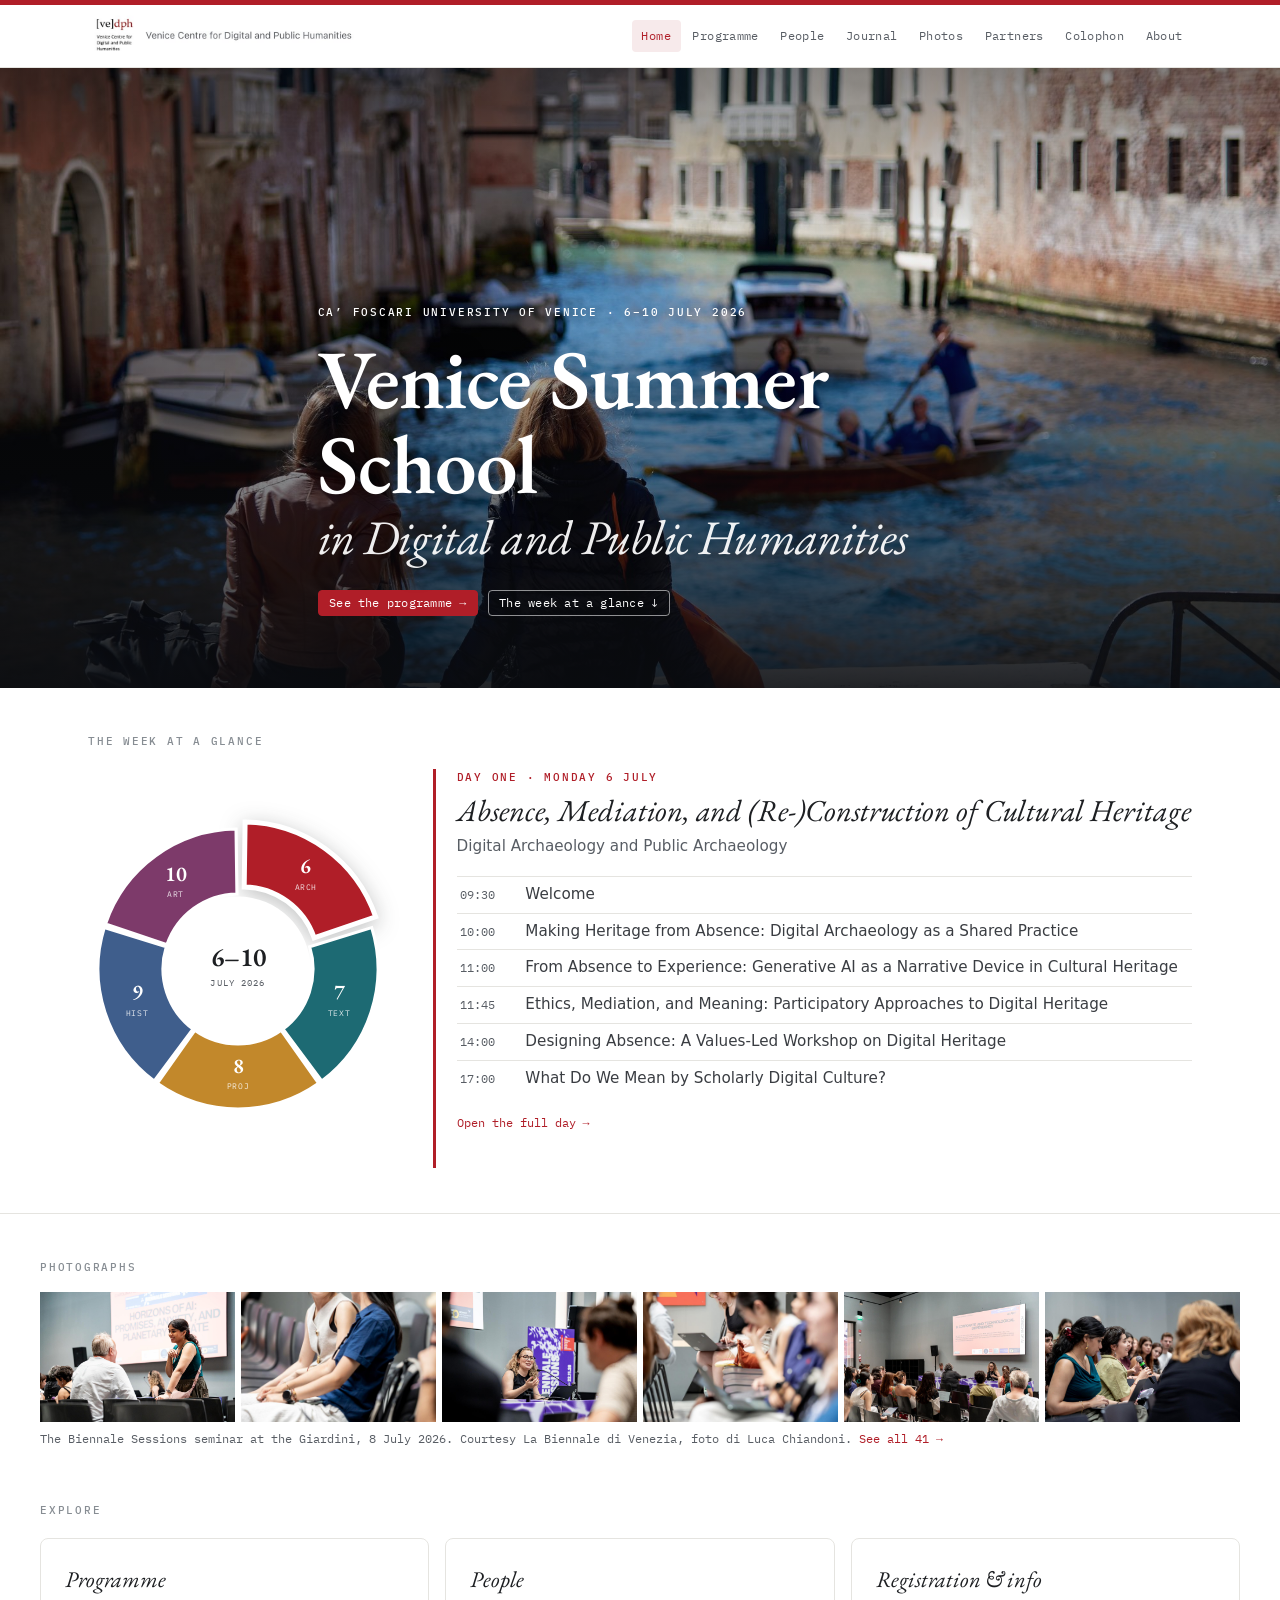
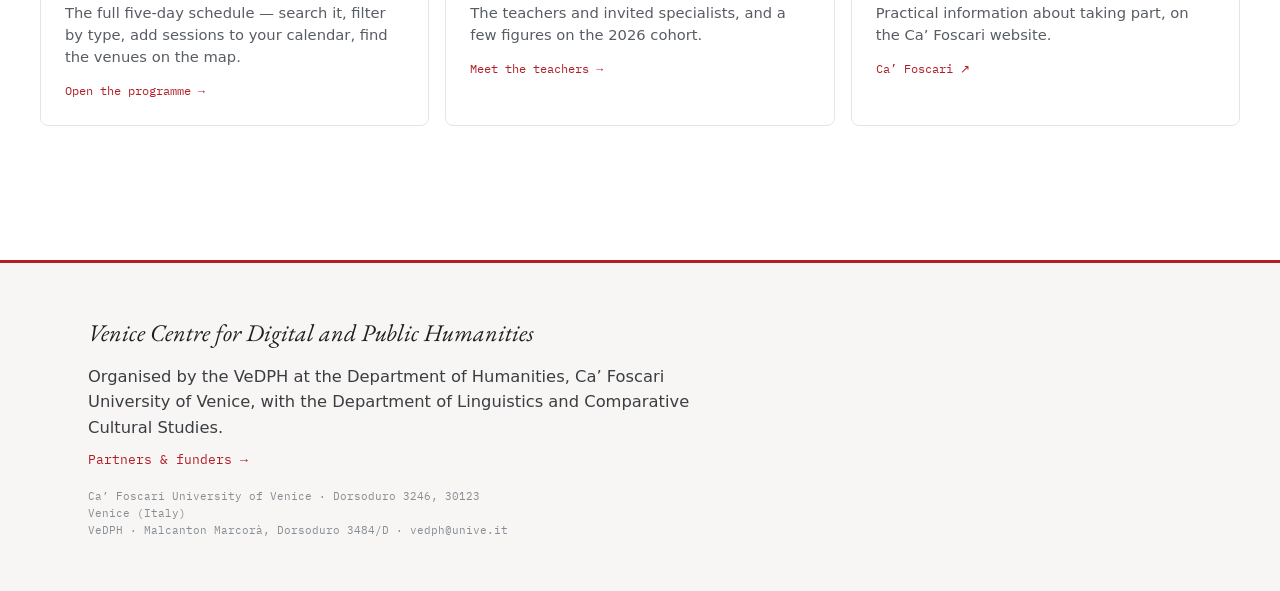
<file: index.html>
<!doctype html>
<html lang="en">
<head>
<meta charset="utf-8">
<meta name="viewport" content="width=device-width, initial-scale=1">
<title>Venice Summer School in Digital and Public Humanities · 6–10 July 2026</title>
<meta name="description" content="Advanced training in the theories, technologies and methods of the digital and public humanities, on the heritage of Venice. Ca' Foscari University of Venice, 6–10 July 2026.">
<meta name="theme-color" content="#b01e28">
<meta name="color-scheme" content="light">
<meta property="og:type" content="website">
<meta property="og:title" content="Venice Summer School in Digital and Public Humanities">
<meta property="og:description" content="Advanced training in digital and public humanities, on the cultural heritage of Venice. 6–10 July 2026, Ca' Foscari.">
<meta property="og:url" content="https://vedph.github.io/vessdph2026/">
<meta property="og:image" content="https://vedph.github.io/vessdph2026/assets/cover.jpg">
<meta property="og:locale" content="en">
<meta name="twitter:card" content="summary_large_image">
<link rel="manifest" href="manifest.webmanifest">
<link rel="icon" href="icons/icon-192.png" sizes="192x192">
<link rel="apple-touch-icon" href="icons/icon-192.png">
<link rel="preload" as="image" href="assets/cover.jpg">
<link rel="preload" as="font" type="font/woff2" href="assets/fonts/eb-garamond-latin-600-normal.woff2" crossorigin>
<link rel="stylesheet" href="assets/style.css">
</head>
<body>
<a class="skip" href="#main">Skip to content</a>
<div class="topbar"></div>
<header class="sitehead"><div class="wrap">
  <a class="brandlock" href="index.html"><img src="assets/logos/site-lockup.png" alt="Venice Centre for Digital and Public Humanities"></a>
  <nav class="sitenav" aria-label="Site">
    <a class="on" aria-current="page" href="index.html">Home</a>
    <a href="programme.html">Programme</a>
    <a href="people.html">People</a>
    <a href="journal.html">Journal</a>
    <a href="gallery.html">Photos</a>
    <a href="partners.html">Partners</a>
    <a href="colophon.html">Colophon</a>
    <a href="about.html">About</a>
  </nav>
</div></header>

<!-- ============================ COVER ============================ -->
<section class="cover">
  <img class="cover-img" src="assets/cover.jpg" alt="Two people sitting on a wall by a Venetian canal, watching boats pass on the water">
  <div class="cover-scrim"></div>
  <div class="cover-inner wrap">
    <p class="cover-kick kicker">Ca’ Foscari University of Venice · 6–10 July 2026</p>
    <h1 class="cover-title">Venice Summer School<em>in Digital and Public Humanities</em></h1>
    <div class="cover-cta">
      <a class="btn solid" href="programme.html">See the programme →</a>
      <a class="btn ghost-light" href="#wheel-section">The week at a glance ↓</a>
    </div>
  </div>
</section>

<main id="main">

  <!-- ============================ AT A GLANCE (wheel) ============================ -->
  <section class="wheel-sec" id="wheel-section">
    <div class="wrap">
      <p class="area kicker">The week at a glance</p>
      <div class="wheel-wrap">
        <div id="wheel"></div>
        <div id="wheel-panel" class="wheel-panel" aria-live="polite"></div>
      </div>
    </div>
  </section>

  <!-- ============================ PHOTOGRAPHS ============================ -->
  <section class="photostrip wrap">
    <p class="kicker">Photographs</p>
    <a class="photostrip-grid" href="gallery.html"
       aria-label="Photographs of the Biennale Sessions seminar, 8 July 2026">
      <!-- To change which photographs appear here, edit the numbers in the file names below. -->
      <img loading="lazy" src="photos/biennale/biennale-2.jpg" alt="">
      <img loading="lazy" src="photos/biennale/biennale-9.jpg" alt="">
      <img loading="lazy" src="photos/biennale/biennale-16.jpg" alt="">
      <img loading="lazy" src="photos/biennale/biennale-24.jpg" alt="">
      <img loading="lazy" src="photos/biennale/biennale-31.jpg" alt="">
      <img loading="lazy" src="photos/biennale/biennale-39.jpg" alt="">
    </a>
    <p class="photostrip-cap">The Biennale Sessions seminar at the Giardini, 8 July 2026.
      Courtesy La Biennale di Venezia, foto di Luca Chiandoni. <a href="gallery.html">See all 41 →</a></p>
  </section>

  <!-- ============================ NAVIGATE ============================ -->
  <section class="navcards wrap">
    <p class="kicker">Explore</p>
    <div class="navcards-grid">
      <a class="navcard" href="programme.html">
        <h2>Programme</h2>
        <p>The full five-day schedule — search it, filter by type, add sessions to your calendar, find the venues on the map.</p>
        <span class="go">Open the programme →</span>
      </a>
      <a class="navcard" href="people.html">
        <h2>People</h2>
        <p>The teachers and invited specialists, and a few figures on the 2026 cohort.</p>
        <span class="go">Meet the teachers →</span>
      </a>
      <a class="navcard" href="https://www.unive.it/data/33113/2/113737" target="_blank" rel="noopener">
        <h2>Registration &amp; info</h2>
        <p>Practical information about taking part, on the Ca’ Foscari website.</p>
        <span class="go">Ca’ Foscari ↗</span>
      </a>
    </div>
  </section>

</main>

<footer class="foot">
  <div class="wrap">
    <h2>Venice Centre for Digital and Public Humanities</h2>
    <p>Organised by the VeDPH at the Department of Humanities, Ca’ Foscari University of Venice,
       with the Department of Linguistics and Comparative Cultural Studies.</p>
    <p class="foot-link"><a href="partners.html">Partners &amp; funders →</a></p>
    <p class="addr">Ca’ Foscari University of Venice · Dorsoduro 3246, 30123 Venice (Italy)<br>
      VeDPH · Malcanton Marcorà, Dorsoduro 3484/D · vedph@unive.it</p>
  </div>
</footer>

<script src="data/program.js"></script>
<script src="assets/app.js"></script>
<script>
  if ('serviceWorker' in navigator &&
      (location.protocol === 'https:' || location.hostname === 'localhost' || location.hostname === '127.0.0.1')) {
    window.addEventListener('load', function () { navigator.serviceWorker.register('sw.js').catch(function(){}); });
  }
</script>
</body>
</html>
</file>
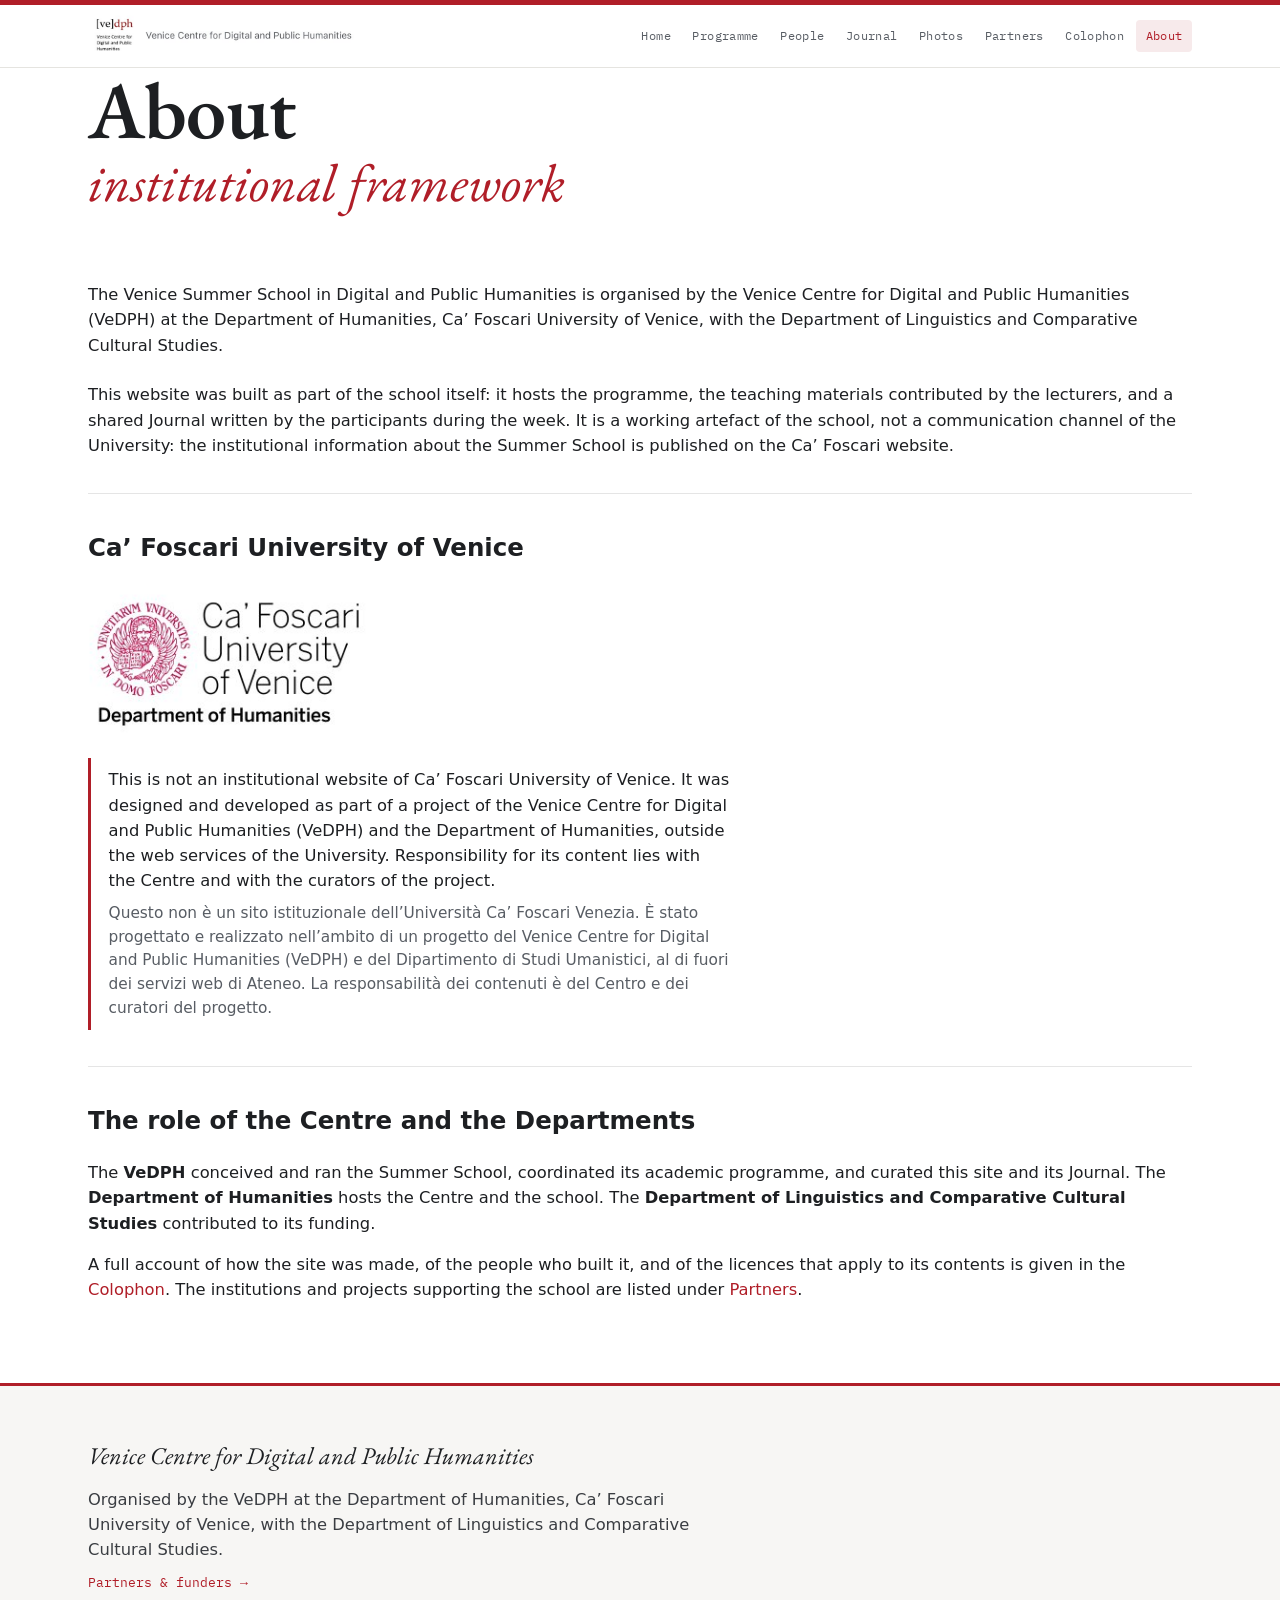
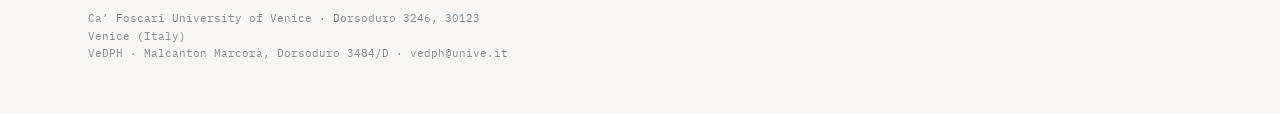
<file: about.html>
<!doctype html>
<html lang="en">
<head>
<meta charset="utf-8">
<meta name="viewport" content="width=device-width, initial-scale=1">
<title>About — Venice Summer School in Digital and Public Humanities 2026</title>
<meta name="description" content="Institutional framework of the Venice Summer School in Digital and Public Humanities: the role of the VeDPH and of Ca' Foscari University of Venice.">
<meta name="theme-color" content="#b01e28">
<meta name="color-scheme" content="light">
<link rel="icon" href="icons/icon-192.png" sizes="192x192">
<link rel="stylesheet" href="assets/style.css">
<style>
  .ab-logo{margin:1.6rem 0 1.4rem}
  .ab-logo img{max-width:280px;height:auto;display:block}
  .ab-note{border-left:3px solid var(--cf-red);padding:.1rem 0 .1rem 1.1rem;margin:1.4rem 0;max-width:62ch}
  .ab-note p{margin:.5rem 0}
  .ab-note .it{color:var(--muted);font-size:.96rem}
  .ab-sep{border:0;border-top:1px solid rgba(0,0,0,.1);margin:2.2rem 0}
</style>
</head>
<body>
<a class="skip" href="#main">Skip to the content</a>
<div class="topbar"></div>
<header class="sitehead"><div class="wrap">
  <a class="brandlock" href="index.html"><img src="assets/logos/site-lockup.png" alt="Venice Centre for Digital and Public Humanities"></a>
  <nav class="sitenav" aria-label="Site">
    <a href="index.html">Home</a>
    <a href="programme.html">Programme</a>
    <a href="people.html">People</a>
    <a href="journal.html">Journal</a>
    <a href="gallery.html">Photos</a>
    <a href="partners.html">Partners</a>
    <a href="colophon.html">Colophon</a>
    <a class="on" aria-current="page" href="about.html">About</a>
  </nav>
</div></header>

<main id="main" class="wrap page">

  <h1 class="title">About<em>institutional framework</em></h1>

  <p class="lede">The Venice Summer School in Digital and Public Humanities is organised by the
    Venice Centre for Digital and Public Humanities (VeDPH) at the Department of Humanities,
    Ca’ Foscari University of Venice, with the Department of Linguistics and Comparative Cultural
    Studies.</p>

  <p>This website was built as part of the school itself: it hosts the programme, the teaching
    materials contributed by the lecturers, and a shared Journal written by the participants during
    the week. It is a working artefact of the school, not a communication channel of the University:
    the institutional information about the Summer School is published on the Ca’ Foscari website.</p>

  <hr class="ab-sep">

  <h2>Ca’ Foscari University of Venice</h2>

  <div class="ab-logo">
    <img src="assets/logos/ca-foscari-humanities.png"
         alt="Università Ca’ Foscari Venezia — Dipartimento di Studi Umanistici">
  </div>

  <div class="ab-note">
    <p>This is not an institutional website of Ca’ Foscari University of Venice. It was designed and
      developed as part of a project of the Venice Centre for Digital and Public Humanities (VeDPH)
      and the Department of Humanities, outside the web services of the University. Responsibility
      for its content lies with the Centre and with the curators of the project.</p>
    <p class="it">Questo non è un sito istituzionale dell’Università Ca’ Foscari Venezia. È stato
      progettato e realizzato nell’ambito di un progetto del Venice Centre for Digital and Public
      Humanities (VeDPH) e del Dipartimento di Studi Umanistici, al di fuori dei servizi web di
      Ateneo. La responsabilità dei contenuti è del Centro e dei curatori del progetto.</p>
  </div>

  <hr class="ab-sep">

  <h2>The role of the Centre and the Departments</h2>

  <p>The <strong>VeDPH</strong> conceived and ran the Summer School, coordinated its academic
    programme, and curated this site and its Journal. The <strong>Department of Humanities</strong>
    hosts the Centre and the school. The <strong>Department of Linguistics and Comparative Cultural
    Studies</strong> contributed to its funding.</p>

  <p>A full account of how the site was made, of the people who built it, and of the licences that
    apply to its contents is given in the <a href="colophon.html">Colophon</a>. The institutions and
    projects supporting the school are listed under <a href="partners.html">Partners</a>.</p>

</main>

<footer class="foot">
  <div class="wrap">
    <h2>Venice Centre for Digital and Public Humanities</h2>
    <p>Organised by the VeDPH at the Department of Humanities, Ca’ Foscari University of Venice,
       with the Department of Linguistics and Comparative Cultural Studies.</p>
    <p class="foot-link"><a href="partners.html">Partners &amp; funders →</a></p>
    <p class="addr">Ca’ Foscari University of Venice · Dorsoduro 3246, 30123 Venice (Italy)<br>
      VeDPH · Malcanton Marcorà, Dorsoduro 3484/D · vedph@unive.it</p>
  </div>
</footer>

<script src="data/program.js"></script>
<script src="assets/app.js"></script>
<script>
  if ('serviceWorker' in navigator &&
      (location.protocol === 'https:' || location.hostname === 'localhost' || location.hostname === '127.0.0.1')) {
    window.addEventListener('load', function () { navigator.serviceWorker.register('sw.js').catch(function(){}); });
  }
</script>
</body>
</html>
</file>
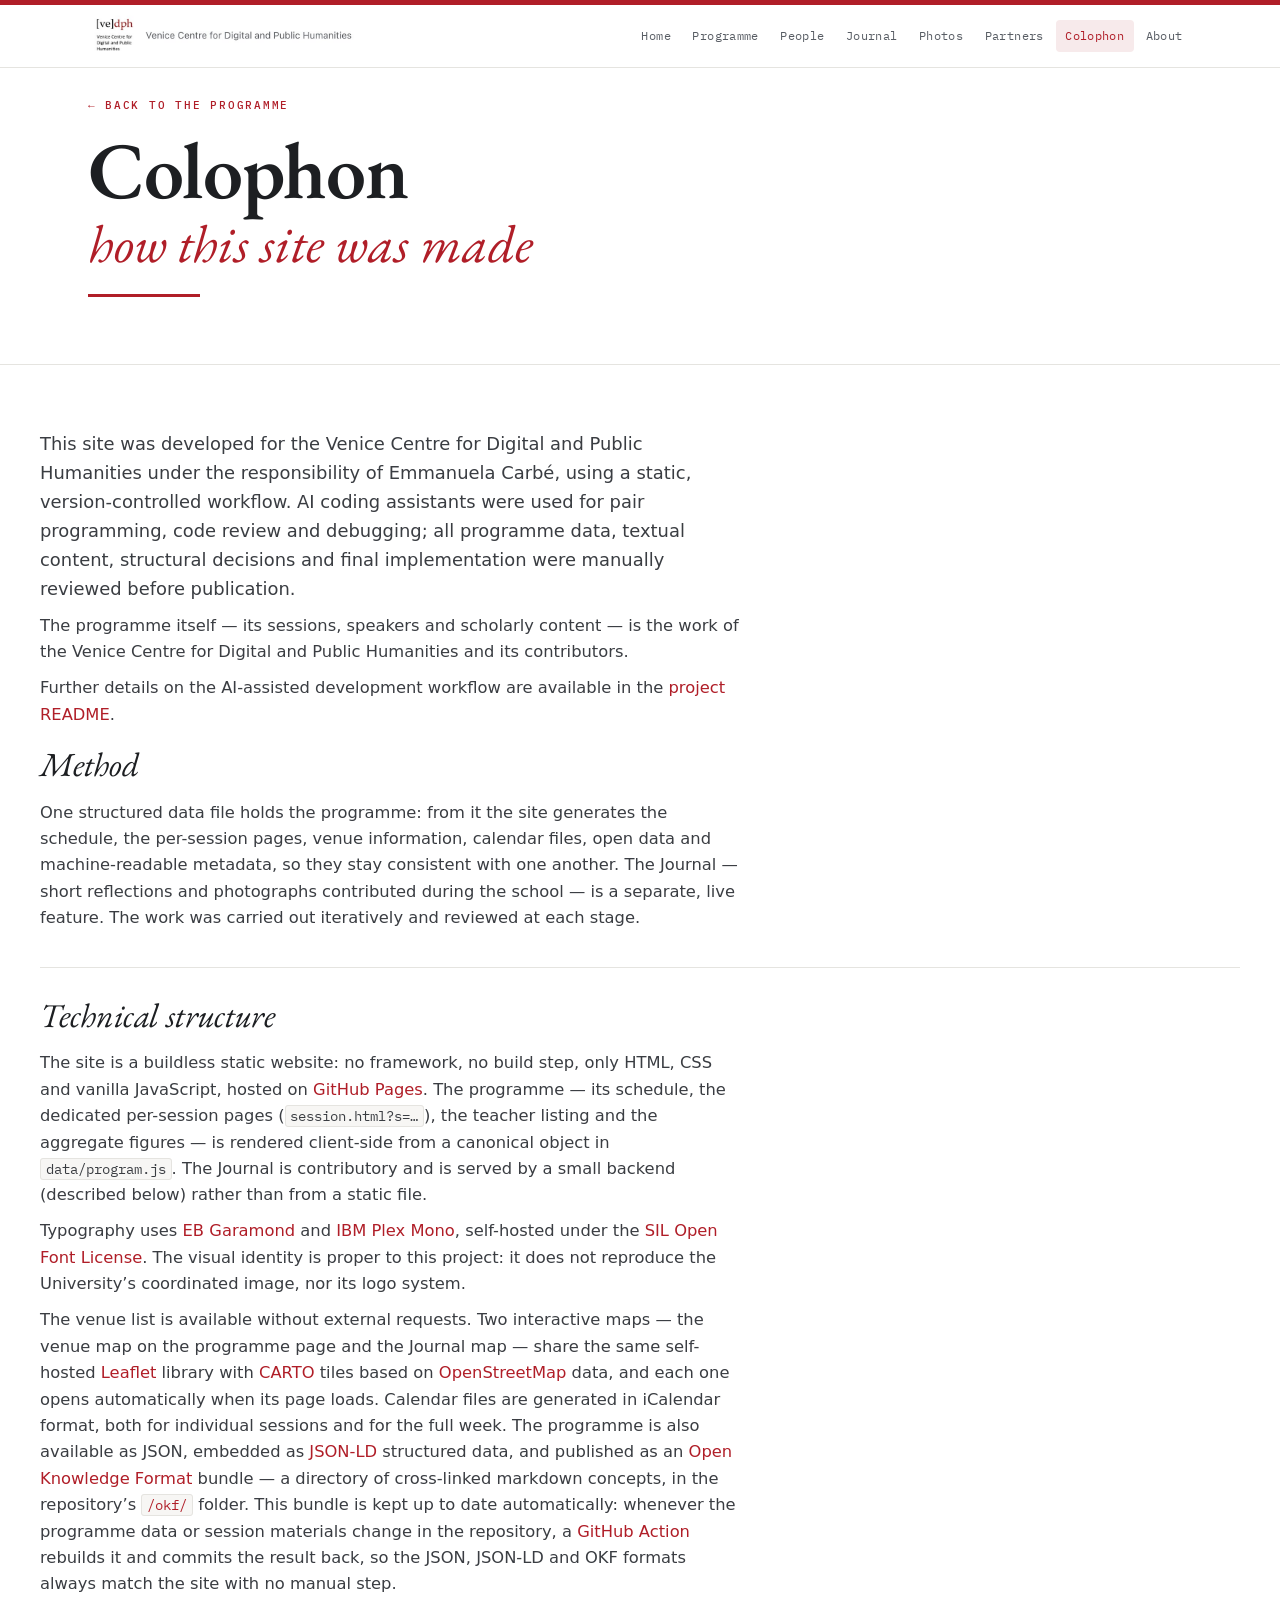
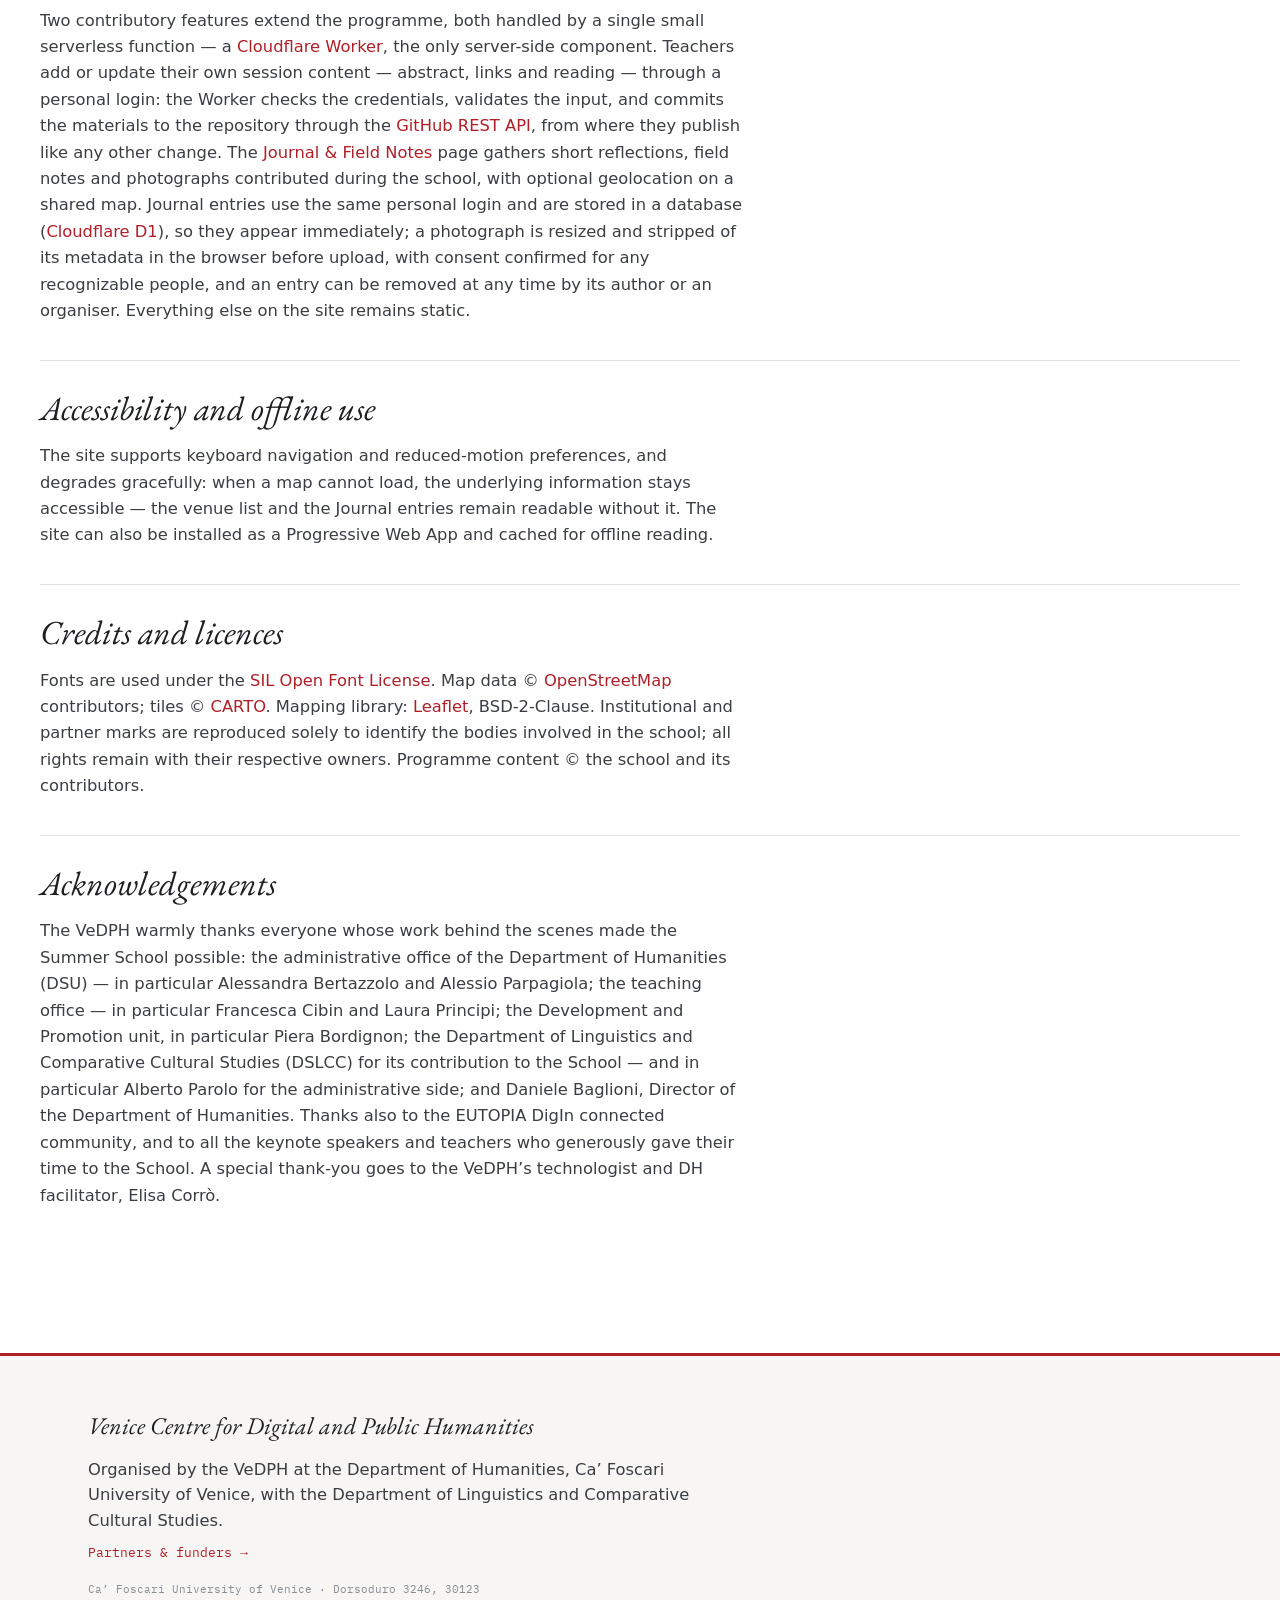
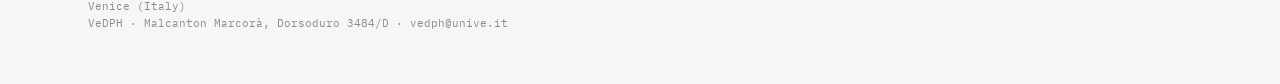
<file: colophon.html>
<!doctype html>
<html lang="en">
<head>
<meta charset="utf-8">
<meta name="viewport" content="width=device-width, initial-scale=1">
<title>Colophon — Venice Summer School in Digital and Public Humanities 2026</title>
<meta name="description" content="How this site was made: author, method and technologies.">
<meta name="theme-color" content="#b01e28">
<meta name="color-scheme" content="light">
<link rel="icon" href="icons/icon-192.png" sizes="192x192">
<link rel="stylesheet" href="assets/style.css">
</head>
<body>
<a class="skip" href="#main">Skip to the content</a>
<div class="topbar"></div>
<header class="sitehead"><div class="wrap">
  <a class="brandlock" href="index.html"><img src="assets/logos/site-lockup.png" alt="Venice Centre for Digital and Public Humanities"></a>
  <nav class="sitenav" aria-label="Site">
    <a href="index.html">Home</a>
    <a href="programme.html">Programme</a>
    <a href="people.html">People</a>
    <a href="journal.html">Journal</a>
    <a href="gallery.html">Photos</a>
    <a href="partners.html">Partners</a>
    <a class="on" aria-current="page" href="colophon.html">Colophon</a>
    <a href="about.html">About</a>
  </nav>
</div></header>

<header class="masthead">
  <div class="wrap">
    <p class="eyebrow kicker"><a href="programme.html">← Back to the programme</a></p>
    <h1 class="title">Colophon<em>how this site was made</em></h1>
    <div class="title-rule"></div>
  </div>
</header>

<main id="main">
  <section class="colo wrap">
    <p class="colo-lead">This site was developed for the Venice Centre for Digital and Public
      Humanities under the responsibility of Emmanuela Carbé, using a static,
      version-controlled workflow. AI coding assistants were used for pair programming, code review
      and debugging; all programme data, textual content, structural decisions and final
      implementation were manually reviewed before publication.</p>

    <p>The programme itself — its sessions, speakers and scholarly content — is the work of the
      Venice Centre for Digital and Public Humanities and its contributors.</p>

    <p>Further details on the AI-assisted development workflow are available in the
      <a href="https://github.com/vedph/vessdph2026/blob/main/README.md" target="_blank" rel="noopener">project README</a>.</p>

    <h2>Method</h2>
    <p>One structured data file holds the programme: from it the site generates the schedule, the
      per-session pages, venue information, calendar files, open data and machine-readable
      metadata, so they stay consistent with one another. The Journal — short reflections and
      photographs contributed during the school — is a separate, live feature. The work was carried
      out iteratively and reviewed at each stage.</p>

    <h2>Technical structure</h2>
    <p>The site is a buildless static website: no framework, no build step, only HTML, CSS and vanilla
      JavaScript, hosted on <a href="https://pages.github.com/" target="_blank" rel="noopener">GitHub Pages</a>.
      The programme — its schedule, the dedicated per-session pages (<code>session.html?s=…</code>), the
      teacher listing and the aggregate figures — is rendered client-side from a canonical object in
      <code>data/program.js</code>. The Journal is contributory and is served by a small backend
      (described below) rather than from a static file.</p>
    <p>Typography uses <a href="https://fonts.google.com/specimen/EB+Garamond" target="_blank" rel="noopener">EB Garamond</a>
      and <a href="https://www.ibm.com/plex/" target="_blank" rel="noopener">IBM Plex Mono</a>, self-hosted under
      the <a href="https://openfontlicense.org/" target="_blank" rel="noopener">SIL Open Font License</a>.
      The visual identity is proper to this project: it does not reproduce the University’s
      coordinated image, nor its logo system.</p>
    <p>The venue list is available without external requests. Two interactive maps — the venue map on the
      programme page and the Journal map — share the same
      self-hosted <a href="https://leafletjs.com/" target="_blank" rel="noopener">Leaflet</a> library with
      <a href="https://carto.com/basemaps/" target="_blank" rel="noopener">CARTO</a> tiles based on
      <a href="https://www.openstreetmap.org/copyright" target="_blank" rel="noopener">OpenStreetMap</a> data,
      and each one opens automatically when its page loads. Calendar files are generated in iCalendar format,
      both for individual sessions and for the full week. The programme is also available as JSON, embedded as
      <a href="https://json-ld.org/" target="_blank" rel="noopener">JSON-LD</a> structured data, and published
      as an <a href="https://github.com/GoogleCloudPlatform/knowledge-catalog/tree/main/okf" target="_blank" rel="noopener">Open
      Knowledge Format</a> bundle — a directory of cross-linked markdown concepts, in the repository’s
      <a href="https://github.com/vedph/vessdph2026/tree/main/okf" target="_blank" rel="noopener"><code>/okf/</code></a> folder.
      This bundle is kept up to date automatically: whenever the programme data or session materials change in
      the repository, a <a href="https://github.com/vedph/vessdph2026/actions" target="_blank" rel="noopener">GitHub
      Action</a> rebuilds it and commits the result back, so the JSON, JSON-LD and OKF formats always match the
      site with no manual step.</p>
    <p>Two contributory features extend the programme, both handled by a single small serverless function — a
      <a href="https://workers.cloudflare.com/" target="_blank" rel="noopener">Cloudflare Worker</a>, the only
      server-side component. Teachers add or update their own session content — abstract, links and reading —
      through a personal login: the Worker checks the credentials, validates the input, and commits the materials
      to the repository through the <a href="https://docs.github.com/rest" target="_blank" rel="noopener">GitHub
      REST API</a>, from where they publish like any other change. The
      <a href="journal.html">Journal &amp; Field Notes</a> page gathers short reflections, field notes and
      photographs contributed during the school, with optional geolocation on a shared map. Journal entries use
      the same personal login and are stored in a database (<a href="https://developers.cloudflare.com/d1/" target="_blank" rel="noopener">Cloudflare
      D1</a>), so they appear immediately; a photograph is resized and stripped of its metadata in the browser
      before upload, with consent confirmed for any recognizable people, and an entry can be removed at any time
      by its author or an organiser. Everything else on the site remains static.</p>

    <h2>Accessibility and offline use</h2>
    <p>The site supports keyboard navigation and reduced-motion preferences, and degrades gracefully:
      when a map cannot load, the underlying information stays accessible — the venue list and the Journal
      entries remain readable without it. The site can also be installed as
      a Progressive Web App and cached for offline reading.</p>

    <h2>Credits and licences</h2>
    <p>Fonts are used under the <a href="https://openfontlicense.org/" target="_blank" rel="noopener">SIL Open Font License</a>.
      Map data © <a href="https://www.openstreetmap.org/copyright" target="_blank" rel="noopener">OpenStreetMap</a>
      contributors; tiles © <a href="https://carto.com/" target="_blank" rel="noopener">CARTO</a>.
      Mapping library: <a href="https://leafletjs.com/" target="_blank" rel="noopener">Leaflet</a>, BSD-2-Clause.
      Institutional and partner marks are reproduced solely to identify the bodies involved in the
      school; all rights remain with their respective owners.
      Programme content © the school and its contributors.</p>

    <h2>Acknowledgements</h2>
    <p>The VeDPH warmly thanks everyone whose work behind the scenes made the Summer School
      possible: the administrative office of the Department of Humanities (DSU) — in particular
      Alessandra Bertazzolo and Alessio Parpagiola; the teaching office — in particular
      Francesca Cibin and Laura Principi; the Development and Promotion unit, in particular Piera
      Bordignon; the Department of Linguistics and Comparative Cultural Studies (DSLCC) for its
      contribution to the School — and in particular Alberto Parolo for the administrative side; and
      Daniele Baglioni, Director of the Department of
      Humanities. Thanks also to the EUTOPIA DigIn connected community, and to all the keynote
      speakers and teachers who generously gave their time to the School. A special thank-you goes
      to the VeDPH’s technologist and DH facilitator, Elisa Corrò.</p>

  
  </section>
</main>

<footer class="foot">
  <div class="wrap">
    <h2>Venice Centre for Digital and Public Humanities</h2>
    <p>Organised by the VeDPH at the Department of Humanities, Ca’ Foscari University of Venice,
       with the Department of Linguistics and Comparative Cultural Studies.</p>
    <p class="foot-link"><a href="partners.html">Partners &amp; funders →</a></p>
    <p class="addr">Ca’ Foscari University of Venice · Dorsoduro 3246, 30123 Venice (Italy)<br>
      VeDPH · Malcanton Marcorà, Dorsoduro 3484/D · vedph@unive.it</p>
  </div>
</footer>

<script src="data/program.js"></script>
<script src="assets/app.js"></script>
<script>
  if ('serviceWorker' in navigator &&
      (location.protocol === 'https:' || location.hostname === 'localhost' || location.hostname === '127.0.0.1')) {
    window.addEventListener('load', function () { navigator.serviceWorker.register('sw.js').catch(function(){}); });
  }
</script>
</body>
</html>
</file>
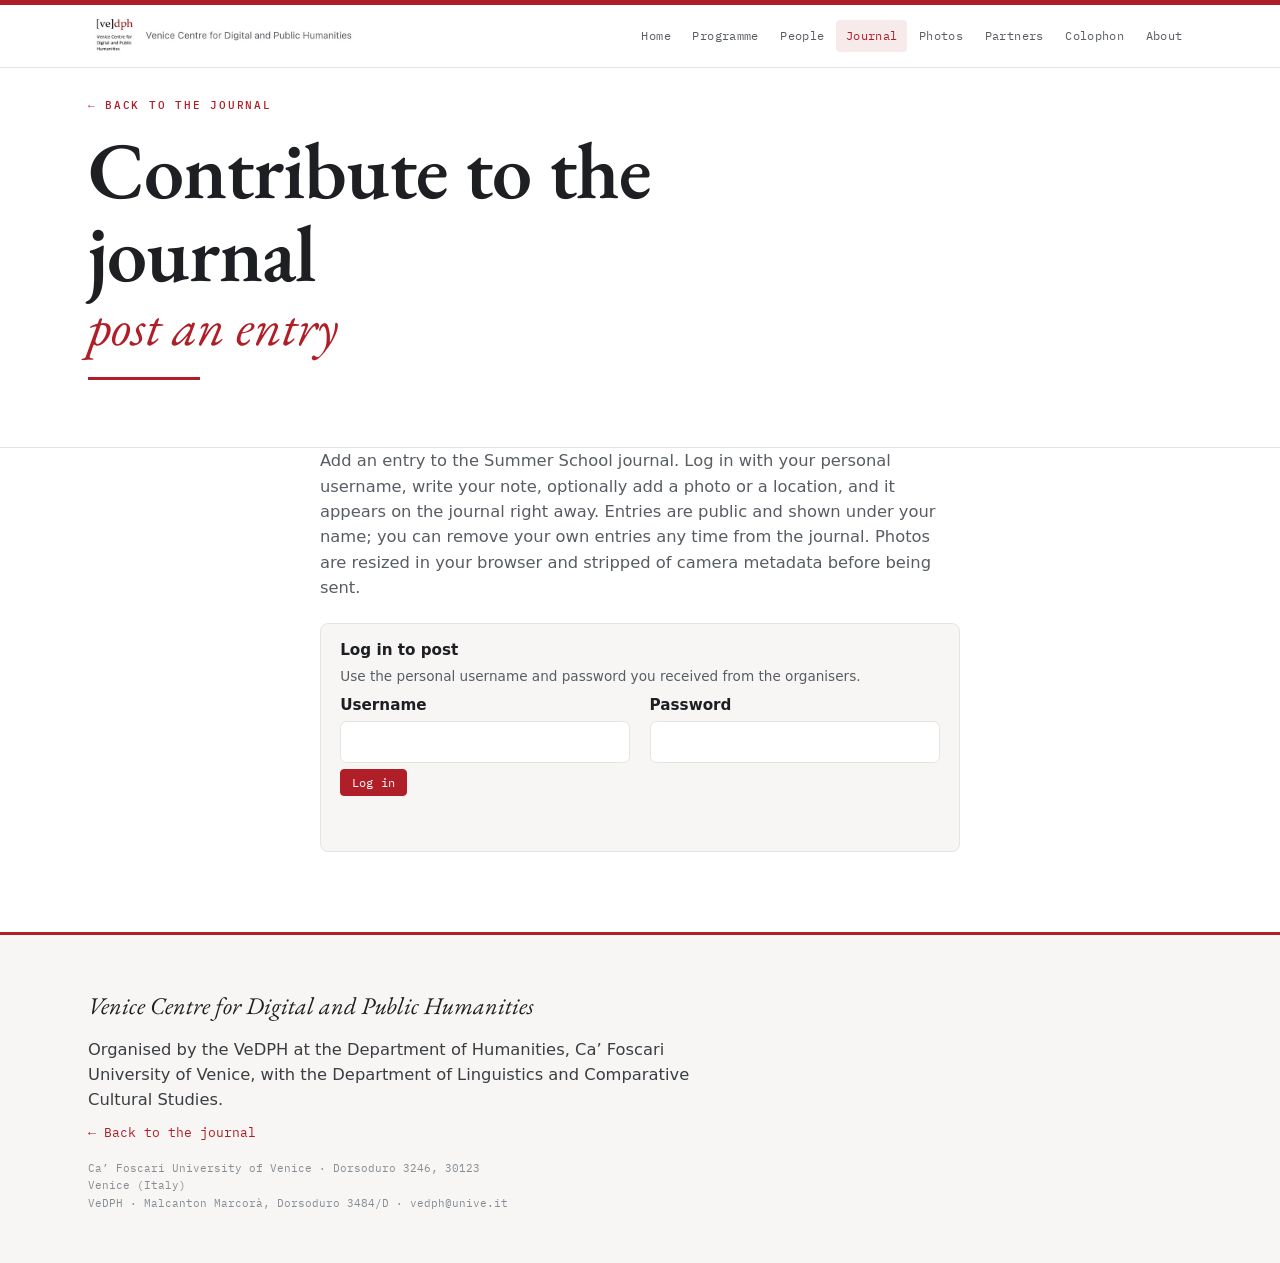
<file: contribute-journal.html>
<!doctype html>
<html lang="en">
<head>
<meta charset="utf-8">
<meta name="viewport" content="width=device-width, initial-scale=1">
<title>Contribute to the Journal — Venice Summer School in Digital and Public Humanities 2026</title>
<meta name="description" content="Log in and add an entry to the Venice Summer School journal: a note, a photo, a reflection. Photos are resized in your browser before being posted.">
<meta name="theme-color" content="#b01e28">
<meta name="color-scheme" content="light">
<meta name="robots" content="noindex">
<link rel="icon" href="icons/icon-192.png" sizes="192x192">
<link rel="stylesheet" href="assets/style.css">
<style>
  .jc{max-width:46rem}
  .jc-lead{color:var(--muted);margin:0 0 1.4rem}
  .jc-field{margin:0 0 1.4rem}
  .jc-field>label,.jc-leg{display:block;font:600 .95rem/1.3 var(--sans);margin:0 0 .35rem}
  .jc-hint{color:var(--muted);font-size:.85rem;margin:0 0 .5rem}
  .jc-opt{font-weight:400;color:var(--muted);font-size:.85rem}
  .jc-field input[type=text],.jc-field input[type=password],.jc-field textarea,.jc-field select{
    width:100%;padding:.55rem .65rem;font:1rem/1.4 var(--sans);border:1px solid var(--rule);
    border-radius:.4rem;background:#fff;color:var(--ink);box-sizing:border-box}
  .jc-field textarea{resize:vertical;min-height:5.5rem}
  .jc-drop{border:1.5px dashed var(--rule);border-radius:.5rem;padding:1.4rem;text-align:center;
    color:var(--muted);cursor:pointer;background:var(--paper-2);font-size:.92rem}
  .jc-drop:hover,.jc-drop.drag{border-color:var(--cf-red);color:var(--cf-red);background:var(--cf-red-wash)}
  .jc-drop u{text-decoration:underline}
  .jc-preview{display:flex;align-items:center;gap:.7rem;margin:.7rem 0 0;padding:.5rem .6rem;
    border:1px solid var(--rule);border-radius:.5rem;background:#fff}
  .jc-preview img{width:64px;height:64px;object-fit:cover;border-radius:.35rem;border:1px solid var(--rule)}
  .jc-pinfo{flex:1 1 auto;font:0.8rem var(--mono);color:var(--muted)}
  .ed-x{flex:0 0 auto;border:1px solid var(--rule);background:#fff;color:var(--muted);
    border-radius:.4rem;width:2rem;height:2rem;cursor:pointer;font-size:1rem;line-height:1}
  .ed-x:hover{border-color:var(--cf-red);color:var(--cf-red)}
  .jc-row{display:flex;gap:1.2rem;flex-wrap:wrap}
  .jc-row .jc-field{flex:1 1 14rem;margin-bottom:0}
  .jc-coords{font:0.82rem var(--mono);color:var(--cf-red);margin:.5rem 0 0;min-height:1.1em}
  #jc-pickmap{height:300px;width:100%;border:1px solid var(--rule-strong);border-radius:6px;overflow:hidden;margin:.6rem 0 0}
  .jc-pin{background:transparent;border:0;line-height:0}
  .jc-pin svg{display:block;filter:drop-shadow(0 1px 2px rgba(0,0,0,.4))}
  .jc-loc-tools{display:flex;flex-wrap:wrap;align-items:center;gap:.6rem;margin:.55rem 0 0}
  .btn.small{padding:.35rem .75rem;font-size:.85rem}
  .jc-out{border-top:1px solid var(--rule);margin-top:2rem;padding-top:1.4rem;display:flex;gap:.7rem;flex-wrap:wrap;align-items:center}
  .jc-status{flex-basis:100%;font-size:.9rem;margin:.6rem 0 0;min-height:1.2em}
  .jc-status.err{color:var(--cf-red)}
  .jc-status.ok{color:#1a7a3a;font-weight:600}
  .jc-status.ok a{color:#1a7a3a}
  .jc-status.busy{color:var(--muted)}
  .jc-login{background:var(--paper-2);border:1px solid var(--rule);border-radius:8px;padding:1.1rem 1.2rem;margin:0 0 1.8rem}
  .jc-login .jc-row{margin:0 0 .4rem}
  .jc-signed{font-size:.9rem;color:#1a7a3a;font-weight:600;margin:0 0 1.4rem}
  .jc-consent-check{display:flex;gap:.5rem;align-items:flex-start;margin:.85rem 0 0;font:400 .88rem/1.45 var(--sans);color:var(--ink)}
  .jc-consent-check input{margin-top:.2rem;flex:0 0 auto}
  .btn.ghost{background:#fff;border:1px solid var(--rule);color:var(--ink)}
  .btn.ghost:hover{border-color:var(--cf-red);color:var(--cf-red)}
</style>
</head>
<body>
<a class="skip" href="#main">Skip to the content</a>
<div class="topbar"></div>
<header class="sitehead"><div class="wrap">
  <a class="brandlock" href="index.html"><img src="assets/logos/site-lockup.png" alt="Venice Centre for Digital and Public Humanities"></a>
  <nav class="sitenav" aria-label="Site">
    <a href="index.html">Home</a>
    <a href="programme.html">Programme</a>
    <a href="people.html">People</a>
    <a class="on" aria-current="page" href="journal.html">Journal</a>
    <a href="gallery.html">Photos</a>
    <a href="partners.html">Partners</a>
    <a href="colophon.html">Colophon</a>
    <a href="about.html">About</a>
  </nav>
</div></header>

<header class="masthead">
  <div class="wrap">
    <p class="eyebrow kicker"><a href="journal.html">&larr; Back to the journal</a></p>
    <h1 class="title">Contribute to the journal<em>post an entry</em></h1>
    <div class="title-rule"></div>
  </div>
</header>

<main id="main">
  <section class="jc wrap">
    <p class="jc-lead">Add an entry to the Summer School journal. Log in with your personal username,
      write your note, optionally add a photo or a location, and it appears on the journal right away.
      Entries are public and shown under your name; you can remove your own entries any time from the
      journal. Photos are resized in your browser and stripped of camera metadata before being sent.</p>

    <div class="jc-login" id="jc-login">
      <p class="jc-leg">Log in to post</p>
      <p class="jc-hint">Use the personal username and password you received from the organisers.</p>
      <div class="jc-row">
        <div class="jc-field"><label for="jc-u">Username</label>
          <input id="jc-u" type="text" autocomplete="username" autocapitalize="off" spellcheck="false"></div>
        <div class="jc-field"><label for="jc-p">Password</label>
          <input id="jc-p" type="password" autocomplete="current-password"></div>
      </div>
      <div class="jc-out" style="border:0;margin:0;padding:0">
        <button type="button" class="btn solid" id="jc-login-btn">Log in</button>
        <p class="jc-status" id="jc-login-status" role="status" aria-live="polite"></p>
      </div>
    </div>

    <div id="jc-form" hidden>
      <p class="jc-signed" id="jc-signed"></p>

      <div class="jc-field">
        <label for="jc-chapter">Which part of the journey?</label>
        <select id="jc-chapter">
          <option value="before">Before — getting ready</option>
          <option value="onway">On our way — travelling to Venice</option>
          <option value="school" selected>At the Summer school</option>
          <option value="home">Heading home</option>
          <option value="after">Afterwards</option>
        </select>
      </div>

      <div class="jc-field" id="jc-session-field">
        <label for="jc-session">Related session <span class="jc-opt">(optional)</span></label>
        <p class="jc-hint">Attach this entry to a moment in the programme, or leave it as a general note.</p>
        <select id="jc-session"><option value="">— a general note —</option></select>
      </div>

      <div class="jc-field">
        <label for="jc-title">Title <span class="jc-opt">(optional)</span></label>
        <input id="jc-title" type="text" maxlength="120" placeholder="e.g. Walk to the Zattere">
      </div>

      <div class="jc-field">
        <label for="jc-note">Your note</label>
        <p class="jc-hint">A short reflection, a field note, or a line about the photo.</p>
        <textarea id="jc-note" maxlength="4000"></textarea>
      </div>

      <div class="jc-field">
        <label>Photograph <span class="jc-opt">(optional)</span></label>
        <p class="jc-hint">JPG, PNG or WebP. Resized to 1200&nbsp;px and re-encoded, so camera metadata (including GPS) is removed.</p>
        <div id="jc-drop" class="jc-drop" tabindex="0" role="button" aria-label="Add a photo">
          <input id="jc-file" type="file" accept="image/jpeg,image/png,image/webp,.jpg,.jpeg,.png,.webp" hidden>
          <span>Drag a photo here, or <u>browse</u></span>
        </div>
        <div id="jc-preview" class="jc-preview" hidden></div>
        <label class="jc-consent-check" id="jc-consent-wrap" hidden>
          <input type="checkbox" id="jc-consent">
          <span>Anyone recognizable in this photo has agreed to it being shown. I will not post photos of
            other participants without their consent.</span>
        </label>
      </div>

      <div class="jc-field">
        <label>Location <span class="jc-opt">(optional)</span></label>
        <p class="jc-hint">Place a pin anywhere on the map so the entry shows on the journal map &mdash; not only where you are. Click to drop the pin, drag it to fine-tune.</p>
        <button type="button" class="btn ghost" id="jc-loc-toggle">&#128205; Add a location on the map</button>
        <div id="jc-loc" hidden>
          <div id="jc-pickmap"></div>
          <div class="jc-loc-tools">
            <button type="button" class="btn ghost small" id="jc-geo">Use my current location</button>
            <button type="button" class="btn ghost small" id="jc-loc-clear">Clear pin</button>
            <span class="jc-coords" id="jc-coords"></span>
          </div>
        </div>
      </div>

      <div class="jc-out">
        <button type="button" class="btn solid" id="jc-post">Post to the journal</button>
        <button type="button" class="btn ghost" id="jc-logout2">Log out</button>
        <p class="jc-status" id="jc-status" role="status" aria-live="polite"></p>
      </div>
    </div>
  </section>
</main>

<footer class="foot">
  <div class="wrap">
    <h2>Venice Centre for Digital and Public Humanities</h2>
    <p>Organised by the VeDPH at the Department of Humanities, Ca&rsquo; Foscari University of Venice,
       with the Department of Linguistics and Comparative Cultural Studies.</p>
    <p class="foot-link"><a href="journal.html">&larr; Back to the journal</a></p>
    <p class="addr">Ca&rsquo; Foscari University of Venice &middot; Dorsoduro 3246, 30123 Venice (Italy)<br>
      VeDPH &middot; Malcanton Marcor&agrave;, Dorsoduro 3484/D &middot; vedph@unive.it</p>
  </div>
</footer>

<script src="data/program.js"></script>
<script src="assets/journal-contribute.js"></script>
<script>
  if ('serviceWorker' in navigator &&
      (location.protocol === 'https:' || location.hostname === 'localhost' || location.hostname === '127.0.0.1')) {
    window.addEventListener('load', function () { navigator.serviceWorker.register('sw.js').catch(function(){}); });
  }
</script>
</body>
</html>
</file>
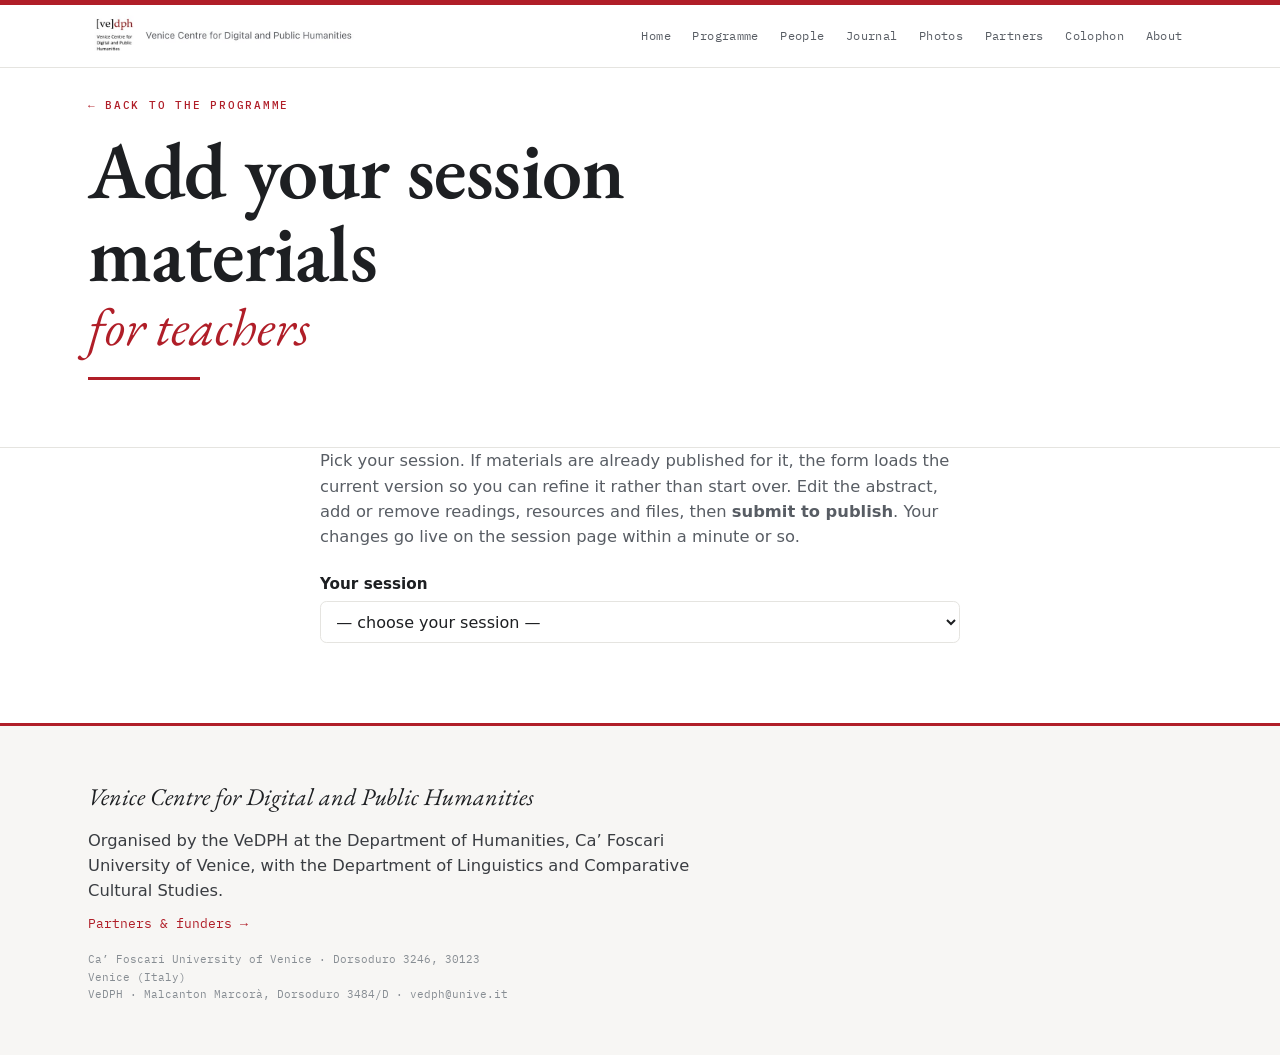
<file: contribute.html>
<!doctype html>
<html lang="en">
<head>
<meta charset="utf-8">
<meta name="viewport" content="width=device-width, initial-scale=1">
<title>Add your session materials — Venice Summer School in Digital and Public Humanities 2026</title>
<meta name="description" content="For teachers: add your session's abstract, links and reading, and publish them to the website.">
<meta name="theme-color" content="#b01e28">
<meta name="color-scheme" content="light">
<meta name="robots" content="noindex">
<link rel="icon" href="icons/icon-192.png" sizes="192x192">
<link rel="stylesheet" href="assets/style.css">
<style>
  .ed{max-width:46rem}
  .ed-lead{color:var(--muted);margin:0 0 1.6rem}
  .ed-pick{margin:0 0 1.4rem}
  .ed-pick label,.ed-field>label{display:block;font:600 .95rem/1.3 var(--sans);margin:0 0 .4rem}
  .ed-pick select{width:100%;padding:.6rem .7rem;font:1rem/1.3 var(--sans);
    border:1px solid var(--rule);border-radius:.4rem;background:#fff;color:var(--ink)}
  .ed-facts{background:var(--paper-2);border:1px solid var(--rule);border-radius:.5rem;
    padding:.9rem 1rem;margin:0 0 1.6rem;font-size:.92rem}
  .ed-facts dt{font:600 .7rem/1 var(--mono);letter-spacing:.06em;text-transform:uppercase;
    color:var(--muted);margin:.5rem 0 .15rem}
  .ed-facts dt:first-child{margin-top:0}
  .ed-facts dd{margin:0;color:var(--ink)}
  .ed-choose{background:var(--cf-red-wash);border:1px solid var(--rule);border-radius:.5rem;
    padding:.85rem 1rem;margin:0 0 1.6rem;font-size:.9rem;line-height:1.5}
  .ed-choose:empty{display:none}
  .ed-choose p{margin:0 0 .4rem}.ed-choose p:last-child{margin:0}
  .ed-choose a{color:var(--cf-red);font-weight:600}
  .ed-choose .ed-choose-see a{font-weight:500;font-size:.85rem}
  .ed-field{margin:0 0 1.5rem}
  .ed-hint{color:var(--muted);font-size:.85rem;margin:0 0 .5rem}
  .ed-field textarea,.ed-row input{width:100%;padding:.55rem .65rem;font:1rem/1.4 var(--sans);
    border:1px solid var(--rule);border-radius:.4rem;background:#fff;color:var(--ink);box-sizing:border-box}
  .ed-field textarea{resize:vertical;min-height:5.5rem}
  .ed-row{display:flex;gap:.5rem;margin:0 0 .5rem;align-items:center}
  .ed-row .ed-lab{flex:0 0 12rem}
  .ed-row .ed-x{flex:0 0 auto;border:1px solid var(--rule);background:#fff;color:var(--muted);
    border-radius:.4rem;width:2rem;height:2rem;cursor:pointer;font-size:1rem;line-height:1}
  .ed-row .ed-x:hover{border-color:var(--cf-red);color:var(--cf-red)}
  @media (max-width:34rem){.ed-row{flex-wrap:wrap}.ed-row .ed-lab{flex-basis:100%}}
  .ed-add{margin-top:.2rem;background:none;border:1px dashed var(--rule);color:var(--cf-red);
    padding:.4rem .7rem;border-radius:.4rem;cursor:pointer;font:600 .85rem/1 var(--sans)}
  .ed-add:hover{border-color:var(--cf-red)}
  .ed-out{border-top:1px solid var(--rule);margin-top:2rem;padding-top:1.4rem;
    display:flex;gap:.6rem;flex-wrap:wrap;align-items:center}
  .ed-note{flex-basis:100%;color:var(--muted);font-size:.85rem;margin:.4rem 0 0}
  .ed-out-note{flex-basis:100%;color:var(--muted);font-size:.85rem;line-height:1.5;margin:0 0 .2rem;order:-1}
  .ed-note code{font:0.82rem var(--mono);background:var(--paper-2);padding:.1rem .35rem;border-radius:.25rem}
  .ed-ok{color:var(--cf-red);font-weight:600}
  .ed-opt{font-weight:400;color:var(--muted);font-size:.85rem}
  .ed-drop{border:1.5px dashed var(--rule);border-radius:.5rem;padding:1.1rem;text-align:center;
    color:var(--muted);cursor:pointer;background:var(--paper-2);font-size:.9rem}
  .ed-drop:hover,.ed-drop.drag{border-color:var(--cf-red);color:var(--cf-red);background:var(--cf-red-wash)}
  .ed-drop u{text-decoration:underline}
  .ed-filelist{list-style:none;margin:.6rem 0 0;padding:0}
  .ed-filelist li{display:flex;align-items:center;gap:.5rem;padding:.4rem .6rem;
    border:1px solid var(--rule);border-radius:.4rem;margin:.35rem 0;font-size:.88rem;background:#fff}
  .ed-filelist .fn{flex:1 1 auto;overflow:hidden;text-overflow:ellipsis;white-space:nowrap}
  .ed-filelist .fs{flex:0 0 auto;color:var(--muted);font:0.78rem var(--mono)}
  .ed-consent{color:var(--muted);font-size:.85rem;line-height:1.5;margin:.8rem 0 0}
  .ed-submit{border-top:1px solid var(--rule);margin-top:2rem;padding-top:1.4rem}
  .ed-submit>label{display:block;font:600 .95rem/1.3 var(--sans);margin:0 0 .3rem}
  .ed-submit input{width:100%;max-width:18rem;padding:.55rem .65rem;font:1rem/1.4 var(--sans);
    border:1px solid var(--rule);border-radius:.4rem;background:#fff;color:var(--ink);box-sizing:border-box;margin:0 0 .9rem}
  .ed-status{font-size:.9rem;margin:.7rem 0 0;min-height:1.2em}
  .ed-status.err{color:var(--cf-red)}
  .ed-status.ok{color:#1a7a3a;font-weight:600}
  .ed-status.busy{color:var(--muted)}
  .ed-rev{background:var(--cf-red-wash);border:1px solid var(--cf-red);border-radius:.5rem;
    padding:.7rem .95rem;margin:0 0 1.5rem;font-size:.88rem;line-height:1.5;color:var(--ink)}
  .ed-rev strong{color:var(--cf-red)}
  .ed-srow{border:1px solid var(--rule);border-radius:.45rem;padding:.6rem .7rem;background:#fff;
    margin:0 0 .6rem;position:relative}
  .ed-srow input{width:100%;padding:.45rem .55rem;font:.92rem/1.3 var(--sans);border:1px solid var(--rule);
    border-radius:.35rem;background:#fff;color:var(--ink);box-sizing:border-box;margin:0 0 .4rem}
  .ed-srow .ed-pair{display:flex;gap:.4rem}
  .ed-srow .ed-pair input{flex:1 1 0}
  .ed-srow input:last-of-type{margin-bottom:0}
  .ed-srow .ed-cite{padding-right:6rem}
  .ed-rowctl{position:absolute;top:.5rem;right:.5rem;display:inline-flex;gap:.3rem}
  .ed-rowctl button{width:1.75rem;height:1.75rem;border:1px solid var(--rule);background:#fff;color:var(--muted);
    border-radius:.35rem;cursor:pointer;line-height:1;padding:0;font-size:.78rem;display:inline-flex;align-items:center;justify-content:center}
  .ed-rowctl button:hover{border-color:var(--cf-red);color:var(--cf-red)}
  .ed-rowctl .ed-x{font-size:.95rem}
  .ed-clear{display:flex;align-items:center;gap:.4rem;margin:.5rem 0 0;color:var(--muted);font-size:.84rem}
  .ed-clear input{width:auto;margin:0}
  textarea.ed-cleared{opacity:.5;background:var(--paper-2)}
  @media (max-width:34rem){.ed-srow .ed-pair{flex-wrap:wrap}.ed-srow .ed-pair input{flex-basis:100%}}
  .ed-fl{display:flex;align-items:center;gap:.5rem;padding:.45rem .6rem;border:1px solid var(--rule);
    border-radius:.4rem;margin:.35rem 0;font-size:.88rem;background:#fff;flex-wrap:wrap}
  .ed-fl.gone{opacity:.5}
  .ed-fl .fn{flex:1 1 9rem;overflow:hidden;text-overflow:ellipsis;white-space:nowrap}
  .ed-fl .fs,.ed-fl .ftag{flex:0 0 auto;color:var(--muted);font:.74rem var(--mono)}
  .ed-fl .fctl{flex:0 0 auto;display:inline-flex;gap:.35rem}
  .ed-fl .fb{border:1px solid var(--rule);background:#fff;color:var(--muted);border-radius:.35rem;
    padding:.32rem .6rem;cursor:pointer;font:600 .72rem var(--sans)}
  .ed-fl .fb.on{border-color:var(--cf-red);color:var(--cf-red);background:var(--cf-red-wash)}
  .ed-fl .fb:hover{border-color:var(--cf-red)}
</style>
</head>
<body>
<a class="skip" href="#main">Skip to the content</a>
<div class="topbar"></div>
<header class="sitehead"><div class="wrap">
  <a class="brandlock" href="index.html"><img src="assets/logos/site-lockup.png" alt="Venice Centre for Digital and Public Humanities"></a>
  <nav class="sitenav" aria-label="Site">
    <a href="index.html">Home</a>
    <a href="programme.html">Programme</a>
    <a href="people.html">People</a>
    <a href="journal.html">Journal</a>
    <a href="gallery.html">Photos</a>
    <a href="partners.html">Partners</a>
    <a href="colophon.html">Colophon</a>
    <a href="about.html">About</a>
  </nav>
</div></header>

<header class="masthead">
  <div class="wrap">
    <p class="eyebrow kicker"><a href="programme.html">← Back to the programme</a></p>
    <h1 class="title">Add your session materials<em>for teachers</em></h1>
    <div class="title-rule"></div>
  </div>
</header>

<main id="main">
  <section class="ed wrap">
    <p class="ed-lead">Pick your session. If materials are already published for it, the form loads the
      current version so you can refine it rather than start over. Edit the abstract, add or remove
      readings, resources and files, then <strong>submit to publish</strong>. Your changes go live on the
      session page within a minute or so.</p>

    <div class="ed-pick">
      <label for="ed-session">Your session</label>
      <select id="ed-session"><option value="">Loading…</option></select>
    </div>

    <div id="ed-form" hidden>
      <dl class="ed-facts" id="ed-facts"></dl>
      <div id="ed-choose" class="ed-choose"></div>

      <div class="ed-rev" id="ed-rev" hidden>
        <strong>Updating published materials.</strong> You are editing the materials already published
        for this session. Your changes go live as soon as you submit.
      </div>

      <div class="ed-field">
        <label for="ed-abstract">Abstract</label>
        <p class="ed-hint">A short description of your session (2–4 sentences).</p>
        <textarea id="ed-abstract"></textarea>
        <label class="ed-clear" id="ed-clear-abstract-row" hidden>
          <input type="checkbox" id="ed-clear-abstract"> Clear the abstract (remove it from the published page)
        </label>
      </div>

      <div class="ed-field">
        <label for="ed-bio">Bio note <span class="ed-opt">(optional)</span></label>
        <p class="ed-hint">A sentence or two about you, if you'd like it shown on the session page.</p>
        <textarea id="ed-bio"></textarea>
        <label class="ed-clear" id="ed-clear-bio-row" hidden>
          <input type="checkbox" id="ed-clear-bio"> Clear the bio note (remove it from the published page)
        </label>
      </div>

      <div class="ed-field">
        <label>External resources <span class="ed-opt">(optional)</span></label>
        <p class="ed-hint">Links shown under your session — each with a label and web address, plus optional type and notes.</p>
        <div id="ed-resources"></div>
        <button type="button" class="ed-add" data-add="resource">+ Add resource</button>
      </div>

      <div class="ed-field">
        <label>Recommended reading <span class="ed-opt">(optional)</span></label>
        <p class="ed-hint">One reference per entry. DOI and URL are optional and become links.</p>
        <div id="ed-biblio"></div>
        <button type="button" class="ed-add" data-add="biblio">+ Add bibliography item</button>
      </div>

      <div class="ed-field" id="ed-files-section" hidden>
        <label>Files</label>
        <p class="ed-hint">Slides, PDFs, notes or images to attach to your page. Allowed: PDF, MD, TXT,
          JPG, PNG, WebP — up to 10&nbsp;MB each. Images are resized and stripped of metadata automatically.
          Existing files default to <strong>Keep</strong>; use Replace or Remove to change them.
          For video or very large files, host them elsewhere and add a resource link above.</p>
        <div id="ed-drop" class="ed-drop" tabindex="0" role="button" aria-label="Add files">
          <input id="ed-file" type="file" multiple accept=".pdf,.md,.txt,.jpg,.jpeg,.png,.webp" hidden>
          <span class="ed-drop-t">Drag files here, or <u>browse</u></span>
        </div>
        <input id="ed-file-replace" type="file" accept=".pdf,.md,.txt,.jpg,.jpeg,.png,.webp" hidden>
        <ul id="ed-filelist" class="ed-filelist"></ul>
      </div>

      <div class="ed-field">
        <label for="ed-changes">Summary of changes <span class="ed-opt">(for the organiser)</span></label>
        <p class="ed-hint">A line on what you changed — e.g. "Added slides and updated the bibliography."</p>
        <textarea id="ed-changes" style="min-height:3.2rem"></textarea>
      </div>

      <div class="ed-submit" id="ed-submit-box" hidden>
        <label for="ed-user">Username</label>
        <p class="ed-hint">Your personal login from the organisers. It's checked on the server and is
          never stored on this page.</p>
        <input id="ed-user" type="text" autocomplete="username" autocapitalize="off" spellcheck="false">
        <label for="ed-pass" style="margin-top:1rem">Password</label>
        <input id="ed-pass" type="password" autocomplete="current-password" autocapitalize="off" spellcheck="false">
        <div>
          <button type="button" class="btn solid" id="ed-submit">Submit &amp; publish</button>
        </div>
        <p class="ed-consent">Your materials go live on the website as soon as you submit. Please submit only
          content you're willing to share publicly on the Summer School website. Published materials
          can be amended or removed on request by contacting the organisers.</p>
        <p class="ed-status" id="ed-status" role="status" aria-live="polite"></p>
      </div>

      <div class="ed-out">
        <button type="button" class="btn" id="ed-download">⬇ Download a copy</button>
        <button type="button" class="btn ghost" id="ed-copy">Copy as text</button>
        <p class="ed-out-note" id="ed-out-note"></p>
        <p class="ed-note" id="ed-note"></p>
      </div>
    </div>
  </section>
</main>

<footer class="foot">
  <div class="wrap">
    <h2>Venice Centre for Digital and Public Humanities</h2>
    <p>Organised by the VeDPH at the Department of Humanities, Ca’ Foscari University of Venice,
       with the Department of Linguistics and Comparative Cultural Studies.</p>
    <p class="foot-link"><a href="partners.html">Partners &amp; funders →</a></p>
    <p class="addr">Ca’ Foscari University of Venice · Dorsoduro 3246, 30123 Venice (Italy)<br>
      VeDPH · Malcanton Marcorà, Dorsoduro 3484/D · vedph@unive.it</p>
  </div>
</footer>

<script src="data/program.js"></script>
<script src="assets/editor.js"></script>
<script>
  if ('serviceWorker' in navigator &&
      (location.protocol === 'https:' || location.hostname === 'localhost' || location.hostname === '127.0.0.1')) {
    window.addEventListener('load', function () { navigator.serviceWorker.register('sw.js').catch(function(){}); });
  }
</script>
</body>
</html>
</file>
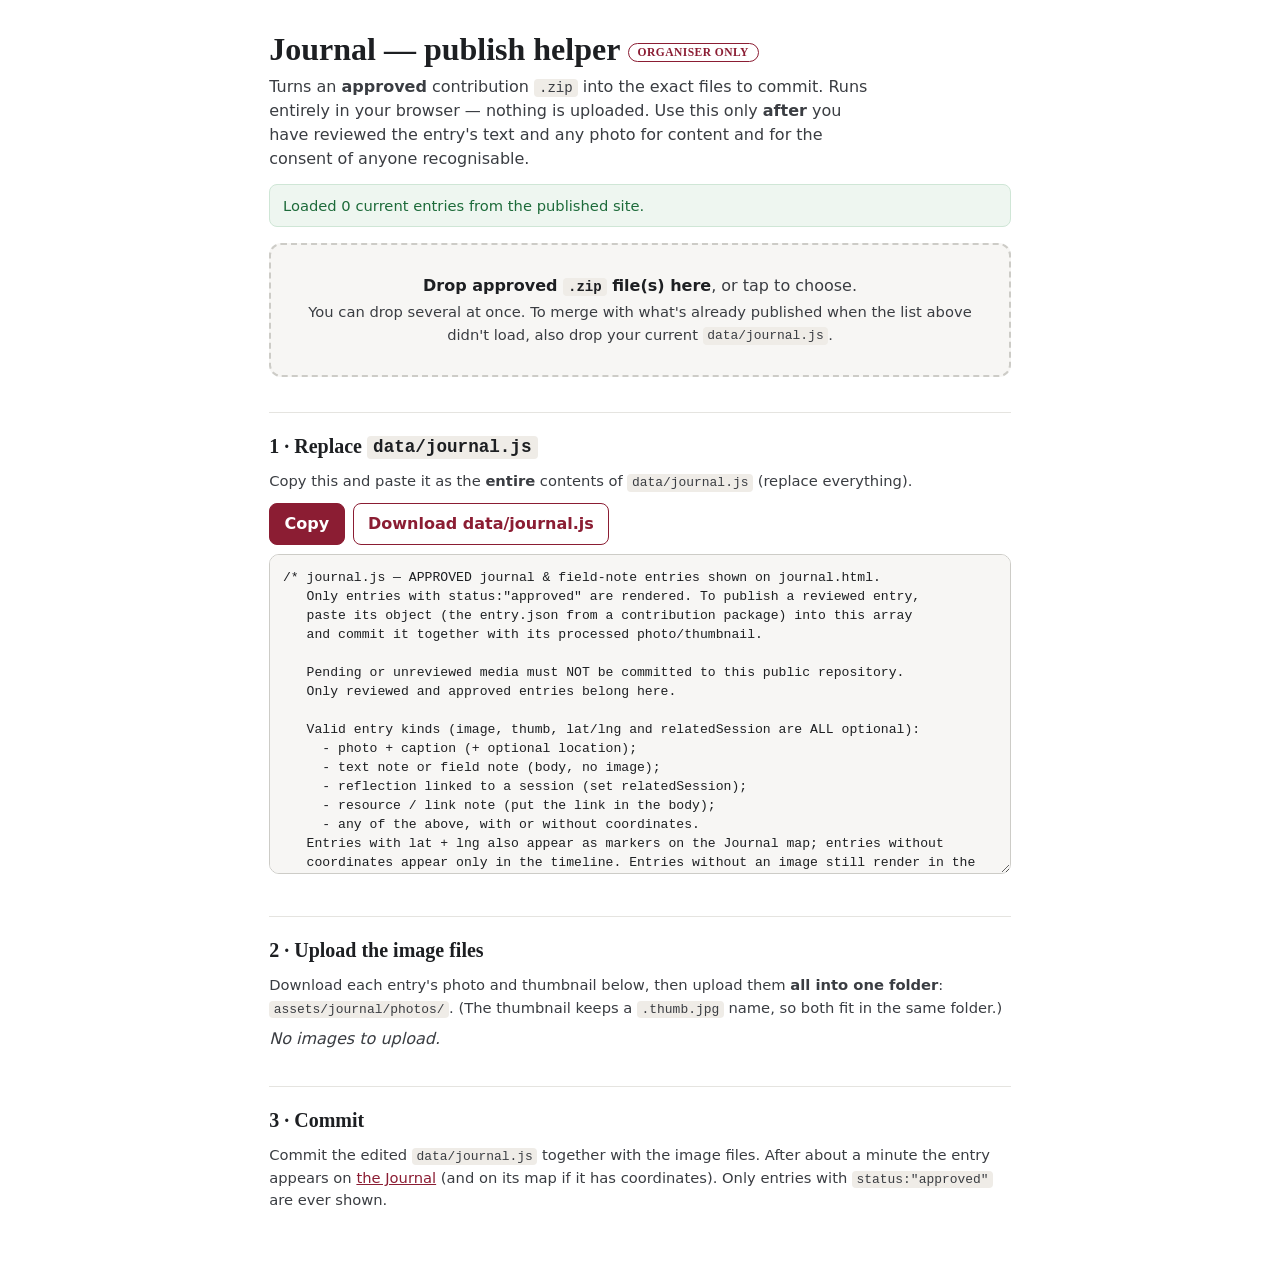
<file: journal-publish.html>
<!doctype html>
<html lang="en">
<head>
<meta charset="utf-8">
<meta name="viewport" content="width=device-width, initial-scale=1">
<meta name="robots" content="noindex, nofollow">
<title>Journal — publish helper (organiser only)</title>
<style>
  :root{
    --ink:#1d1f22; --ink-soft:#3a3d42; --paper:#ffffff; --paper-2:#f7f6f4; --paper-3:#efece7;
    --rule:#e5e4e0; --rule-strong:#cdccc7; --accent:#8b1d33; --ok:#1d6b3a; --warn:#8a5a00; --err:#9a1f2b;
    --sans: system-ui, -apple-system, "Segoe UI", Arial, Helvetica, sans-serif;
    --serif:"EB Garamond", Georgia, "Times New Roman", serif;
  }
  *{box-sizing:border-box}
  body{margin:0;background:var(--paper);color:var(--ink);font-family:var(--sans);
    font-size:16px;line-height:1.5;-webkit-text-size-adjust:100%}
  .wrap{max-width:780px;margin:0 auto;padding:2rem max(1.2rem,env(safe-area-inset-left)) 4rem}
  h1{font-family:var(--serif);font-weight:600;font-size:2rem;line-height:1.1;margin:0 0 .2rem}
  h2{font-family:var(--serif);font-weight:600;font-size:1.25rem;margin:2.2rem 0 .6rem;
    padding-top:1.1rem;border-top:1px solid var(--rule)}
  p{margin:.5rem 0;color:var(--ink-soft)}
  .lead{color:var(--ink-soft);max-width:60ch}
  code{font-family:ui-monospace,Menlo,Consolas,monospace;background:var(--paper-3);
    padding:.08em .35em;border-radius:4px;font-size:.88em}
  .pill{display:inline-block;font-size:.72rem;font-weight:600;letter-spacing:.04em;text-transform:uppercase;
    color:var(--accent);border:1px solid var(--accent);border-radius:999px;padding:.12rem .55rem;vertical-align:middle}
  .note{font-size:.92rem}
  .status{margin:.8rem 0;padding:.6rem .8rem;border-radius:8px;font-size:.92rem;background:var(--paper-2);border:1px solid var(--rule)}
  .status.ok{background:#eef6f0;border-color:#cfe6d6;color:var(--ok)}
  .status.warn{background:#fbf5e6;border-color:#ecdcae;color:var(--warn)}
  .status.err{background:#fbecec;border-color:#eccccc;color:var(--err)}
  #drop{margin:1rem 0;border:2px dashed var(--rule-strong);border-radius:12px;padding:1.6rem 1rem;
    text-align:center;color:var(--ink-soft);background:var(--paper-2);cursor:pointer;transition:border-color .15s,background .15s}
  #drop.drag{border-color:var(--accent);background:#fbf2f4}
  #drop b{color:var(--ink)}
  .btn{font:inherit;font-weight:600;color:#fff;background:var(--accent);border:1px solid var(--accent);
    border-radius:8px;padding:.5rem .9rem;cursor:pointer}
  .btn.ghost{color:var(--accent);background:#fff}
  .btn.small{padding:.32rem .6rem;font-size:.86rem}
  .btn:disabled{opacity:.5;cursor:default}
  .row{display:flex;gap:.5rem;flex-wrap:wrap;align-items:center;margin:.6rem 0}
  textarea{width:100%;min-height:320px;font-family:ui-monospace,Menlo,Consolas,monospace;font-size:.82rem;
    line-height:1.45;border:1px solid var(--rule-strong);border-radius:10px;padding:.8rem;background:var(--paper-2);color:var(--ink);white-space:pre}
  .card{border:1px solid var(--rule);border-radius:10px;padding:.8rem 1rem;margin:.7rem 0;background:#fff}
  .card h3{font-family:var(--sans);font-size:1rem;margin:0 0 .25rem}
  .card .meta{font-size:.86rem;color:var(--ink-soft);margin:.1rem 0}
  .card .consent{font-size:.86rem;color:var(--warn);margin:.4rem 0 .2rem}
  .card .x{float:right;border:none;background:none;color:var(--ink-soft);font-size:1.1rem;cursor:pointer;line-height:1}
  .folder{font-size:.86rem;color:var(--ink-soft);margin:.5rem 0 0}
  .empty{color:var(--ink-soft);font-style:italic}
  a{color:var(--accent)}
</style>
</head>
<body>
<main class="wrap">
  <h1>Journal — publish helper <span class="pill">organiser only</span></h1>
  <p class="lead">Turns an <b>approved</b> contribution <code>.zip</code> into the exact files to commit.
  Runs entirely in your browser — nothing is uploaded. Use this only <b>after</b> you have reviewed the
  entry's text and any photo for content and for the consent of anyone recognisable.</p>

  <div id="base-status" class="status">Loading current entries…</div>

  <div id="drop" tabindex="0" role="button" aria-label="Add files">
    <p style="margin:.2rem 0"><b>Drop approved <code>.zip</code> file(s) here</b>, or tap to choose.</p>
    <p class="note" style="margin:.2rem 0">You can drop several at once. To merge with what's already published when the
      list above didn't load, also drop your current <code>data/journal.js</code>.</p>
  </div>
  <input type="file" id="file" multiple accept=".zip,.js,application/zip" hidden>
  <div id="flash"></div>

  <div id="entries"></div>

  <h2>1 · Replace <code>data/journal.js</code></h2>
  <p class="note">Copy this and paste it as the <b>entire</b> contents of <code>data/journal.js</code> (replace everything).</p>
  <div class="row">
    <button class="btn" id="copy" disabled>Copy</button>
    <button class="btn ghost" id="dljs" disabled>Download data/journal.js</button>
  </div>
  <textarea id="out" readonly spellcheck="false" placeholder="Add a .zip above to generate the file…"></textarea>

  <h2>2 · Upload the image files</h2>
  <p class="note">Download each entry's photo and thumbnail below, then upload them <b>all into one folder</b>:
    <code>assets/journal/photos/</code>. (The thumbnail keeps a <code>.thumb.jpg</code> name, so both fit in the same folder.)</p>
  <div id="images"><p class="empty">No images yet.</p></div>

  <h2>3 · Commit</h2>
  <p class="note">Commit the edited <code>data/journal.js</code> together with the image files. After about a minute the
    entry appears on <a href="journal.html">the Journal</a> (and on its map if it has coordinates). Only entries with
    <code>status:"approved"</code> are ever shown.</p>
</main>

<script>
/* ===PURE-START===  (logic below is also unit-tested in Node; keep browser-only APIs out of here) */
function readU16(b,o){ return b[o] | (b[o+1]<<8); }
function readU32(b,o){ return (b[o] | (b[o+1]<<8) | (b[o+2]<<16) | (b[o+3]<<24)) >>> 0; }

/* Parse a STORE (uncompressed) ZIP — the format produced by journal-contribute.js.
   Walks local file headers (sig 0x04034b50, 30-byte fixed header, flags 0, sizes present). */
function parseZipStore(buf){
  var out = [], i = 0, n = buf.length, dec = new TextDecoder();
  while (i + 4 <= n){
    var sig = readU32(buf, i);
    if (sig !== 0x04034b50) break;            // central directory / EOCD → stop
    var compSize = readU32(buf, i+18);
    var nameLen  = readU16(buf, i+26);
    var extraLen = readU16(buf, i+28);
    var nameStart = i + 30;
    var dataStart = nameStart + nameLen + extraLen;
    var name  = dec.decode(buf.subarray(nameStart, nameStart + nameLen));
    var bytes = buf.subarray(dataStart, dataStart + compSize);
    out.push({ name: name, bytes: bytes });
    i = dataStart + compSize;
  }
  return out;
}

function baseName(p){ return String(p).split("/").pop(); }

/* From the parsed files, pull out entry.json and the (optional) photo + thumbnail. */
function extractSubmission(files){
  var ej = files.find(function(f){ return /(^|\/)entry\.json$/.test(f.name); });
  if(!ej) return { error: "no entry.json inside — is this a Journal package?" };
  var entry;
  try { entry = JSON.parse(new TextDecoder().decode(ej.bytes)); }
  catch(e){ return { error: "entry.json is not valid JSON." }; }
  if(!entry || !entry.id) return { error: "entry.json has no id." };

  var imgs = files.filter(function(f){ return /\.(jpe?g|png)$/i.test(f.name); });
  var image = null, thumb = null;
  if(entry.image) image = files.find(function(f){ return f.name === entry.image; }) || null;
  if(entry.thumb) thumb = files.find(function(f){ return f.name === entry.thumb; }) || null;
  if(!image) image = imgs.find(function(f){ return /\/photos\//.test(f.name); }) || null;
  if(!thumb) thumb = imgs.find(function(f){ return /\/thumbs\//.test(f.name); }) || null;
  // last resort: if exactly one image present, treat it as the full photo
  if(!image && !thumb && imgs.length === 1) image = imgs[0];

  return {
    entry: entry,
    imageBytes: image ? image.bytes : null,
    thumbBytes: thumb ? thumb.bytes : null
  };
}

/* Rewrite the photo/thumb paths to a single flat folder, and guarantee status. */
function normalizeEntry(entry){
  var e = {}; for(var k in entry){ if(Object.prototype.hasOwnProperty.call(entry,k)) e[k]=entry[k]; }
  if(e.image) e.image = "assets/journal/photos/" + e.id + ".jpg";
  if(e.thumb) e.thumb = "assets/journal/photos/" + e.id + ".thumb.jpg";
  e.status = "approved";
  return e;
}

/* Merge existing + new entries: new replaces same id; newest first (matches journal.js). */
function mergeEntries(base, news){
  var byId = {}, order = [];
  function put(e){ if(e && e.id){ if(!(e.id in byId)) order.push(e.id); byId[e.id] = e; } }
  (base || []).forEach(put);
  (news || []).forEach(put);
  var arr = order.map(function(id){ return byId[id]; });
  arr.sort(function(a,b){ return String(b.datetime||"").localeCompare(String(a.datetime||"")); });
  return arr;
}

function serializeJournalJs(entries, header){
  return String(header).replace(/\s+$/,"") + "\n\n" +
    "window.JOURNAL = " + JSON.stringify(entries, null, 2) + ";\n";
}

var DEFAULT_HEADER =
"/* journal.js \u2014 APPROVED journal & field-note entries shown on journal.html.\n" +
"   Only entries with status:\"approved\" are rendered. This file is generated by\n" +
"   journal-publish.html after the organiser has reviewed each entry for content\n" +
"   and for the consent of anyone recognisable. Do NOT commit unreviewed media. */";

function parseJournalCode(code){
  try { var win = {}; (new Function("window", code))(win); return Array.isArray(win.JOURNAL) ? win.JOURNAL : []; }
  catch(e){ return null; }
}
/* ===PURE-END=== */

(function(){
  "use strict";
  if (typeof document === "undefined") return; // running under the Node test harness

  var $ = function(id){ return document.getElementById(id); };
  var state = { baseEntries: [], baseHeader: DEFAULT_HEADER, subs: [] };

  function setBaseStatus(msg, cls){ var s=$("base-status"); s.textContent=msg; s.className="status"+(cls?(" "+cls):""); }
  function flash(msg, cls){ var f=$("flash"); var d=document.createElement("div"); d.className="status"+(cls?(" "+cls):"");
    d.textContent=msg; f.appendChild(d); setTimeout(function(){ d.remove(); }, 6000); }

  function dlBytes(bytes, fname, mime){
    var blob = new Blob([bytes], { type: mime || "application/octet-stream" });
    var url = URL.createObjectURL(blob), a = document.createElement("a");
    a.href = url; a.download = fname; document.body.appendChild(a); a.click(); a.remove();
    setTimeout(function(){ URL.revokeObjectURL(url); }, 1500);
  }
  function esc(s){ return String(s==null?"":s).replace(/[&<>"]/g, function(c){
    return ({ "&":"&amp;","<":"&lt;",">":"&gt;","\"":"&quot;" })[c]; }); }

  function recompute(){
    var merged = mergeEntries(state.baseEntries, state.subs.map(function(s){ return s.entry; }));
    var text = serializeJournalJs(merged, state.baseHeader);
    $("out").value = text;
    var has = state.subs.length > 0;
    $("copy").disabled = false; $("dljs").disabled = false;
    renderEntries(); renderImages();
  }

  function renderEntries(){
    var box = $("entries"); box.innerHTML = "";
    if(!state.subs.length) return;
    state.subs.forEach(function(s, idx){
      var e = s.entry;
      var card = document.createElement("div"); card.className = "card";
      var when = String(e.datetime||"").replace("T"," ").slice(0,16);
      var who = (e.attribution === "named" ? (e.authorDisplay || "named") : "anonymous");
      var photo = s.imageBytes ? "photo + thumbnail" : "no photo";
      card.innerHTML =
        '<button class="x" title="Remove" data-i="'+idx+'">\u00d7</button>' +
        '<h3>'+esc(e.title || e.id)+'</h3>' +
        '<p class="meta">'+esc(when)+' · '+esc(e.role||"participant")+' · '+esc(who)+' · '+esc(photo)+
          (e.lat!=null ? ' · has location' : '')+'</p>' +
        (e.caption ? '<p class="meta">'+esc(e.caption)+'</p>' : '') +
        '<p class="consent">Reviewed for content and consent before publishing? This goes live publicly.</p>';
      box.appendChild(card);
    });
    Array.prototype.forEach.call(box.querySelectorAll(".x"), function(btn){
      btn.addEventListener("click", function(){
        var i = +btn.getAttribute("data-i"); state.subs.splice(i,1); recompute();
      });
    });
  }

  function renderImages(){
    var box = $("images"); box.innerHTML = "";
    var withImg = state.subs.filter(function(s){ return s.imageBytes; });
    if(!withImg.length){ box.innerHTML = '<p class="empty">No images to upload'+(state.subs.length?" (these entries are text only).":".")+'</p>'; return; }
    withImg.forEach(function(s){
      var e = s.entry, wrap = document.createElement("div"); wrap.className = "card";
      wrap.innerHTML = '<h3>'+esc(e.id)+'</h3>';
      var row = document.createElement("div"); row.className = "row";
      var bImg = document.createElement("button"); bImg.className="btn small"; bImg.textContent="Download photo ("+e.id+".jpg)";
      bImg.addEventListener("click", function(){ dlBytes(s.imageBytes, e.id+".jpg", "image/jpeg"); });
      row.appendChild(bImg);
      if(s.thumbBytes){
        var bTh = document.createElement("button"); bTh.className="btn small ghost"; bTh.textContent="Download thumbnail ("+e.id+".thumb.jpg)";
        bTh.addEventListener("click", function(){ dlBytes(s.thumbBytes, e.id+".thumb.jpg", "image/jpeg"); });
        row.appendChild(bTh);
      }
      wrap.appendChild(row);
      var f = document.createElement("p"); f.className="folder";
      f.innerHTML = "Put "+(s.thumbBytes?"both files":"this file")+" in <code>assets/journal/photos/</code> (paths already match the entry above).";
      wrap.appendChild(f);
      box.appendChild(wrap);
    });
  }

  function applyBaseText(txt, srcLabel){
    var entries = parseJournalCode(txt);
    if(entries === null){ setBaseStatus("That file didn't parse as a journal.js (no window.JOURNAL found).", "err"); return; }
    state.baseEntries = entries;
    var idx = txt.indexOf("window.JOURNAL");
    if(idx > 0){ var h = txt.slice(0, idx).replace(/\s+$/,""); if(h) state.baseHeader = h; }
    var n = entries.length;
    setBaseStatus("Loaded "+n+" current entr"+(n===1?"y":"ies")+" from "+srcLabel+".", "ok");
    recompute();
  }

  async function loadBaseFromSite(){
    try{
      var res = await fetch("data/journal.js", { cache: "no-store" });
      if(!res.ok) throw new Error("http "+res.status);
      var txt = await res.text();
      applyBaseText(txt, "the published site");
    }catch(e){
      setBaseStatus("Couldn't read the live data/journal.js \u2014 open this tool from the published site, or drop your current data/journal.js below. Assuming an empty journal for now.", "warn");
      state.baseEntries = []; recompute();
    }
  }

  async function classifyAndRead(file){
    var name = file.name || "";
    var isZip = /\.zip$/i.test(name), isJs = /\.js$/i.test(name);
    if(!isZip && !isJs){
      var head = new Uint8Array(await file.slice(0,4).arrayBuffer());
      if(head[0]===0x50 && head[1]===0x4b) isZip = true; else isJs = true;
    }
    return { name: name, isZip: isZip };
  }

  async function handleFiles(list){
    for(var idx=0; idx<list.length; idx++){
      var file = list[idx];
      try{
        var c = await classifyAndRead(file);
        if(c.isZip){
          var buf = new Uint8Array(await file.arrayBuffer());
          var files = parseZipStore(buf);
          if(!files.length){ flash(c.name+": couldn't read the .zip (unexpected format).", "err"); continue; }
          var sub = extractSubmission(files);
          if(sub.error){ flash(c.name+": "+sub.error, "err"); continue; }
          sub.entry = normalizeEntry(sub.entry);
          state.subs = state.subs.filter(function(s){ return s.entry.id !== sub.entry.id; });
          state.subs.push(sub);
          flash("Added \u201c"+(sub.entry.title||sub.entry.id)+"\u201d.", "ok");
        } else {
          var txt = await file.text();
          applyBaseText(txt, c.name);
        }
      }catch(err){ flash((file.name||"file")+": "+(err && err.message ? err.message : "could not read"), "err"); }
    }
    recompute();
  }

  // wire up
  var drop = $("drop"), fileInput = $("file");
  drop.addEventListener("click", function(){ fileInput.click(); });
  drop.addEventListener("keydown", function(ev){ if(ev.key==="Enter"||ev.key===" "){ ev.preventDefault(); fileInput.click(); } });
  fileInput.addEventListener("change", function(){ if(fileInput.files && fileInput.files.length){ handleFiles(fileInput.files); fileInput.value=""; } });
  ["dragenter","dragover"].forEach(function(t){ drop.addEventListener(t, function(ev){ ev.preventDefault(); drop.classList.add("drag"); }); });
  ["dragleave","drop"].forEach(function(t){ drop.addEventListener(t, function(ev){ ev.preventDefault(); drop.classList.remove("drag"); }); });
  drop.addEventListener("drop", function(ev){ var dt=ev.dataTransfer; if(dt && dt.files && dt.files.length){ handleFiles(dt.files); } });

  $("copy").addEventListener("click", function(){
    var ta = $("out");
    function done(){ var b=$("copy"); var t=b.textContent; b.textContent="Copied ✓"; setTimeout(function(){ b.textContent=t; }, 1400); }
    if(navigator.clipboard && navigator.clipboard.writeText){
      navigator.clipboard.writeText(ta.value).then(done, function(){ ta.select(); document.execCommand && document.execCommand("copy"); done(); });
    } else { ta.select(); document.execCommand && document.execCommand("copy"); done(); }
  });
  $("dljs").addEventListener("click", function(){
    dlBytes(new TextEncoder().encode($("out").value), "journal.js", "text/javascript");
  });

  loadBaseFromSite();
})();
</script>
</body>
</html>
</file>
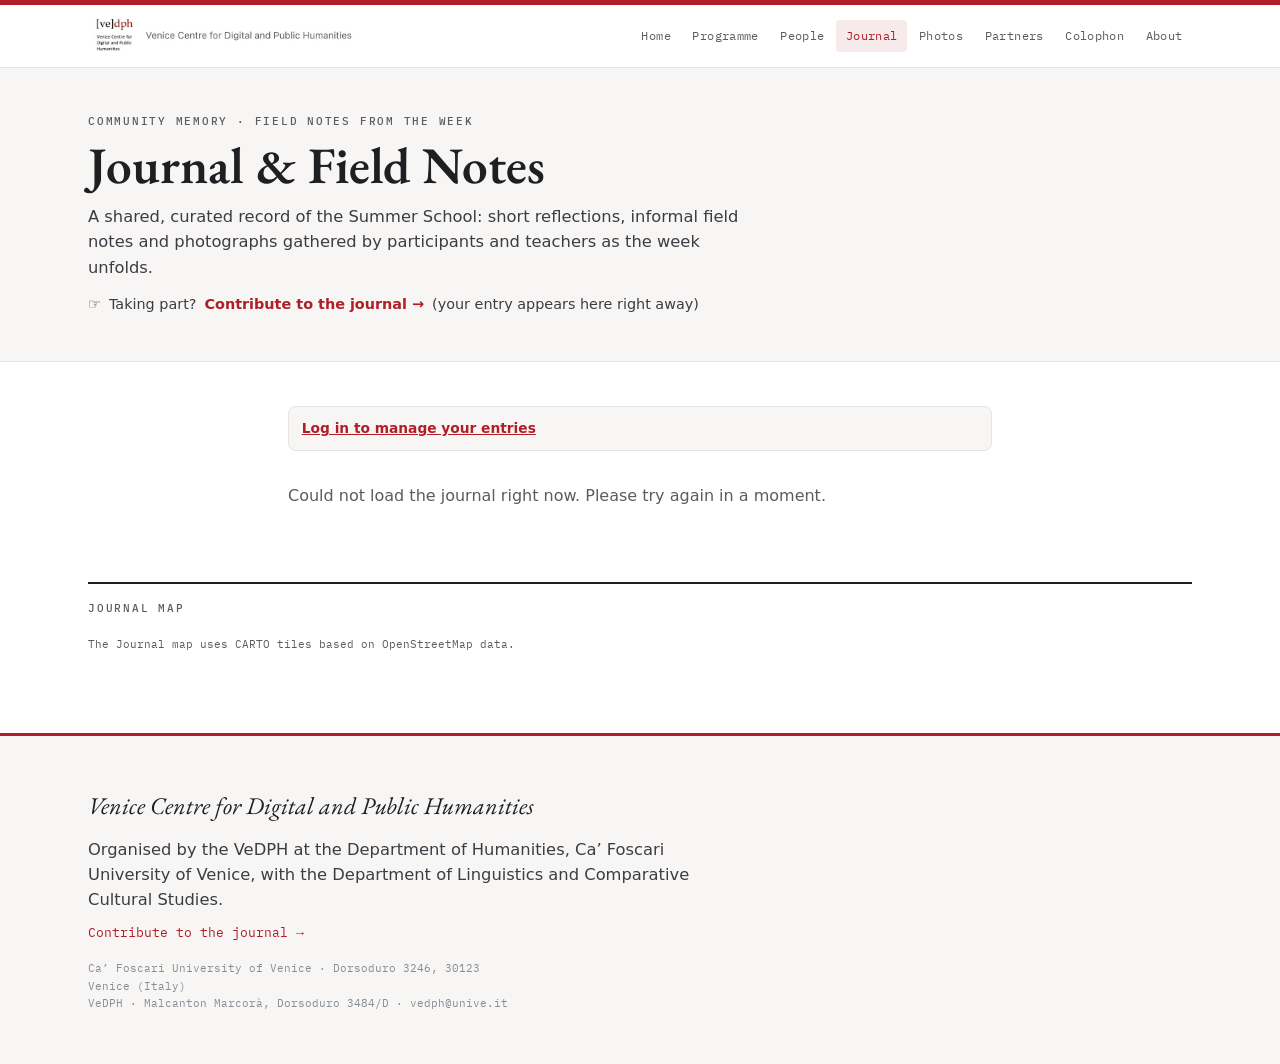
<file: journal.html>
<!doctype html>
<html lang="en">
<head>
<meta charset="utf-8">
<meta name="viewport" content="width=device-width, initial-scale=1">
<title>Journal &amp; Field Notes · Venice Summer School in Digital and Public Humanities 2026</title>
<meta name="description" content="Community memory from the Venice Summer School in Digital and Public Humanities: reflections, field notes and photographs from participants and teachers.">
<meta name="theme-color" content="#b01e28">
<meta name="color-scheme" content="light">
<link rel="manifest" href="manifest.webmanifest">
<link rel="icon" href="icons/icon-192.png" sizes="192x192">
<link rel="preload" as="font" type="font/woff2" href="assets/fonts/eb-garamond-latin-400-italic.woff2" crossorigin>
<!-- Leaflet (map library) is vendored under assets/leaflet/ and loaded when the Journal map initialises on page load -->
<link rel="stylesheet" href="assets/style.css">
<style>
  .jr-intro{max-width:42rem}
  .jr-contribute{display:inline-flex;align-items:center;gap:.5rem;margin-top:1rem;
    font-family:var(--sans);font-size:.9rem;color:var(--muted)}
  .jr-contribute a{color:var(--cf-red);font-weight:600}
  .journal{max-width:44rem;margin:0 auto}
  .jr-day{margin:0 0 2.4rem}
  .jr-date{font-family:var(--mono);font-size:.74rem;letter-spacing:.06em;text-transform:uppercase;
    color:var(--muted);font-weight:600;border-bottom:1px solid var(--rule);padding:0 0 .5rem;margin:0 0 1.3rem}
  .jr-entry{position:relative;padding:0 0 0 1.2rem;margin:0 0 1.8rem;
    border-left:2px solid var(--rule)}
  .jr-entry::before{content:"";position:absolute;left:-6px;top:.35rem;width:10px;height:10px;
    border-radius:50%;background:var(--cf-red)}
  .jr-meta{display:flex;flex-wrap:wrap;align-items:center;gap:.55rem;margin:0 0 .25rem}
  .jr-time{font-family:var(--mono);font-size:.78rem;color:var(--ink);font-weight:600}
  .jr-role{font-family:var(--mono);font-size:.62rem;letter-spacing:.05em;text-transform:uppercase;
    padding:.12rem .45rem;border-radius:.6rem;background:var(--paper-2);border:1px solid var(--rule);color:var(--muted)}
  .jr-role-faculty{border-color:var(--cf-red);color:var(--cf-red)}
  .jr-role-organiser{background:var(--cf-red-wash);border-color:var(--cf-red);color:var(--cf-red)}
  .jr-who{font-family:var(--sans);font-size:.82rem;color:var(--muted)}
  .jr-title{font-family:var(--sans);font-weight:600;font-size:1.08rem;line-height:1.3;margin:.15rem 0 .5rem;color:var(--ink)}
  .jr-photo{display:block;margin:0 0 .6rem;max-width:30rem}
  .jr-photo img{display:block;width:100%;height:auto;border-radius:6px;border:1px solid var(--rule)}
  .jr-cap{font-family:var(--sans);font-size:.92rem;line-height:1.5;color:var(--ink);margin:0 0 .4rem}
  .jr-body{font-family:var(--serif);font-size:1.05rem;line-height:1.6;color:var(--ink);margin:0 0 .5rem}
  .jn{position:sticky;top:0;z-index:20;background:var(--paper,#fff);border-bottom:1px solid rgba(0,0,0,.1);padding:.6rem 0 .55rem;margin:0 0 1.6rem}
  .jn-row{display:flex;align-items:center;gap:.45rem;overflow-x:auto;padding-bottom:.15rem}
  .jn-stop{display:inline-flex;align-items:center;gap:.4rem;font-family:var(--mono);font-size:.74rem;white-space:nowrap;
    text-decoration:none;color:var(--ink);border:1px solid rgba(0,0,0,.16);border-radius:1rem;padding:.26rem .6rem}
  .jn-stop:hover{border-color:var(--cf-red);color:var(--cf-red)}
  .jn-stop.jn-0{opacity:.42}
  .jn-n{font-size:.68rem;background:var(--cf-red);color:#fff;border-radius:.7rem;padding:.04rem .34rem;min-width:1.1em;text-align:center}
  .jn-stop.jn-0 .jn-n,.jn-day.jn-0 .jn-n,.jn-lead.jn-0 .jn-n{background:rgba(0,0,0,.28)}
  /* second row: the week, day by day */
  .jn-week{margin-top:.5rem;gap:.5rem}
  .jn-lead{font-family:var(--mono);font-size:.68rem;letter-spacing:.06em;text-transform:uppercase;white-space:nowrap;
    color:var(--muted);text-decoration:none;margin-right:.35rem}
  .jn-lead:hover{color:var(--cf-red)}
  .jn-lead.jn-0{opacity:.5}
  .jn-day{display:inline-flex;align-items:center;gap:.3rem;font-family:var(--mono);font-size:.72rem;
    white-space:nowrap;text-decoration:none;color:var(--ink)}
  .jn-day + .jn-day::before{content:"";width:1rem;height:1px;background:rgba(0,0,0,.25);margin-right:.2rem}
  .jn-day.jn-0{opacity:.45}
  .jn-day:not(.jn-0):hover{color:var(--cf-red)}
  .jn-day:not(.jn-0):hover .jn-day-l{border-bottom:1px solid var(--cf-red)}
  .jr-day{margin:0 0 1.4rem}
  .jr-day-h{font-family:var(--sans);font-size:.82rem;letter-spacing:.06em;text-transform:uppercase;
    color:var(--muted);font-weight:700;margin:0 0 .9rem;padding-bottom:.3rem;border-bottom:1px solid rgba(0,0,0,.08)}
  .jr-move{font-family:var(--mono);font-size:.66rem;max-width:14rem;padding:.1rem .2rem;
    border:1px solid rgba(0,0,0,.2);border-radius:.25rem;background:#fff;color:var(--muted)}
  .jr-move:hover{border-color:var(--cf-red);color:var(--ink)}
  .jr-body a{color:var(--cf-red);text-decoration:underline;text-underline-offset:.16em;word-break:break-word}
  .jr-moment-link{color:inherit;text-decoration:none;border-bottom:1px solid rgba(0,0,0,.18)}
  .jr-moment-link:hover{color:var(--cf-red);border-bottom-color:var(--cf-red)}
  .jr-foot{display:flex;flex-wrap:wrap;align-items:center;gap:.4rem .7rem;margin:.5rem 0 0}
  .jr-tag{font-family:var(--mono);font-size:.66rem;color:var(--muted);background:var(--paper-2);
    border:1px solid var(--rule);border-radius:.5rem;padding:.1rem .4rem}
  .jr-rel{font-family:var(--sans);font-size:.82rem;color:var(--cf-red);font-weight:500}
  .jr-empty{max-width:38rem;color:var(--muted);font-size:1rem;line-height:1.6}
  .jr-empty a{color:var(--cf-red);font-weight:600}
  #jr-map{height:clamp(320px,50vh,500px);width:100%}
  .jr-pop{font-family:var(--sans);font-size:.9rem;color:var(--ink);max-width:200px}
  .jr-pop img{display:block;width:100%;height:auto;border-radius:4px;margin:0 0 .35rem}
  .jr-pop b{display:block}
  .jr-pop span{font-size:.82rem;color:var(--muted)}
  .jr-pop time{display:block;font:0.7rem var(--mono);color:var(--muted);margin-top:.2rem}
  .jr-pop-who{display:block;font-size:.78rem;color:var(--muted);margin-top:.1rem}
  .jr-pop-link{display:inline-block;font-size:.78rem;color:var(--cf-red);margin-top:.3rem}
  .jr-login{max-width:44rem;margin:0 auto clamp(1.4rem,3vw,2rem);font-family:var(--sans);font-size:.86rem;
    color:var(--muted);background:var(--paper-2);border:1px solid var(--rule);border-radius:8px;padding:.6rem .8rem;line-height:1.7}
  .jr-login input{font:inherit;padding:.3rem .45rem;border:1px solid var(--rule);border-radius:5px;margin:.1rem .15rem;max-width:9rem}
  .jr-linkbtn{font:inherit;color:var(--cf-red);font-weight:600;background:none;border:none;cursor:pointer;padding:0;text-decoration:underline}
  .jr-linkbtn.solid{background:var(--cf-red);color:#fff;border-radius:6px;padding:.3rem .7rem;text-decoration:none}
  .jr-login-msg{color:var(--muted);font-size:.82rem}
  .jr-chapter{margin:0 0 clamp(2.2rem,5vw,3.2rem)}
  .jr-chapter-h{font-family:var(--sans);font-weight:700;font-size:clamp(1.3rem,3vw,1.7rem);color:var(--ink);
    margin:0 0 .7rem;padding:0 0 .4rem;border-bottom:2px solid var(--cf-red)}
  .jr-chapter-desc{font-family:var(--sans);font-size:.92rem;color:var(--muted);line-height:1.5;margin:0 0 1.4rem;max-width:38rem}
  .jr-chapter.empty{opacity:.72}
  .jr-chapter-empty{font-family:var(--sans);font-size:.9rem;color:var(--muted);font-style:italic;margin:0}
  .jr-moment{margin:0 0 1.8rem}
  .jr-moment-h{font-family:var(--sans);font-size:.95rem;color:var(--ink);font-weight:600;margin:0 0 1rem}
  .jr-moment-time{font-family:var(--mono);font-size:.7rem;letter-spacing:.05em;text-transform:uppercase;
    color:var(--cf-red);font-weight:600;display:inline-block;margin-right:.35rem}
  .jr-remove{font-family:var(--mono);font-size:.62rem;letter-spacing:.04em;text-transform:uppercase;color:var(--muted);
    background:none;border:1px solid var(--rule);border-radius:.5rem;padding:.1rem .45rem;cursor:pointer;margin-left:auto}
  .jr-remove:hover{color:var(--cf-red);border-color:var(--cf-red)}
</style>
</head>
<body>
<a class="skip" href="#main">Skip to the journal</a>
<div class="topbar"></div>
<header class="sitehead"><div class="wrap">
  <a class="brandlock" href="index.html"><img src="assets/logos/site-lockup.png" alt="Venice Centre for Digital and Public Humanities"></a>
  <nav class="sitenav" aria-label="Site">
    <a href="index.html">Home</a>
    <a href="programme.html">Programme</a>
    <a href="people.html">People</a>
    <a class="on" aria-current="page" href="journal.html">Journal</a>
    <a href="gallery.html">Photos</a>
    <a href="partners.html">Partners</a>
    <a href="colophon.html">Colophon</a>
    <a href="about.html">About</a>
  </nav>
</div></header>

<header class="pagehead"><div class="wrap">
  <p class="kicker">Community memory · field notes from the week</p>
  <h1>Journal &amp; Field Notes</h1>
  <div class="jr-intro">
    <p>A shared, curated record of the Summer School: short reflections, informal field notes and
       photographs gathered by participants and teachers as the week unfolds.</p>
    <p class="jr-contribute">&#9758; <span>Taking part?</span>
      <a href="contribute-journal.html">Contribute to the journal &rarr;</a>
      <span>(your entry appears here right away)</span></p>
  </div>
</div></header>

<main id="main">
  <section class="wrap" style="padding-top:clamp(1.8rem,4vw,2.8rem)">
    <div class="jr-login" id="jr-login"></div>
    <div class="journal" id="journal-timeline"></div>
  </section>

  <section class="mapsec wrap" id="jr-map-section">
    <div class="head">
      <p class="area kicker">Journal map</p>
    </div>
    <p class="map-note" id="jr-cartonote">The Journal map uses CARTO tiles based on OpenStreetMap data.</p>
    <p class="map-note jr-map-empty" id="jr-map-empty" hidden>Geolocated photos and notes will appear here when approved journal entries include a location.</p>
    <div class="mapwrap" id="jr-mapwrap" hidden><div id="jr-map" role="img" aria-label="Map of geolocated journal entries across Venice"></div></div>
  </section>
</main>

<footer class="foot">
  <div class="wrap">
    <h2>Venice Centre for Digital and Public Humanities</h2>
    <p>Organised by the VeDPH at the Department of Humanities, Ca’ Foscari University of Venice,
       with the Department of Linguistics and Comparative Cultural Studies.</p>
    <p class="foot-link"><a href="contribute-journal.html">Contribute to the journal →</a></p>
    <p class="addr">Ca’ Foscari University of Venice · Dorsoduro 3246, 30123 Venice (Italy)<br>
      VeDPH · Malcanton Marcorà, Dorsoduro 3484/D · vedph@unive.it</p>
  </div>
</footer>

<script src="data/program.js"></script>
<script src="assets/journal.js"></script>
<script>
  if ('serviceWorker' in navigator &&
      (location.protocol === 'https:' || location.hostname === 'localhost' || location.hostname === '127.0.0.1')) {
    window.addEventListener('load', function () { navigator.serviceWorker.register('sw.js').catch(function(){}); });
  }
</script>
</body>
</html>
</file>
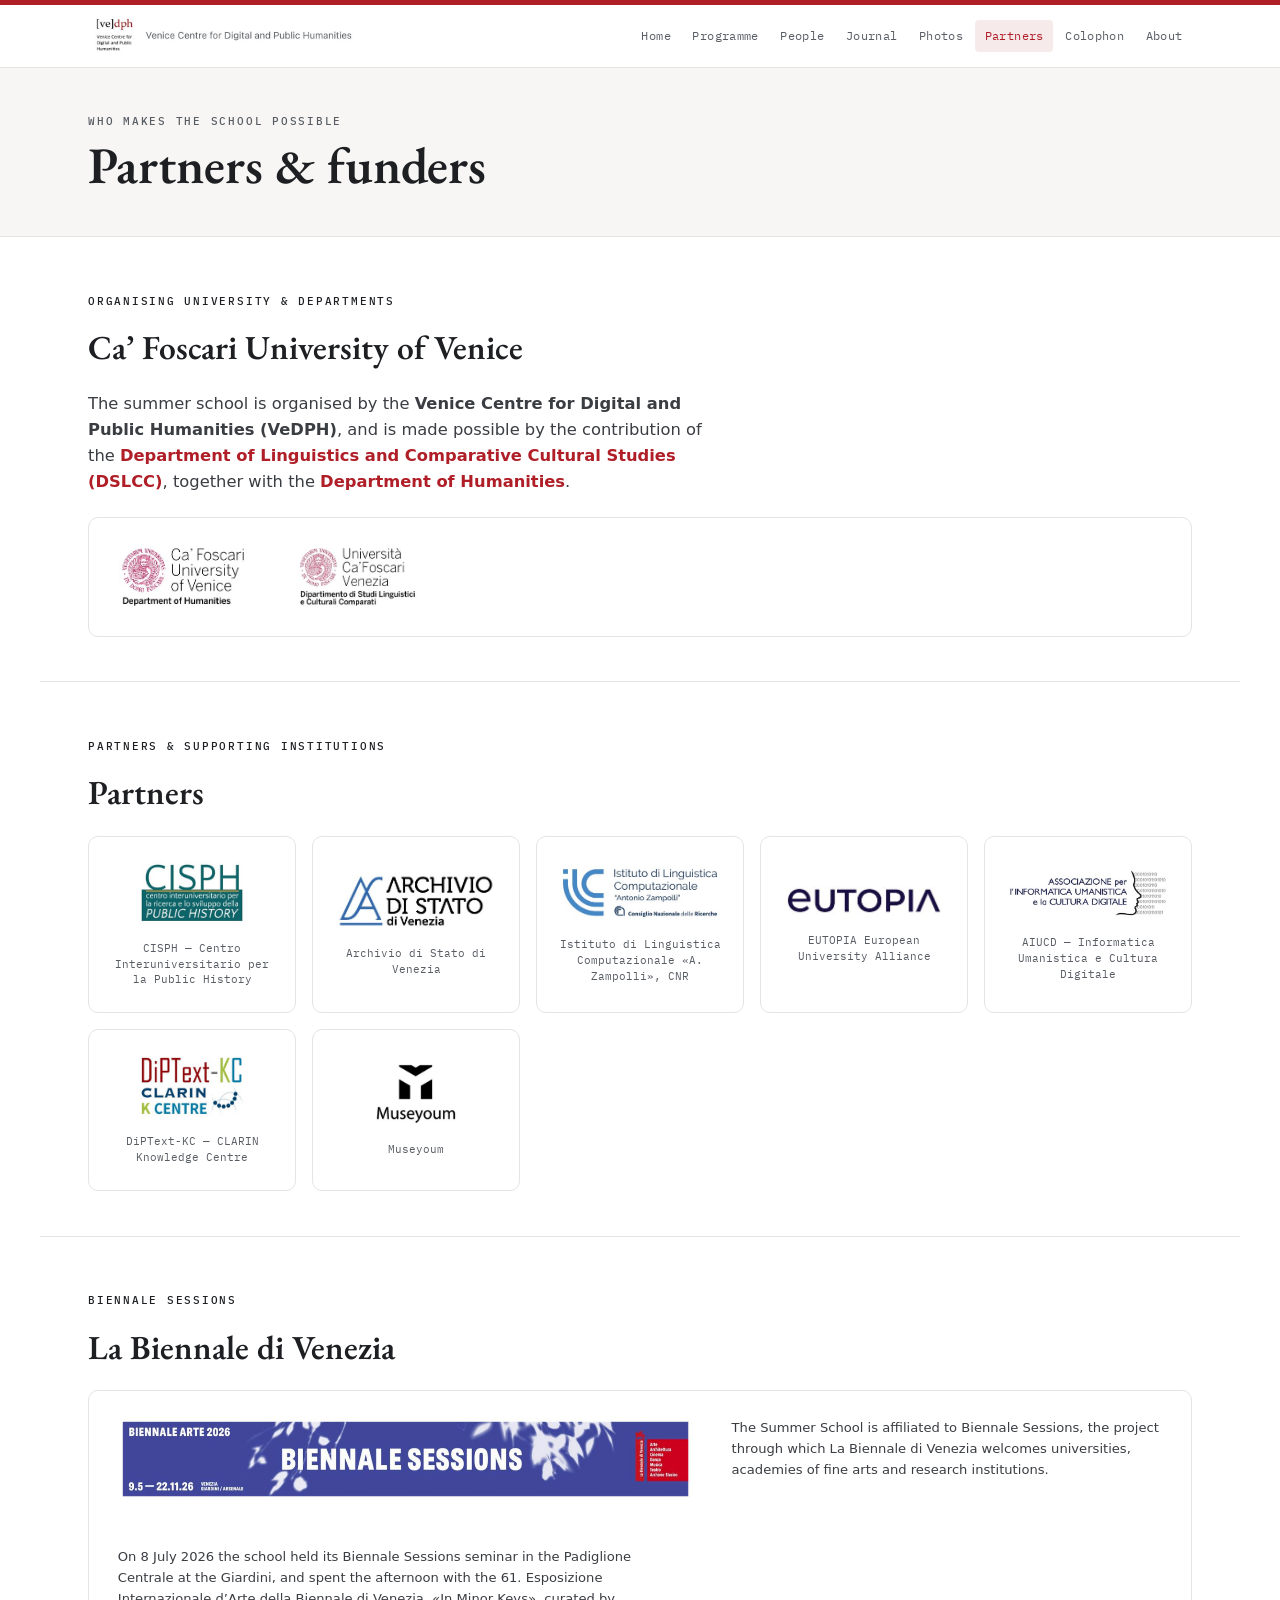
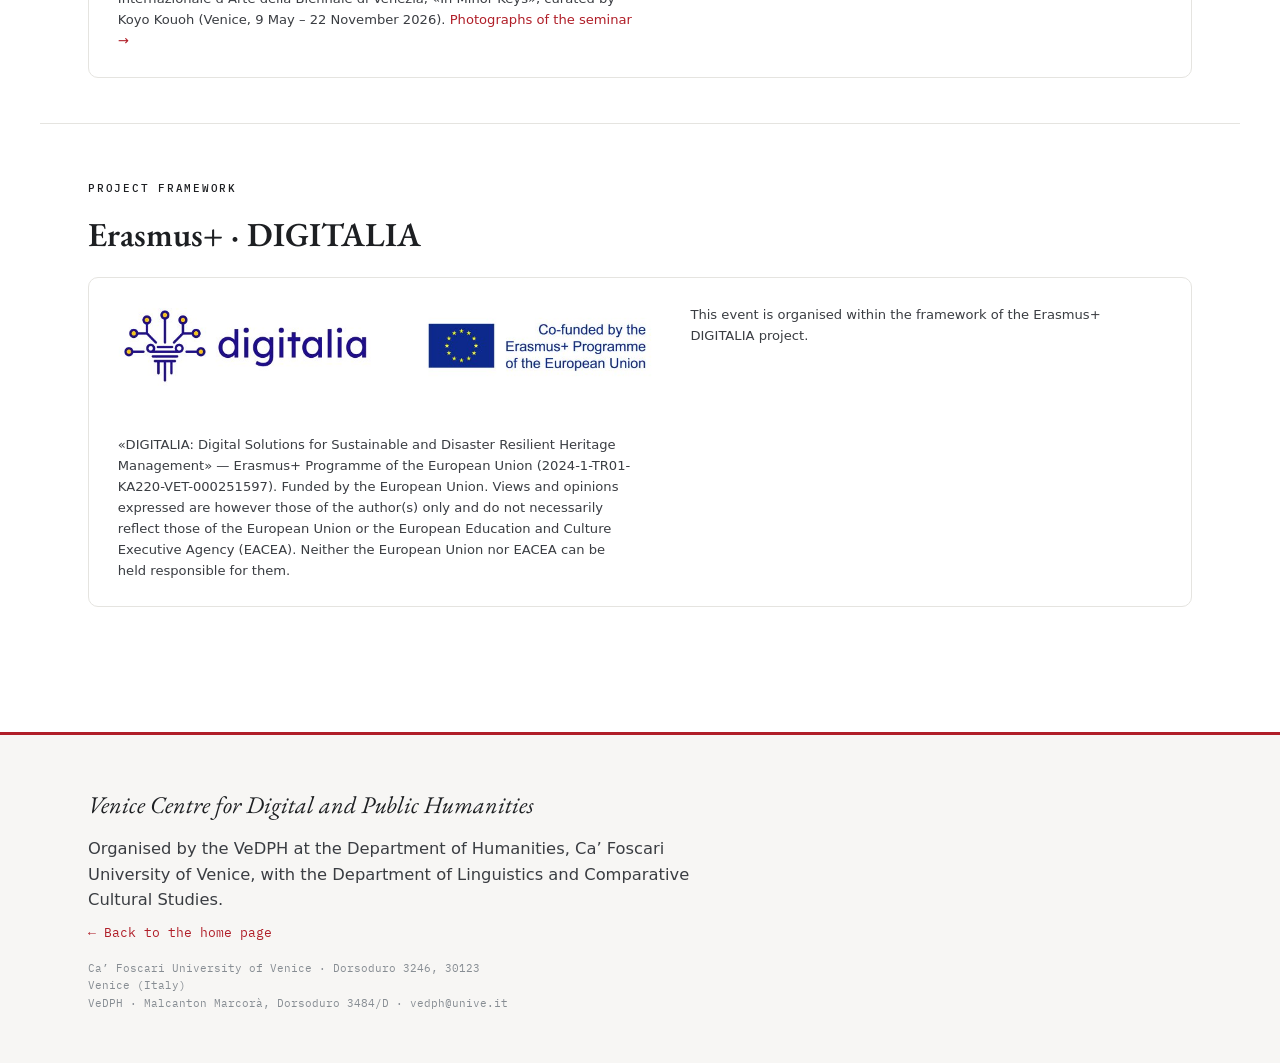
<file: partners.html>
<!doctype html>
<html lang="en">
<head>
<meta charset="utf-8">
<meta name="viewport" content="width=device-width, initial-scale=1">
<title>Partners &amp; funders · Venice Summer School in Digital and Public Humanities 2026</title>
<meta name="description" content="Partners, organising departments and funders of the Venice Summer School in Digital and Public Humanities 2026.">
<meta name="theme-color" content="#b01e28">
<meta name="color-scheme" content="light">
<link rel="manifest" href="manifest.webmanifest">
<link rel="icon" href="icons/icon-192.png" sizes="192x192">
<link rel="preload" as="font" type="font/woff2" href="assets/fonts/eb-garamond-latin-400-italic.woff2" crossorigin>
<link rel="stylesheet" href="assets/style.css">
</head>
<body>
<a class="skip" href="#main">Skip to content</a>
<div class="topbar"></div>
<header class="sitehead"><div class="wrap">
  <a class="brandlock" href="index.html"><img src="assets/logos/site-lockup.png" alt="Venice Centre for Digital and Public Humanities"></a>
  <nav class="sitenav" aria-label="Site">
    <a href="index.html">Home</a>
    <a href="programme.html">Programme</a>
    <a href="people.html">People</a>
    <a href="journal.html">Journal</a>
    <a href="gallery.html">Photos</a>
    <a class="on" aria-current="page" href="partners.html">Partners</a>
    <a href="colophon.html">Colophon</a>
    <a href="about.html">About</a>
  </nav>
</div></header>

<header class="pagehead"><div class="wrap">
  <p class="kicker">Who makes the school possible</p>
  <h1>Partners &amp; funders</h1>
</div></header>

<main id="main">

  <section class="partners-sec wrap">
    <div class="head"><p class="area kicker">Organising university &amp; departments</p>
      <h2>Ca’ Foscari University of Venice</h2></div>
    <p class="psec-lede">The summer school is organised by the <b>Venice Centre for Digital and Public
      Humanities (VeDPH)</b>, and is made possible by the contribution of the <b><a href="https://www.unive.it/pag/28281" target="_blank" rel="noopener">Department of Linguistics and Comparative Cultural
      Studies (DSLCC)</a></b>, together with the <b><a href="https://www.unive.it/pag/27720/" target="_blank" rel="noopener">Department of Humanities</a></b>.</p>
    <div class="org-lockup">
      <img data-logo src="assets/logos/ca-foscari-humanities.png" alt="Ca' Foscari University of Venice — Department of Humanities">
      <img data-logo src="assets/logos/ca-foscari-dslcc.png" alt="Università Ca' Foscari Venezia — Dipartimento di Studi Linguistici e Culturali Comparati">
    </div>
  </section>

  <section class="partners-sec wrap">
    <div class="head"><p class="area kicker">Partners &amp; supporting institutions</p>
      <h2>Partners</h2></div>
    <div class="logo-wall">
      <div class="logo-tile"><a href="https://cisph.uniroma3.it/" target="_blank" rel="noopener"><img data-logo src="assets/logos/cisph.png" alt="CISPH — Centro Interuniversitario per la Public History"></a><span class="cap">CISPH — Centro Interuniversitario per la Public History</span></div>
      <div class="logo-tile"><a href="https://www.archiviodistatovenezia.it/it/" target="_blank" rel="noopener"><img data-logo src="assets/logos/archivio-di-stato.png" alt="Archivio di Stato di Venezia"></a><span class="cap">Archivio di Stato di Venezia</span></div>
      <div class="logo-tile"><a href="https://www.ilc.cnr.it/" target="_blank" rel="noopener"><img data-logo src="assets/logos/ilc-cnr.png" alt="Istituto di Linguistica Computazionale Antonio Zampolli, CNR"></a><span class="cap">Istituto di Linguistica Computazionale «A. Zampolli», CNR</span></div>
      <div class="logo-tile"><a href="https://eutopia-university.eu/" target="_blank" rel="noopener"><img data-logo src="assets/logos/eutopia.png" alt="EUTOPIA European University Alliance"></a><span class="cap">EUTOPIA European University Alliance</span></div>
      <div class="logo-tile"><a href="https://www.aiucd.it/" target="_blank" rel="noopener"><img data-logo src="assets/logos/aiucd.png" alt="AIUCD — Informatica Umanistica e Cultura Digitale"></a><span class="cap">AIUCD — Informatica Umanistica e Cultura Digitale</span></div>
      <div class="logo-tile"><a href="https://diptext-kc.clarin-it.it/" target="_blank" rel="noopener"><img data-logo src="assets/logos/diptext-kc-clarin.png" alt="DiPText-KC — CLARIN Knowledge Centre"></a><span class="cap">DiPText-KC — CLARIN Knowledge Centre</span></div>
      <div class="logo-tile"><a href="https://www.museyoum.com/" target="_blank" rel="noopener"><img data-logo src="assets/logos/museyoum.png" alt="Museyoum"></a><span class="cap">Museyoum</span></div>
    </div>
  </section>

  <section class="partners-sec wrap">
    <div class="head"><p class="area kicker">Biennale Sessions</p>
      <h2>La Biennale di Venezia</h2></div>
    <div class="funder-block">
      <a href="https://www.labiennale.org/it/arte/2026/biennale-sessions" target="_blank" rel="noopener"><img data-logo class="funder-img" src="assets/logos/biennale.png" alt="Biennale Sessions — La Biennale di Venezia"></a>
      <p class="fund-statement">The Summer School is affiliated to Biennale Sessions, the project through which
        La Biennale di Venezia welcomes universities, academies of fine arts and research institutions.</p>
      <p class="fund-statement">On 8 July 2026 the school held its Biennale Sessions seminar in the Padiglione
        Centrale at the Giardini, and spent the afternoon with the 61. Esposizione Internazionale d’Arte
        della Biennale di Venezia, «In Minor Keys», curated by Koyo Kouoh (Venice, 9 May – 22 November 2026).
        <a href="gallery.html">Photographs of the seminar →</a></p>
    </div>
  </section>

  <section class="partners-sec wrap">
    <div class="head"><p class="area kicker">Project framework</p>
      <h2>Erasmus+ · DIGITALIA</h2></div>
    <div class="funder-block">
      <a href="https://www.digitalia-project.com/" target="_blank" rel="noopener"><img data-logo class="funder-img" src="assets/logos/digitalia.png" alt="DIGITALIA — Co-funded by the Erasmus+ Programme of the European Union"></a>
      <p class="fund-statement">This event is organised within the framework of the Erasmus+ DIGITALIA project.</p>
      <p class="fund-statement">«DIGITALIA: Digital Solutions for Sustainable and Disaster Resilient Heritage
        Management» — Erasmus+ Programme of the European Union (2024-1-TR01-KA220-VET-000251597).
        Funded by the European Union. Views and opinions expressed are however those of the author(s)
        only and do not necessarily reflect those of the European Union or the European Education and
        Culture Executive Agency (EACEA). Neither the European Union nor EACEA can be held responsible for them.</p>
    </div>
  </section>

</main>

<footer class="foot">
  <div class="wrap">
    <h2>Venice Centre for Digital and Public Humanities</h2>
    <p>Organised by the VeDPH at the Department of Humanities, Ca’ Foscari University of Venice,
       with the Department of Linguistics and Comparative Cultural Studies.</p>
    <p class="foot-link"><a href="index.html">← Back to the home page</a></p>
    <p class="addr">Ca’ Foscari University of Venice · Dorsoduro 3246, 30123 Venice (Italy)<br>
      VeDPH · Malcanton Marcorà, Dorsoduro 3484/D · vedph@unive.it</p>
  </div>
</footer>

<script src="data/program.js"></script>
<script src="assets/app.js"></script>
<script>
  if ('serviceWorker' in navigator &&
      (location.protocol === 'https:' || location.hostname === 'localhost' || location.hostname === '127.0.0.1')) {
    window.addEventListener('load', function () { navigator.serviceWorker.register('sw.js').catch(function(){}); });
  }
</script>
</body>
</html>
</file>
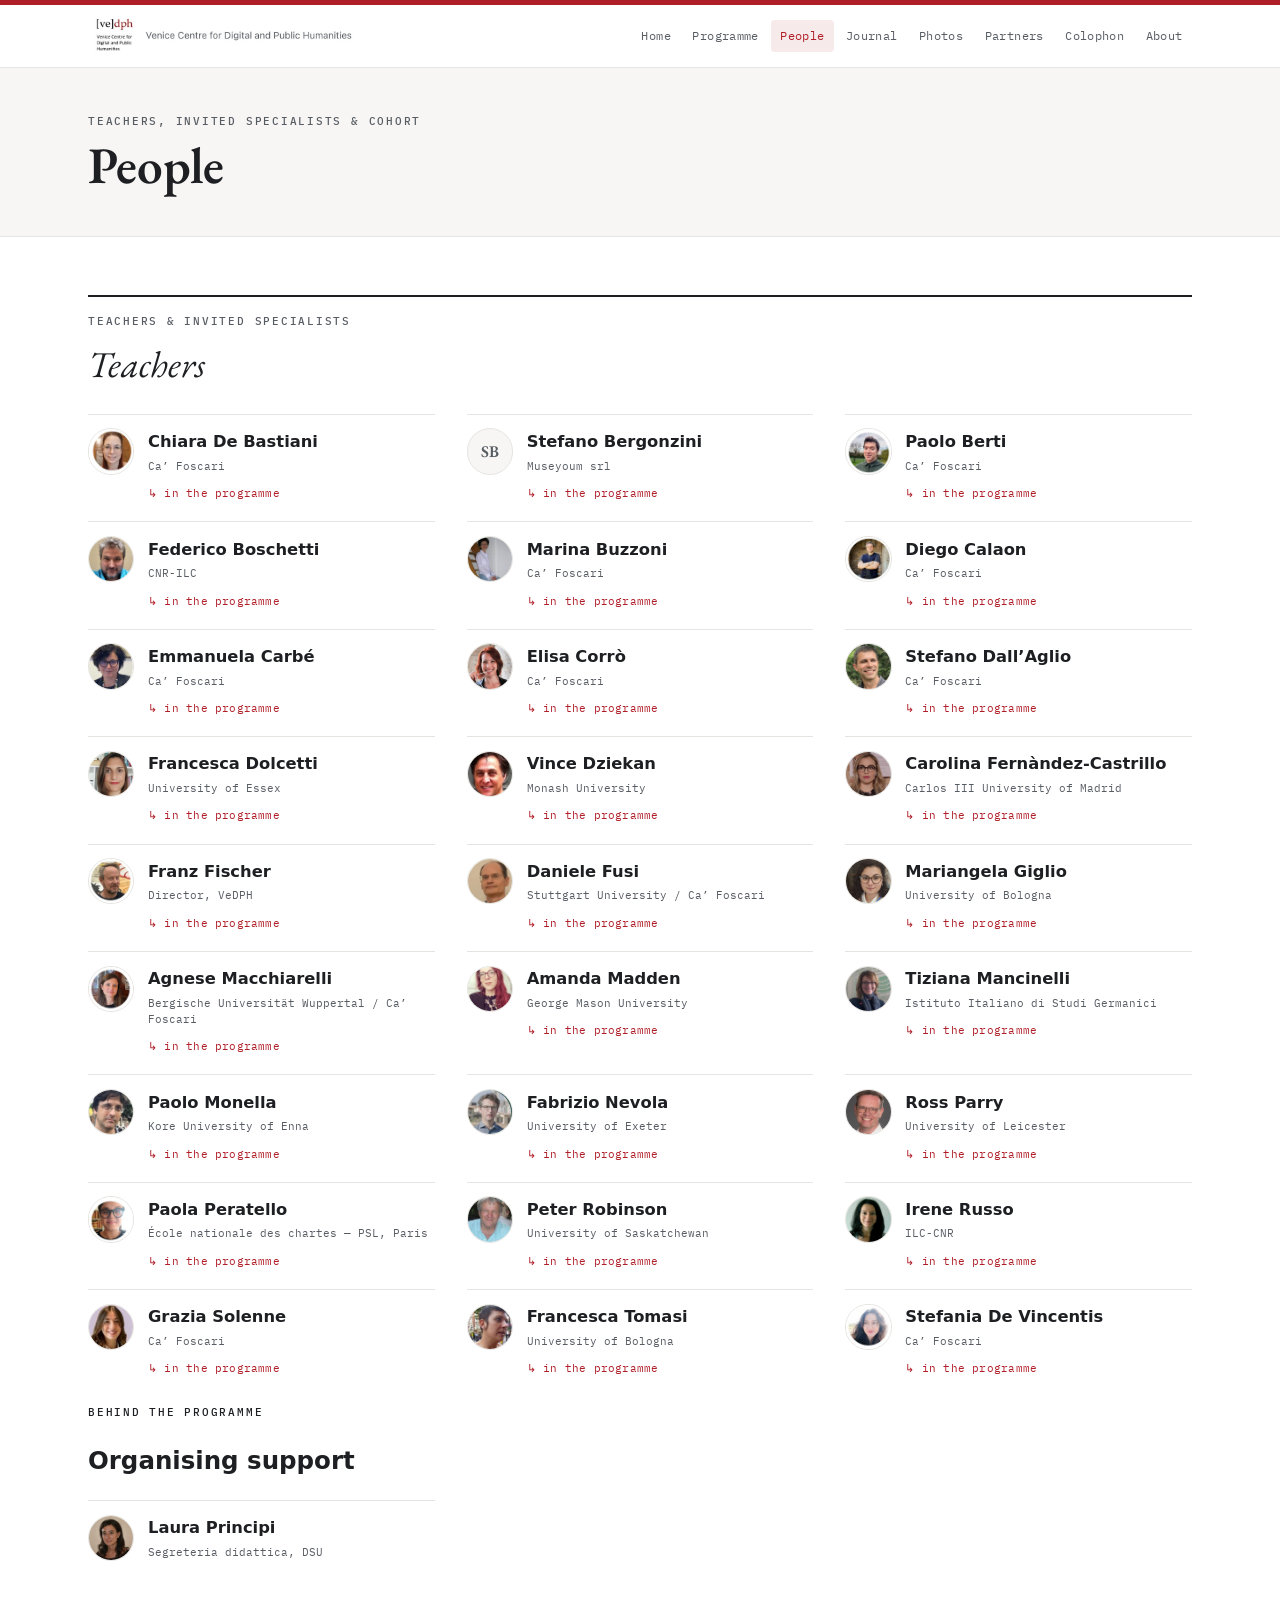
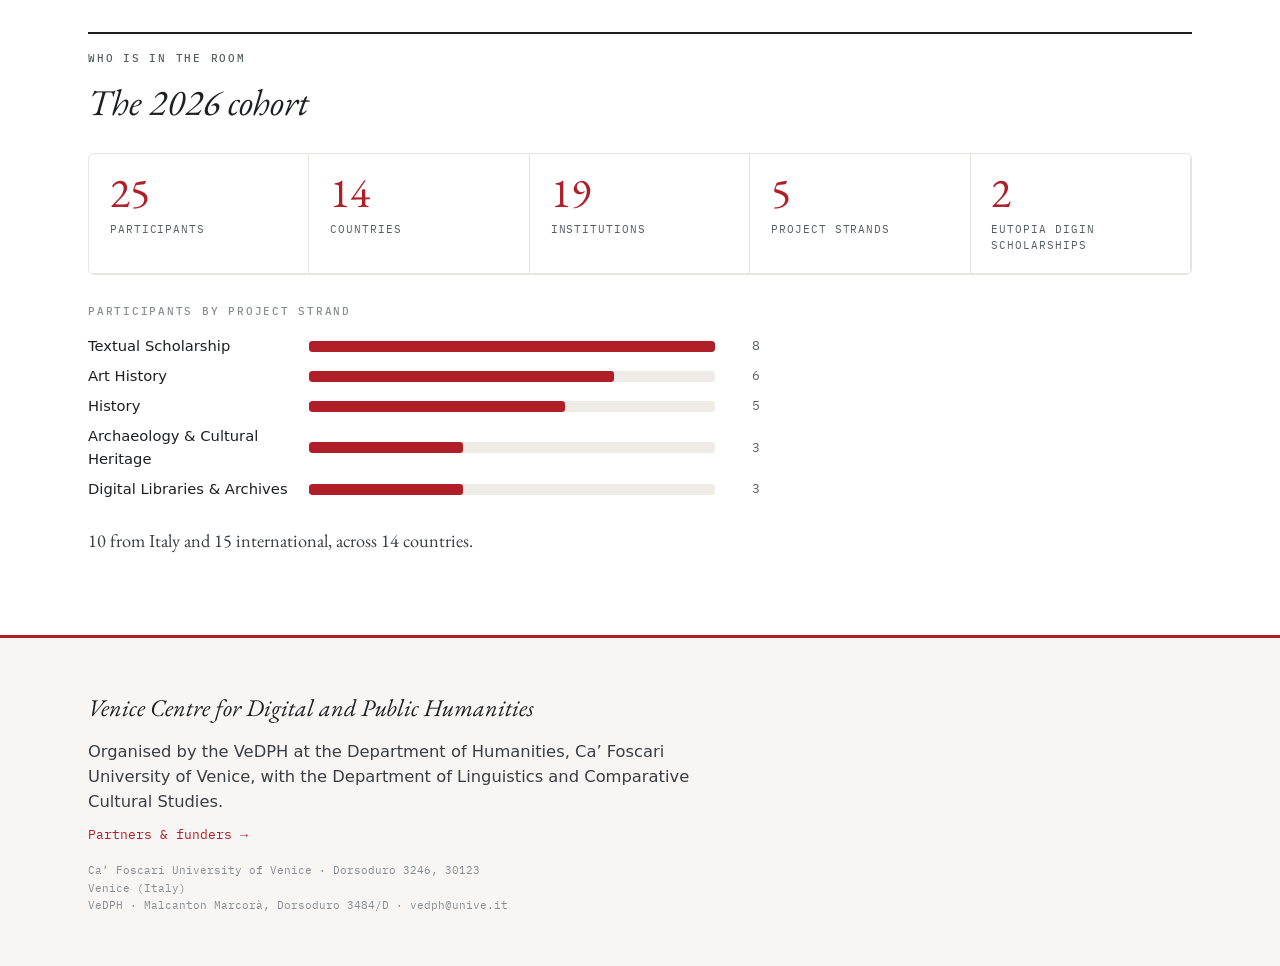
<file: people.html>
<!doctype html>
<html lang="en">
<head>
<meta charset="utf-8">
<meta name="viewport" content="width=device-width, initial-scale=1">
<title>People · Venice Summer School in Digital and Public Humanities 2026</title>
<meta name="description" content="Teachers and invited specialists of the Venice Summer School in Digital and Public Humanities 2026, and aggregate figures on the cohort.">
<meta name="theme-color" content="#b01e28">
<meta name="color-scheme" content="light">
<link rel="manifest" href="manifest.webmanifest">
<link rel="icon" href="icons/icon-192.png" sizes="192x192">
<link rel="preload" as="font" type="font/woff2" href="assets/fonts/eb-garamond-latin-400-italic.woff2" crossorigin>
<link rel="stylesheet" href="assets/style.css">
</head>
<body>
<a class="skip" href="#main">Skip to content</a>
<div class="topbar"></div>
<header class="sitehead"><div class="wrap">
  <a class="brandlock" href="index.html"><img src="assets/logos/site-lockup.png" alt="Venice Centre for Digital and Public Humanities"></a>
  <nav class="sitenav" aria-label="Site">
    <a href="index.html">Home</a>
    <a href="programme.html">Programme</a>
    <a class="on" aria-current="page" href="people.html">People</a>
    <a href="journal.html">Journal</a>
    <a href="gallery.html">Photos</a>
    <a href="partners.html">Partners</a>
    <a href="colophon.html">Colophon</a>
    <a href="about.html">About</a>
  </nav>
</div></header>

<header class="pagehead"><div class="wrap">
  <p class="kicker">Teachers, invited specialists &amp; cohort</p>
  <h1>People</h1>
</div></header>

<main id="main">
  <section class="faculty wrap" id="faculty-section">
    <div class="head">
      <p class="area kicker">Teachers &amp; invited specialists</p>
      <h2>Teachers</h2>
    </div>
    <div class="faculty-grid" id="faculty"></div>
  </section>

  <section class="support wrap" id="support-section">
    <div class="head">
      <p class="area kicker">Behind the programme</p>
      <h2>Organising support</h2>
    </div>
    <div class="faculty-grid" id="support"></div>
  </section>

  <section class="cohort wrap" id="cohort-section">
    <div class="head">
      <p class="area kicker">Who is in the room</p>
      <h2>The 2026 cohort</h2>
    </div>
    <div id="cohort"></div>
  </section>
</main>

<footer class="foot">
  <div class="wrap">
    <h2>Venice Centre for Digital and Public Humanities</h2>
    <p>Organised by the VeDPH at the Department of Humanities, Ca’ Foscari University of Venice,
       with the Department of Linguistics and Comparative Cultural Studies.</p>
    <p class="foot-link"><a href="partners.html">Partners &amp; funders →</a></p>
    <p class="addr">Ca’ Foscari University of Venice · Dorsoduro 3246, 30123 Venice (Italy)<br>
      VeDPH · Malcanton Marcorà, Dorsoduro 3484/D · vedph@unive.it</p>
  </div>
</footer>

<script src="data/program.js"></script>
<script src="assets/app.js"></script>
<script>
  if ('serviceWorker' in navigator &&
      (location.protocol === 'https:' || location.hostname === 'localhost' || location.hostname === '127.0.0.1')) {
    window.addEventListener('load', function () { navigator.serviceWorker.register('sw.js').catch(function(){}); });
  }
</script>
</body>
</html>
</file>
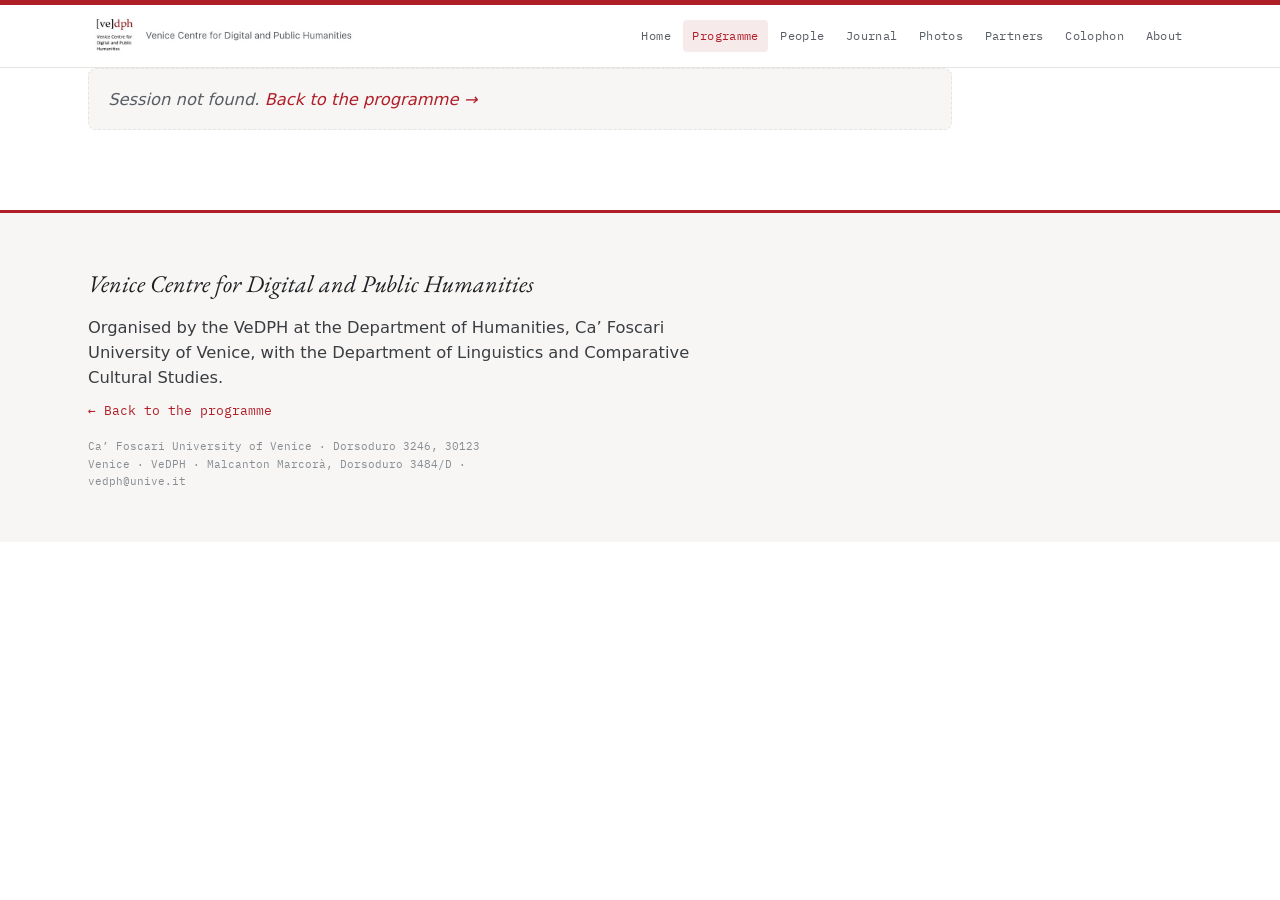
<file: session.html>
<!doctype html>
<html lang="en">
<head>
<meta charset="utf-8">
<meta name="viewport" content="width=device-width, initial-scale=1">
<title>Session · Venice Summer School in Digital and Public Humanities 2026</title>
<meta name="description" content="A session of the Venice Summer School in Digital and Public Humanities, 6–10 July 2026.">
<meta name="theme-color" content="#b01e28">
<meta name="color-scheme" content="light">
<link rel="manifest" href="manifest.webmanifest">
<link rel="icon" href="icons/icon-192.png" sizes="192x192">
<link rel="preload" as="font" type="font/woff2" href="assets/fonts/eb-garamond-latin-600-normal.woff2" crossorigin>
<link rel="stylesheet" href="assets/style.css">
</head>
<body>
<a class="skip" href="#main">Skip to content</a>
<div class="topbar"></div>
<header class="sitehead"><div class="wrap">
  <a class="brandlock" href="index.html"><img src="assets/logos/site-lockup.png" alt="Venice Centre for Digital and Public Humanities"></a>
  <nav class="sitenav" aria-label="Site">
    <a href="index.html">Home</a>
    <a class="on" aria-current="page" href="programme.html">Programme</a>
    <a href="people.html">People</a>
    <a href="journal.html">Journal</a>
    <a href="gallery.html">Photos</a>
    <a href="partners.html">Partners</a>
    <a href="colophon.html">Colophon</a>
    <a href="about.html">About</a>
  </nav>
</div></header>

<main id="main">
  <div class="wrap">
    <article id="session"><p class="sp-empty">Loading session…</p></article>
  </div>
</main>

<footer class="foot">
  <div class="wrap">
    <h2>Venice Centre for Digital and Public Humanities</h2>
    <p>Organised by the VeDPH at the Department of Humanities, Ca’ Foscari University of Venice,
       with the Department of Linguistics and Comparative Cultural Studies.</p>
    <p class="foot-link"><a href="programme.html">← Back to the programme</a></p>
    <p class="addr">Ca’ Foscari University of Venice · Dorsoduro 3246, 30123 Venice · VeDPH · Malcanton Marcorà, Dorsoduro 3484/D · vedph@unive.it</p>
  </div>
</footer>

<script src="data/program.js"></script>
<script src="assets/app.js"></script>
<script>
  if ('serviceWorker' in navigator &&
      (location.protocol === 'https:' || location.hostname === 'localhost' || location.hostname === '127.0.0.1')) {
    window.addEventListener('load', function () { navigator.serviceWorker.register('sw.js').catch(function(){}); });
  }
</script>
</body>
</html>
</file>
<file: assets/style.css>
/* =============================================================================
   Venice Summer School 2026 — stylesheet  (Ca' Foscari institutional look)
   White ground, Ca' Foscari red, logo top-left. Display serif (EB Garamond,
   the Edizioni Ca' Foscari / Venetian humanist register) + a clean sans for UI
   + a markup monospace for data. The programme keeps an edition-like apparatus.
   ========================================================================== */

/* ---- Fonts (self-hosted, OFL; no external requests) --------------------- */
@font-face{font-family:"EB Garamond";src:url("fonts/eb-garamond-latin-400-normal.woff2") format("woff2");font-weight:400;font-style:normal;font-display:swap}
@font-face{font-family:"EB Garamond";src:url("fonts/eb-garamond-latin-400-italic.woff2") format("woff2");font-weight:400;font-style:italic;font-display:swap}
@font-face{font-family:"EB Garamond";src:url("fonts/eb-garamond-latin-600-normal.woff2") format("woff2");font-weight:600;font-style:normal;font-display:swap}
@font-face{font-family:"EB Garamond";src:url("fonts/eb-garamond-latin-600-italic.woff2") format("woff2");font-weight:600;font-style:italic;font-display:swap}
@font-face{font-family:"Plex Mono";src:url("fonts/ibm-plex-mono-latin-400-normal.woff2") format("woff2");font-weight:400;font-style:normal;font-display:swap}
@font-face{font-family:"Plex Mono";src:url("fonts/ibm-plex-mono-latin-500-normal.woff2") format("woff2");font-weight:500;font-style:normal;font-display:swap}

/* ---- Tokens ------------------------------------------------------------- */
:root{
  /* Ca' Foscari red — CONFIRM exact value against the official brand manual
     (www.unive.it/logo, reserved area). This is the single place to change it. */
  --cf-red:#b01e28;
  --cf-red-deep:#8c1820;
  --cf-red-wash:#f7eaeb;

  --ink:#1d1f22;        /* primary text */
  --ink-soft:#3a3d42;
  --paper:#ffffff;
  --paper-2:#f7f6f4;    /* light sections */
  --paper-3:#efece7;    /* insets */
  --muted:#585d64;      /* secondary text */
  --muted-2:#878d93;    /* tertiary */
  --rule:#e5e4e0;       /* hairlines */
  --rule-strong:#cdccc7;

  --sans: system-ui, -apple-system, "Segoe UI", Arial, Helvetica, sans-serif;
  --serif:"EB Garamond", Georgia, "Times New Roman", serif;
  --mono:"Plex Mono", ui-monospace, "SFMono-Regular", Menlo, Consolas, monospace;

  --measure:42rem;
  --pad:clamp(1.1rem, 4vw, 3rem);
  --maxw:75rem;
}

*{box-sizing:border-box}
html{-webkit-text-size-adjust:100%;scroll-behavior:smooth}
body{
  margin:0;background:var(--paper);color:var(--ink);
  font-family:var(--sans);font-size:clamp(.98rem,.7rem + .4vw,1.06rem);
  line-height:1.55;-webkit-font-smoothing:antialiased;text-rendering:optimizeLegibility;
}
::selection{background:var(--cf-red-wash);color:var(--ink)}
a{color:var(--cf-red);text-decoration:none;text-underline-offset:.16em}
a:hover{color:var(--cf-red-deep);text-decoration:underline}
img{max-width:100%}
:focus-visible{outline:2.5px solid var(--cf-red);outline-offset:3px;border-radius:1px}

.kicker{font-family:var(--mono);font-size:.69rem;font-weight:500;
  letter-spacing:.16em;text-transform:uppercase}
.wrap{max-width:var(--maxw);margin-inline:auto;padding-left:max(var(--pad),env(safe-area-inset-left));padding-right:max(var(--pad),env(safe-area-inset-right))}

/* thin institutional accent strip */
.topbar{height:5px;background:var(--cf-red)}

/* =============================================================================
   MASTHEAD
   ========================================================================== */
.masthead{background:var(--paper);border-bottom:1px solid var(--rule)}
.masthead .wrap{padding-top:clamp(1.2rem,3vw,1.8rem);padding-bottom:clamp(1.8rem,4vw,3rem)}

.brandbar{display:flex;align-items:center;gap:1.1rem;flex-wrap:wrap;
  padding-bottom:clamp(1.6rem,4vw,2.6rem)}
.brandbar img{height:46px;width:auto;display:block}
.brandbar .vline{width:1px;height:34px;background:var(--rule-strong)}
.brandbar .who{font-family:var(--sans);line-height:1.25}
.brandbar .who b{display:block;font-weight:600;font-size:.92rem;color:var(--ink)}
.brandbar .who span{font-size:.8rem;color:var(--muted)}
.brandbar .erasmus{margin-left:auto;font-family:var(--mono);font-size:.66rem;
  letter-spacing:.04em;color:var(--muted-2);text-align:right;max-width:20rem;line-height:1.5}

.eyebrow{color:var(--muted);margin:0 0 .9rem}
.eyebrow .sig{color:var(--cf-red);font-weight:500}

h1.title{font-family:var(--serif);font-weight:600;line-height:1.04;letter-spacing:-.01em;
  margin:0;color:var(--ink);font-size:clamp(2.4rem,1rem + 6vw,5rem);max-width:16ch}
h1.title em{display:block;font-style:italic;font-weight:400;color:var(--cf-red);
  font-size:.66em;letter-spacing:0;margin-top:.1em}

.title-rule{height:3px;width:clamp(4rem,12vw,7rem);background:var(--cf-red);
  margin:1.4rem 0 1.2rem}

.standfirst{font-family:var(--serif);font-size:clamp(1.15rem,.8rem + .9vw,1.5rem);
  color:var(--ink-soft);max-width:44ch;margin:0;line-height:1.4}
.standfirst em{font-style:italic;color:var(--cf-red)}

.colophon{display:flex;flex-wrap:wrap;gap:0;margin-top:clamp(1.8rem,4vw,2.6rem);
  border-top:1px solid var(--rule)}
.colophon .fact{flex:1 1 8rem;padding:1rem 1.3rem 0 0;border-right:1px solid var(--rule)}
.colophon .fact:last-child{border-right:0}
.colophon .fact .n{font-family:var(--serif);font-size:2rem;line-height:1;display:block;color:var(--cf-red)}
.colophon .fact .l{font-family:var(--mono);font-size:.64rem;letter-spacing:.1em;
  text-transform:uppercase;color:var(--muted);display:block;margin-top:.45rem}

/* =============================================================================
   TOOLBAR
   ========================================================================== */
.toolbar{position:sticky;top:0;z-index:40;background:rgba(255,255,255,.96);
  backdrop-filter:saturate(120%) blur(6px);border-bottom:1px solid var(--rule);
  box-shadow:0 8px 20px -22px rgba(29,31,34,.6)}
.toolbar .wrap{display:flex;flex-wrap:wrap;align-items:center;gap:.5rem 1.2rem;
  padding-top:.5rem;padding-bottom:.5rem}

.daynav{display:flex;gap:.15rem;flex-wrap:wrap;margin-right:auto}
.daynav a{font-family:var(--mono);font-size:.73rem;letter-spacing:.03em;color:var(--muted);
  padding:.42rem .6rem;border-radius:4px;position:relative;display:inline-flex;gap:.4rem;
  align-items:baseline;line-height:1}
.daynav a .dnum{color:var(--muted-2)}
.daynav a:hover{color:var(--ink);background:var(--paper-2);text-decoration:none}
.daynav a.active{color:var(--ink)}
.daynav a.active::after{content:"";position:absolute;left:.6rem;right:.6rem;bottom:-.52rem;
  height:2px;background:var(--cf-red)}

.controls{display:flex;align-items:center;gap:.4rem;flex-wrap:wrap}
.search{position:relative;display:flex;align-items:center}
.search input{font-family:var(--mono);font-size:.75rem;color:var(--ink);background:var(--paper-2);
  border:1px solid var(--rule-strong);border-radius:4px;padding:.36rem .6rem .36rem 1.7rem;
  width:11rem;max-width:42vw}
.search input::placeholder{color:var(--muted-2)}
.search .mag{position:absolute;left:.55rem;color:var(--muted-2);font-size:.8rem;pointer-events:none}
.search input:focus{outline:none;border-color:var(--cf-red);background:#fff}

.btn{font-family:var(--mono);font-size:.73rem;letter-spacing:.02em;cursor:pointer;
  background:var(--paper-2);border:1px solid var(--rule-strong);color:var(--ink);
  padding:.4rem .66rem;border-radius:4px;display:inline-flex;align-items:center;gap:.4rem;
  line-height:1;transition:background .12s,border-color .12s,color .12s}
.btn:hover{border-color:var(--cf-red);color:var(--cf-red);text-decoration:none}
.btn.solid{background:var(--cf-red);border-color:var(--cf-red);color:#fff}
.btn.solid:hover{background:var(--cf-red-deep);border-color:var(--cf-red-deep);color:#fff}
.btn.ghost{background:transparent}

.nowpill{font-family:var(--mono);font-size:.71rem;letter-spacing:.02em;display:inline-flex;
  align-items:center;gap:.4rem;color:var(--cf-red);border:1px solid var(--cf-red);
  background:var(--cf-red-wash);border-radius:999px;padding:.34rem .7rem;cursor:pointer}
.nowpill .mano{font-size:.9rem;line-height:1}
.nowpill.before{color:var(--cf-red)}
.nowpill.after{color:var(--muted);border-color:var(--rule-strong);background:var(--paper-2);cursor:default}

.chips{display:flex;gap:.3rem;flex-wrap:wrap;width:100%;padding-top:.5rem;margin-top:.45rem;
  border-top:1px dashed var(--rule)}
.chips-label{color:var(--muted-2);margin-right:.3rem;align-self:center}
.chip{font-family:var(--mono);font-size:.69rem;letter-spacing:.03em;cursor:pointer;
  border:1px solid var(--rule-strong);background:transparent;color:var(--muted);
  padding:.28rem .55rem;border-radius:999px;display:inline-flex;gap:.4rem;align-items:center}
.chip:hover{color:var(--ink);border-color:var(--muted-2)}
.chip[aria-pressed="true"]{color:#fff;border-color:var(--cf-red);background:var(--cf-red)}
.chip .s{font-weight:500;color:var(--cf-red)}
.chip[aria-pressed="true"] .s{color:#fff}

/* =============================================================================
   LEDE
   ========================================================================== */
.lede{padding:clamp(2.2rem,5vw,3.4rem) 0 .5rem}
.lede .meta{font-family:var(--mono);font-size:.73rem;letter-spacing:.03em;color:var(--muted);
  margin-bottom:1.3rem;display:flex;flex-wrap:wrap;gap:.4rem 1rem}
.lede .meta b{color:var(--cf-red);font-weight:500}
.lede p.intro-p{font-family:var(--serif);max-width:var(--measure);font-size:1.3rem;
  line-height:1.5;color:var(--ink-soft);margin:.2rem 0}
.lede p.intro-p em{font-style:italic;color:var(--cf-red)}
.lede .follow{display:flex;flex-wrap:wrap;gap:.45rem;align-items:center;margin-top:1.7rem;
  padding-top:1.3rem;border-top:1px solid var(--rule)}
.lede .follow .kicker{color:var(--muted-2);width:100%;margin-bottom:.2rem}
@media(min-width:600px){.lede .follow .kicker{width:auto;margin:0 .4rem 0 0}}

/* =============================================================================
   PROGRAMME
   ========================================================================== */
.day{padding-top:clamp(2rem,4vw,3.2rem);scroll-margin-top:5.5rem}
.day-head{border-top:2px solid var(--ink);padding-top:1rem;margin-bottom:1.5rem}
.day-head .row{display:flex;flex-wrap:wrap;align-items:baseline;gap:.4rem 1rem;justify-content:space-between}
.day-head .area{color:var(--muted);margin:0}
.day-head .when{font-family:var(--mono);font-size:.71rem;letter-spacing:.05em;color:var(--cf-red);text-transform:uppercase}
.day-head h2{font-family:var(--serif);font-weight:400;font-style:italic;
  font-size:clamp(1.7rem,1rem + 2.2vw,2.6rem);line-height:1.08;margin:.5rem 0 0;
  max-width:26ch;letter-spacing:-.005em;color:var(--ink)}
.day-head .intro{max-width:var(--measure);color:var(--muted);margin:1rem 0 0;font-size:1rem;line-height:1.55}

.lemma{display:grid;grid-template-columns:5.4rem minmax(0,1fr);column-gap:1.3rem;
  padding:1.1rem .8rem;margin-inline:-.8rem;border-top:1px solid var(--rule);position:relative}
.lemma.hidden{display:none}
.lemma.is-now{background:linear-gradient(90deg,var(--cf-red-wash),transparent 55%);
  box-shadow:inset 3px 0 0 var(--cf-red)}

.rail{text-align:right;position:relative}
.rail .sig{font-family:var(--mono);font-size:1rem;font-weight:500;color:var(--muted-2);line-height:1;display:block}
.rail .sig.key{color:var(--cf-red)}
.rail .time{font-family:var(--mono);font-size:.73rem;color:var(--muted);display:block;margin-top:.4rem}
.rail .time .to{color:var(--muted-2)}
.rail .mano{position:absolute;left:-1.4rem;top:-.05rem;color:var(--cf-red);font-size:1.05rem;
  line-height:1;animation:point 1.6s ease-in-out infinite}
@keyframes point{0%,100%{transform:translateX(0)}50%{transform:translateX(-3px)}}

.body .ttl{font-family:var(--sans);font-size:1.12rem;font-weight:600;line-height:1.28;margin:.05rem 0 0;color:var(--ink)}
.lemma.is-key .body .ttl{color:var(--cf-red-deep)}
.body .note{font-family:var(--serif);font-style:italic;color:var(--muted);font-size:1rem;margin:.35rem 0 0;max-width:50ch}

.pub{font-family:var(--mono);font-size:.78rem;margin:.4rem 0 0;display:flex;flex-wrap:wrap;align-items:center;gap:.45rem}.pub-b{display:inline-block;background:var(--cf-red);color:#fff;font-size:.66rem;letter-spacing:.03em;padding:.13rem .42rem;border-radius:.22rem;white-space:nowrap}
.pub a{text-decoration:underline;text-underline-offset:.16em}

.app{margin-top:.55rem;display:flex;flex-direction:column;gap:.35rem}
.auth{font-family:var(--sans);font-size:.98rem;line-height:1.35}
.auth .nm{color:var(--ink);font-weight:500}
.auth .af{color:var(--muted);font-size:.9em}
.auth .sep{color:var(--rule-strong);margin:0 .15rem}
.where{font-family:var(--mono);font-size:.72rem;color:var(--muted);display:inline-flex;flex-wrap:wrap;gap:.35rem;align-items:baseline}
.where a{color:var(--muted);border-bottom:1px dotted var(--muted-2)}
.where a:hover{color:var(--cf-red);border-color:var(--cf-red);text-decoration:none}
.where .pin{color:var(--cf-red)}

/* card action row: calendar · materials · resources */
.fi{width:1.05em;height:1.05em;flex:none;vertical-align:-.18em}
.card-foot{margin-top:.8rem;padding-top:.75rem;border-top:1px dashed var(--rule);
  display:flex;flex-wrap:wrap;gap:.55rem 1.6rem;align-items:flex-start}
.act{font-family:var(--mono);font-size:.71rem;letter-spacing:.02em;cursor:pointer;
  border:1px solid var(--rule-strong);background:var(--paper);color:var(--ink);
  padding:.34rem .6rem;border-radius:5px;display:inline-flex;gap:.42rem;align-items:center;line-height:1;
  transition:border-color .12s,color .12s,background .12s}
.act:hover{border-color:var(--cf-red);color:var(--cf-red);background:var(--cf-red-wash)}

.fgroup{display:flex;flex-wrap:wrap;gap:.4rem;align-items:center}
.fg-l{font-family:var(--mono);font-size:.66rem;letter-spacing:.08em;text-transform:uppercase;
  color:var(--muted-2);display:inline-flex;gap:.35rem;align-items:center;margin-right:.1rem}
.fg-items{display:flex;flex-wrap:wrap;gap:.35rem}
.chip-link{font-family:var(--mono);font-size:.71rem;display:inline-flex;align-items:center;gap:.38rem;
  color:var(--cf-red);border:1px solid var(--rule-strong);background:var(--paper-2);border-radius:4px;padding:.26rem .5rem;line-height:1}
.chip-link:hover{border-color:var(--cf-red);text-decoration:none;background:#fff}
.chip-link .k{color:var(--muted-2);font-size:.9em}
.chip-link .ext{color:var(--muted-2);font-size:.82em}

.lemma{transition:background .12s}
.lemma:hover{background:var(--paper-2)}
@media (min-width:1024px){
  .lemma{grid-template-columns:6rem minmax(0,1fr);column-gap:1.6rem}
  .body .ttl{font-size:1.18rem}
}

.noresults{font-family:var(--mono);font-size:.8rem;color:var(--muted);padding:2rem 0;text-align:center}

/* =============================================================================
   FACULTY
   ========================================================================== */
.faculty{padding-top:clamp(2.4rem,5vw,3.6rem)}
.faculty .head{border-top:2px solid var(--ink);padding-top:1rem;margin-bottom:1.3rem}
.faculty .head .area{color:var(--muted);margin:0}
.faculty h2{font-family:var(--serif);font-style:italic;font-weight:400;
  font-size:clamp(1.6rem,1rem + 2vw,2.3rem);margin:.4rem 0 0;color:var(--ink)}
.faculty-grid{display:grid;grid-template-columns:repeat(auto-fill,minmax(17rem,1fr));gap:.2rem 2rem}
.person{display:flex;gap:.85rem;align-items:flex-start;padding:.85rem 0;border-top:1px solid var(--rule)}
.person .av{flex:0 0 auto;width:2.9rem;height:2.9rem;border-radius:50%;overflow:hidden;
  display:grid;place-items:center;background:var(--paper-2);border:1px solid var(--rule)}
.person .av img{width:100%;height:100%;object-fit:cover;display:block}
.person .av-i{font-family:var(--serif);font-weight:600;font-size:1.02rem;color:var(--muted);letter-spacing:.01em}
.person .ptext{min-width:0;display:block;padding-top:.05rem}
.person .nm{font-family:var(--sans);font-weight:600;color:var(--ink);display:block;font-size:1.02rem}
a.nm:hover{color:var(--cf-red)}
.person .af{font-family:var(--mono);font-size:.71rem;color:var(--muted);display:block;margin-top:.2rem;line-height:1.4}
.person .pmeta{display:block;margin-top:.35rem}
.person .inprog{font-family:var(--mono);font-size:.68rem;letter-spacing:.02em;color:var(--cf-red);
  text-decoration:none;border-bottom:1px solid transparent}
.person .inprog:hover{border-bottom-color:var(--cf-red)}

/* =============================================================================
   COHORT
   ========================================================================== */
.cohort{padding-top:clamp(2.4rem,5vw,3.6rem)}
.cohort .head{border-top:2px solid var(--ink);padding-top:1rem;margin-bottom:1.4rem}
.cohort .head .area{color:var(--muted);margin:0}
.cohort h2{font-family:var(--serif);font-style:italic;font-weight:400;
  font-size:clamp(1.6rem,1rem + 2vw,2.3rem);margin:.4rem 0 0;color:var(--ink)}
.stat-grid{display:grid;grid-template-columns:repeat(auto-fit,minmax(8rem,1fr));
  border:1px solid var(--rule);border-radius:6px;overflow:hidden;background:var(--paper)}
.stat{padding:1.2rem 1.3rem;border-right:1px solid var(--rule);border-bottom:1px solid var(--rule)}
.stat .n{font-family:var(--serif);font-size:2.6rem;line-height:.95;color:var(--cf-red);display:block}
.stat .l{font-family:var(--mono);font-size:.66rem;letter-spacing:.09em;text-transform:uppercase;
  color:var(--muted);display:block;margin-top:.5rem}
.bars{margin-top:1.8rem;max-width:42rem}
.bars-h{color:var(--muted-2);margin:0 0 .9rem}
.bar-row{display:grid;grid-template-columns:13rem minmax(0,1fr) 2rem;align-items:center;gap:.8rem;margin:.45rem 0}
.bar-row .bl{font-family:var(--sans);font-size:.92rem;color:var(--ink)}
.bar-row .bt{height:.7rem;background:var(--paper-3);border-radius:3px;overflow:hidden}
.bar-row .bf{display:block;height:100%;background:var(--cf-red);border-radius:3px}
.bar-row .bn{font-family:var(--mono);font-size:.8rem;color:var(--muted);text-align:right}
@media(max-width:560px){.bar-row{grid-template-columns:9rem minmax(0,1fr) 1.6rem;gap:.5rem}.bar-row .bl{font-size:.82rem;overflow-wrap:anywhere}}
.cohort .cap{font-family:var(--serif);font-size:1.15rem;color:var(--ink-soft);margin-top:1.6rem;max-width:var(--measure)}
.cohort .privacy{font-family:var(--mono);font-size:.69rem;color:var(--muted-2);margin-top:.9rem;
  border-left:2px solid var(--rule-strong);padding-left:.7rem;max-width:48ch;line-height:1.5}

/* =============================================================================
   MAP
   ========================================================================== */
.mapsec{padding-top:clamp(2.4rem,5vw,3.6rem)}
.mapsec .head{border-top:2px solid var(--ink);padding-top:1rem;margin-bottom:1.1rem}
.mapsec .head .area{color:var(--muted);margin:0}
.mapsec h2{font-family:var(--serif);font-style:italic;font-weight:400;
  font-size:clamp(1.6rem,1rem + 2vw,2.3rem);margin:.4rem 0 0;color:var(--ink)}
.mapwrap{position:relative;border:1px solid var(--rule-strong);border-radius:6px;overflow:hidden;background:var(--paper-2)}
#map,#cm-map{height:clamp(320px,50vh,500px);width:100%}
.leaflet-container{background:#eef0ee !important;font-family:var(--mono) !important}
.map-legend{display:flex;flex-wrap:wrap;gap:.4rem 1.1rem;margin-top:.8rem;font-family:var(--mono);font-size:.71rem;color:var(--muted)}
.map-legend .it{display:inline-flex;gap:.45rem;align-items:center}
.map-legend .pin{width:.7rem;height:.7rem;border-radius:50%;background:var(--cf-red);display:inline-block}
.venue-list{list-style:none;margin:0 0 1.25rem;padding:0;display:grid;gap:.55rem;grid-template-columns:repeat(auto-fill,minmax(15rem,1fr))}
.venue-li{background:var(--paper-2);border:1px solid var(--rule);border-radius:6px;padding:.7rem .85rem;display:flex;flex-direction:column;gap:.12rem}
.venue-li .vn{font-weight:600}
.venue-li .vb{font-size:.85rem;color:var(--muted)}
.venue-li .va{font-size:.82rem;color:var(--muted)}
.venue-li .vs{font-family:var(--mono);font-size:.66rem;letter-spacing:.05em;text-transform:uppercase;color:var(--cf-red);margin-top:.25rem}
.map-load{display:flex;flex-wrap:wrap;align-items:center;gap:.55rem 1rem;margin:0}
.map-load .btn[disabled]{opacity:.6;cursor:default}
.map-note{font-family:var(--mono);font-size:.71rem;color:var(--muted);margin:0;flex:1 1 18rem}
.cm-note{color:var(--muted);font-size:.9rem;line-height:1.55;margin:0 0 .8rem;max-width:46rem}
.mvenue{font-family:var(--sans);font-size:.95rem;color:var(--ink);line-height:1.3}
.mvenue b{font-weight:600}
.mvenue .sub{font-family:var(--mono);font-size:.68rem;color:var(--muted);display:block;margin-top:.2rem}
.mvsess{font-family:var(--mono);font-size:.64rem;color:var(--muted);margin-top:.4rem;max-width:18rem}

/* =============================================================================
   FOOTER + LOGO STRIP
   ========================================================================== */
.foot{background:var(--paper-2);border-top:3px solid var(--cf-red);margin-top:clamp(3rem,7vw,5rem)}
.foot .wrap{padding-top:clamp(2.2rem,5vw,3.2rem);padding-bottom:clamp(2rem,4vw,2.8rem)}
.foot h2{font-family:var(--serif);font-weight:400;font-style:italic;color:var(--ink);font-size:1.5rem;margin:0 0 .8rem}
.foot p{max-width:60ch;line-height:1.55;margin:.4rem 0;color:var(--ink-soft)}
.foot .cols{display:flex;flex-wrap:wrap;gap:1.6rem 3.2rem;margin-top:1.4rem}
.foot .col .kicker{color:var(--muted-2);margin-bottom:.5rem;display:block}
.foot .col a{display:block;margin:.28rem 0;color:var(--ink-soft)}
.foot .col a:hover{color:var(--cf-red)}

.logostrip-wrap{margin-top:2rem;padding-top:1.4rem;border-top:1px solid var(--rule-strong)}
.logostrip-wrap .kicker{color:var(--muted-2);display:block;margin-bottom:1rem}
.logostrip{display:flex;flex-wrap:wrap;align-items:center;gap:1.4rem 2.2rem}
.logo-slot{display:flex;align-items:center}
.logo-slot img{height:38px;width:auto;filter:grayscale(1);opacity:.62;transition:filter .15s,opacity .15s}
.logo-slot img:hover{filter:none;opacity:1}
.logostrip.brandrow img{height:42px;filter:none;opacity:1}
.logo-text{font-family:var(--mono);font-size:.72rem;letter-spacing:.02em;color:var(--muted);
  border:1px solid var(--rule-strong);background:var(--paper);border-radius:4px;padding:.34rem .6rem;display:inline-block;line-height:1.3}

.foot .fund{font-family:var(--mono);font-size:.71rem;line-height:1.65;color:var(--muted);
  margin-top:2rem;border-top:1px solid var(--rule);padding-top:1.2rem;max-width:64ch}
.foot .addr{font-family:var(--mono);font-size:.68rem;color:var(--muted-2);margin-top:1rem;line-height:1.6}

/* toast / skip */
.toast{position:fixed;left:50%;bottom:1.4rem;transform:translateX(-50%) translateY(1rem);
  background:var(--ink);color:#fff;font-family:var(--mono);font-size:.74rem;padding:.6rem .9rem;
  border-radius:5px;box-shadow:0 8px 30px -8px rgba(0,0,0,.4);opacity:0;pointer-events:none;
  transition:opacity .2s,transform .2s;z-index:60;border-left:3px solid var(--cf-red)}
.toast.show{opacity:1;transform:translateX(-50%) translateY(0)}
.skip{position:absolute;left:-999px;top:.5rem;background:var(--cf-red);color:#fff;font-family:var(--mono);
  font-size:.74rem;padding:.5rem .8rem;border-radius:4px;z-index:80}
.skip:focus{left:.5rem}

@media (prefers-reduced-motion:reduce){
  *{animation:none !important;transition:none !important;scroll-behavior:auto !important}
}

/* =============================================================================
   COLOPHON page
   ========================================================================== */
.colo{padding:clamp(2rem,5vw,3.4rem) 0}
.colo h2{font-family:var(--serif);font-style:italic;font-weight:400;
  font-size:clamp(1.5rem,1rem + 1.8vw,2.1rem);color:var(--ink);
  margin:2.2rem 0 .6rem;border-top:1px solid var(--rule);padding-top:1.3rem}
.colo h2:first-of-type{border-top:0;padding-top:0;margin-top:0}
.colo p{max-width:44rem;line-height:1.62;margin:.6rem 0;color:var(--ink-soft)}
.colo .note{font-family:var(--mono);font-size:.74rem;color:var(--muted);background:var(--paper-2);
  border-left:2px solid var(--rule-strong);padding:.55rem .75rem;max-width:44rem;line-height:1.5}
.colo code{font-family:var(--mono);font-size:.85em;background:var(--paper-2);
  border:1px solid var(--rule);border-radius:3px;padding:.05rem .3rem}
.stack{display:grid;grid-template-columns:max-content 1fr;gap:.55rem 1.5rem;max-width:48rem;margin:1.1rem 0}
.stack dt{font-family:var(--mono);font-size:.69rem;letter-spacing:.07em;text-transform:uppercase;
  color:var(--cf-red);padding-top:.15rem}
.stack dd{margin:0;line-height:1.55;color:var(--ink-soft)}
@media(max-width:560px){.stack{grid-template-columns:1fr;gap:.1rem}.stack dt{margin-top:.9rem}}

/* =============================================================================
   WHEEL — colourful, dynamic programme overview
   ========================================================================== */
.wheel-sec{padding:clamp(1.8rem,4vw,2.8rem) 0;border-bottom:1px solid var(--rule);background:var(--paper)}
.wheel-sec .kicker{color:var(--muted-2);margin:0 0 1.2rem}
.wheel-wrap{display:grid;grid-template-columns:1fr;gap:1.8rem 2.8rem;align-items:center}
@media(min-width:760px){.wheel-wrap{grid-template-columns:minmax(240px,300px) 1fr}}
#wheel{justify-self:center}
#wheel svg{width:clamp(240px,42vw,300px);height:auto;display:block;overflow:visible}
.seg{cursor:pointer;opacity:0;animation:segIn .45s ease forwards;animation-delay:var(--d);
  transition:transform .2s cubic-bezier(.34,1.56,.64,1)}
.seg path{fill:var(--c);stroke:#fff;stroke-width:2.5;transition:stroke-width .15s}
.seg text{text-anchor:middle;pointer-events:none}
.seg .snum{font-family:var(--serif);font-size:17px;font-weight:600;fill:#fff}
.seg .stag{font-family:var(--mono);font-size:6.4px;letter-spacing:.07em;fill:rgba(255,255,255,.85)}
.seg:hover,.seg:focus-visible,.seg.active{transform:translate(var(--dx),var(--dy))}
.seg:focus{outline:none}
.seg.active path{stroke-width:4}
.seg.active{filter:drop-shadow(0 4px 9px rgba(29,31,34,.28))}
@keyframes segIn{to{opacity:1}}
.hole{fill:#fff}
.ctop{font-family:var(--serif);font-size:21px;font-weight:600;fill:var(--ink);text-anchor:middle;dominant-baseline:middle}
.cbot{font-family:var(--mono);font-size:7px;letter-spacing:.13em;fill:var(--muted);text-anchor:middle;dominant-baseline:middle}

/* dynamic panel (shows the selected day) */
.wheel-panel{min-width:0;border-left:3px solid var(--c,var(--cf-red));padding-left:1.3rem}
.wp-head .wp-day{color:var(--c,var(--cf-red));display:block;margin-bottom:.45rem}
.wp-theme{font-family:var(--serif);font-style:italic;font-weight:400;
  font-size:clamp(1.3rem,1rem + 1.4vw,1.9rem);margin:0;color:var(--ink);line-height:1.12}
.wp-area{font-family:var(--sans);font-size:.95rem;color:var(--muted);display:block;margin-top:.45rem}
.wp-list{list-style:none;margin:1.1rem 0 .8rem;padding:0}
.wp-list li{border-top:1px solid var(--rule)}
.wp-list a{display:grid;grid-template-columns:3.4rem minmax(0,1fr);gap:.7rem;padding:.5rem .2rem;
  color:var(--ink-soft);align-items:baseline}
.wp-list a:hover{color:var(--c,var(--cf-red));text-decoration:none;background:var(--paper-2)}
.wp-list .wt{font-family:var(--mono);font-size:.74rem;color:var(--muted)}
.wp-list .wq{font-family:var(--sans);font-size:.95rem;line-height:1.3}
.wp-open{font-family:var(--mono);font-size:.73rem;color:var(--c,var(--cf-red));display:inline-block;margin-top:.3rem}
@media (prefers-reduced-motion:reduce){.seg{opacity:1;animation:none}}

/* =============================================================================
   MULTI-PAGE: site header/nav, cover hero, nav cards, slim page header
   ========================================================================== */
.sitehead{background:var(--paper);border-bottom:1px solid var(--rule)}
.sitehead .wrap{display:flex;align-items:center;justify-content:space-between;gap:.6rem 1rem;
  flex-wrap:wrap;padding-top:.5rem;padding-bottom:.5rem;min-height:3.1rem}
.brandlock{display:flex;align-items:center;flex:0 1 auto;min-width:0}
.brandlock img{height:46px;width:auto;max-width:100%;display:block}
.brandlock:hover{opacity:.9}
@media (max-width:680px){ .brandlock img{height:38px} }
@media (max-width:480px){ .brandlock img{height:32px} }
.brandmark{display:flex;align-items:center;gap:.6rem;color:var(--ink)}
.brandmark img{height:30px;width:auto}
.brandmark span{font-family:var(--sans);font-weight:600;font-size:.9rem;line-height:1.1}
.brandmark em{font-style:normal;color:var(--cf-red)}
.brandmark:hover{text-decoration:none}
.sitenav{display:flex;gap:.15rem;flex-wrap:wrap}
.sitenav a{font-family:var(--mono);font-size:.74rem;letter-spacing:.03em;color:var(--muted);
  padding:.4rem .6rem;border-radius:4px}
.sitenav a:hover{color:var(--ink);background:var(--paper-2);text-decoration:none}
.sitenav a.on{color:var(--cf-red);background:var(--cf-red-wash)}

.cover{position:relative;display:flex;align-items:flex-end;min-height:clamp(360px,70vh,620px);
  overflow:hidden;background:#11151a}
.cover-img{position:absolute;inset:0;width:100%;height:100%;object-fit:cover;object-position:center 56%}
.cover-scrim{position:absolute;inset:0;background:linear-gradient(180deg,
  rgba(10,12,16,.46) 0%,rgba(10,12,16,.05) 30%,rgba(10,12,16,.55) 70%,rgba(10,12,16,.9) 100%)}
.cover-inner{position:relative;z-index:2;color:#fff;padding-top:3rem;padding-bottom:clamp(2rem,6vw,4.5rem)}
.cover-kick{color:#fff;margin:0 0 1rem;text-shadow:0 1px 12px rgba(0,0,0,.55)}
.cover-title{font-family:var(--serif);font-weight:600;line-height:1.02;letter-spacing:-.01em;margin:0;
  font-size:clamp(2.4rem,1rem + 6vw,5.2rem);color:#fff;max-width:15ch;text-shadow:0 2px 26px rgba(0,0,0,.45)}
.cover-title em{display:block;font-style:italic;font-weight:400;font-size:.58em;color:#fff;opacity:.93;margin-top:.1em}
.cover-sub{font-family:var(--serif);font-size:clamp(1.1rem,.8rem + .8vw,1.5rem);color:rgba(255,255,255,.93);
  margin:1.2rem 0 0;max-width:36ch}
.cover-cta{display:flex;flex-wrap:wrap;gap:.6rem;margin-top:1.8rem}
.btn.ghost-light{background:transparent;border-color:rgba(255,255,255,.55);color:#fff}
.btn.ghost-light:hover{background:rgba(255,255,255,.12);border-color:#fff;color:#fff}
.cover-credit{position:absolute;right:.8rem;bottom:.5rem;z-index:2;font-family:var(--mono);
  font-size:.62rem;color:rgba(255,255,255,.72);margin:0}

.navcards{padding:clamp(2.2rem,5vw,3.4rem) 0}
.navcards .kicker{color:var(--muted-2);margin:0 0 1.2rem}
.navcards-grid{display:grid;grid-template-columns:repeat(auto-fit,minmax(15rem,1fr));gap:1rem}
.navcard{display:block;border:1px solid var(--rule);border-radius:8px;padding:1.4rem 1.5rem;color:var(--ink);
  transition:border-color .14s,transform .14s,box-shadow .14s;background:var(--paper)}
.navcard:hover{border-color:var(--cf-red);text-decoration:none;transform:translateY(-2px);
  box-shadow:0 12px 32px -20px rgba(29,31,34,.55)}
.navcard h2{font-family:var(--serif);font-style:italic;font-weight:400;font-size:1.4rem;margin:0 0 .35rem;color:var(--ink)}
.navcard p{font-size:.92rem;color:var(--muted);margin:0;line-height:1.5}
.navcard .go{font-family:var(--mono);font-size:.72rem;color:var(--cf-red);display:inline-block;margin-top:.85rem}

.pagehead{background:var(--paper-2);border-bottom:1px solid var(--rule)}
.pagehead .wrap{padding-top:clamp(1.8rem,4vw,2.8rem);padding-bottom:clamp(1.8rem,4vw,2.8rem)}
.pagehead .kicker{color:var(--muted);margin:0 0 .5rem}
.pagehead h1{font-family:var(--serif);font-weight:600;font-size:clamp(2rem,1rem + 3.5vw,3.2rem);
  margin:0;color:var(--ink);line-height:1.04}
.pagehead h1 em{font-style:italic;font-weight:400;color:var(--cf-red)}
.pagehead p{max-width:46rem;color:var(--ink-soft);margin:.8rem 0 0;line-height:1.55}

.lemma{scroll-margin-top:5rem}
.faculty,.cohort,.mapsec{scroll-margin-top:5rem}

/* colophon lead credit */
.colo-lead{font-size:1.12rem;line-height:1.6;color:var(--ink);max-width:60ch;margin:.4rem 0 2.2rem}
.colo .stack dd a{color:var(--cf-red);border-bottom:1px solid transparent}
.colo .stack dd a:hover{border-bottom-color:var(--cf-red)}

/* =============================================================================
   PARTNERS PAGE — logo wall, organising lockup, funder block
   ========================================================================== */
.partners-sec{padding-block:clamp(1.8rem,4vw,2.8rem);border-bottom:1px solid var(--rule)}
.partners-sec:last-of-type{border-bottom:0}
.partners-sec .head{margin-bottom:1.1rem}
.partners-sec .head h2{font-family:var(--serif);font-weight:600;font-size:clamp(1.5rem,1rem + 1.6vw,2.1rem);
  margin:.1rem 0 0;color:var(--ink)}
.psec-lede,.partners-sec .fund-statement{max-width:62ch;color:var(--ink-soft);line-height:1.6}
.psec-lede{margin:0 0 1.4rem}

.org-lockup{display:flex;flex-wrap:wrap;align-items:center;gap:1.6rem 3rem;
  background:var(--paper);border:1px solid var(--rule);border-radius:10px;padding:1.6rem 1.8rem}
.org-lockup img{height:66px;width:auto;max-width:100%}

.logo-wall{display:grid;grid-template-columns:repeat(auto-fill,minmax(13rem,1fr));gap:1rem}
.logo-tile{background:var(--paper);border:1px solid var(--rule);border-radius:10px;
  padding:1.5rem 1.4rem;display:flex;flex-direction:column;align-items:center;justify-content:center;
  gap:1rem;text-align:center;min-height:9.5rem;transition:border-color .14s,box-shadow .14s}
.logo-tile:hover{border-color:var(--rule);box-shadow:0 10px 28px -20px rgba(29,31,34,.45)}
.logo-tile img{max-width:100%;max-height:64px;width:auto;height:auto;object-fit:contain}
.logo-tile .cap{font-family:var(--mono);font-size:.68rem;color:var(--muted);line-height:1.45}
.logo-tile--wide{grid-column:1 / -1}
.logo-tile--wide img{max-height:54px}
.logo-tile a{display:flex;align-items:center;justify-content:center;width:100%;text-decoration:none}
.logo-tile a:hover{opacity:.82;text-decoration:none}

.funder-block{display:grid;gap:1.4rem;align-items:start;background:var(--paper);
  border:1px solid var(--rule);border-radius:10px;padding:1.6rem 1.8rem}
@media(min-width:720px){.funder-block{grid-template-columns:auto 1fr;gap:2.4rem}}
.funder-block > a{align-self:center;text-decoration:none}
.funder-block > a:hover{opacity:.85;text-decoration:none}
.funder-img{max-width:100%;height:auto;max-height:84px;width:auto;align-self:center}
.fund-statement{font-size:.82rem;margin:0;color:var(--muted)}

.foot-link a{font-family:var(--mono);font-size:.82rem;color:var(--cf-red)}

/* =============================================================================
   EXPANDABLE SESSION DETAIL (accordion on each card)
   ========================================================================== */
.lemma-more{margin-top:.55rem}
.lemma-more>summary{display:inline-flex;align-items:center;gap:.35rem;cursor:pointer;list-style:none;
  font-family:var(--mono);font-size:.72rem;letter-spacing:.03em;color:var(--cf-red);
  padding:.32rem .6rem;border:1px solid var(--rule);border-radius:5px;background:var(--paper);width:max-content}
.lemma-more>summary::-webkit-details-marker{display:none}
.lemma-more>summary:hover{border-color:var(--cf-red);background:var(--cf-red-wash)}
.lemma-more .chev{transition:transform .15s ease}
.lemma-more[open] .chev{transform:rotate(180deg)}
.dm-body{margin-top:.8rem;padding:1rem 1.1rem;border:1px solid var(--rule);
  border-left:3px solid var(--cf-red);border-radius:0 6px 6px 0;background:var(--paper-2)}
.dm-abstract{margin:0 0 1rem;color:var(--ink);line-height:1.6;font-size:.95rem}
.dm-sec{margin-top:1.05rem}
.dm-body>.dm-abstract:first-child + .dm-sec,.dm-body>.dm-sec:first-child{margin-top:0}
.dm-h{font-family:var(--mono);font-size:.66rem;letter-spacing:.06em;text-transform:uppercase;
  color:var(--muted);margin:0 0 .5rem}
.dm-chips{display:flex;flex-wrap:wrap;gap:.4rem}
.dm-biblio{margin:0;padding-left:1.1rem;color:var(--ink-soft);font-size:.9rem;line-height:1.55}
.dm-biblio li{margin:.3rem 0}
.dm-biblio a{color:var(--cf-red)}
.dm-res li{margin:.35rem 0}
.dm-type{font-family:var(--mono);font-size:.6rem;letter-spacing:.04em;text-transform:uppercase;
  color:var(--muted);border:1px solid var(--rule);border-radius:.5rem;padding:.02rem .35rem;margin-left:.35rem;white-space:nowrap}
.dm-note{display:block;font-size:.82rem;color:var(--muted);margin-top:.05rem}
.dm-cl{font-size:.82rem}
.dm-cl a{color:var(--cf-red)}
.dm-pdf{display:inline-flex;align-items:center;gap:.4rem;font-family:var(--mono);font-size:.78rem;
  color:#fff;background:var(--cf-red);padding:.45rem .85rem;border-radius:5px}
.dm-pdf:hover{background:var(--cf-red-deep);text-decoration:none}
.lemma-more{scroll-margin-top:5rem}

/* =============================================================================
   SESSION PAGE (session.html?s=…) + card "Open session" link
   ========================================================================== */
.act.open-session{display:inline-flex;align-items:center;gap:.35rem;font-family:var(--mono);
  font-size:.72rem;letter-spacing:.02em;color:var(--cf-red);text-decoration:none;
  padding:.32rem .55rem;border:1px solid var(--rule);border-radius:5px;background:var(--paper)}
.act.open-session:hover{border-color:var(--cf-red);background:var(--cf-red-wash)}

#session{max-width:54rem}
.sp-kicker{margin:0 0 .6rem}
.sp-kicker a{color:var(--muted)}
.sp-kicker a:hover{color:var(--cf-red)}
.sp-title{font-family:var(--serif);font-weight:600;font-size:clamp(1.8rem,1rem + 3vw,2.8rem);
  line-height:1.06;margin:0;color:var(--ink)}
.sp-note{color:var(--muted);font-style:italic;margin:.6rem 0 0}
.sp-head{margin:1.6rem 0 2.2rem;padding:1.3rem 1.4rem;border:1px solid var(--rule);border-radius:10px;
  background:var(--paper-2);display:grid;gap:1.2rem}
.sp-people{display:flex;flex-wrap:wrap;gap:.9rem 1.6rem;font-family:var(--sans)}
.sp-person{display:inline-flex;align-items:center;gap:.6rem;font-weight:600;color:var(--ink)}
.sp-av{flex:0 0 auto;width:2.5rem;height:2.5rem;border-radius:50%;overflow:hidden;background:var(--cf-red-wash);
  display:inline-flex;align-items:center;justify-content:center}
.sp-av img{width:100%;height:100%;object-fit:cover;display:block}
.sp-av-i{font-family:var(--serif);font-weight:600;font-size:.92rem;color:var(--muted)}
.sp-pn{display:flex;flex-direction:column;line-height:1.22}
.sp-person a{color:var(--ink);border-bottom:1px solid var(--cf-red)}
.sp-person a:hover{color:var(--cf-red)}
.sp-aff{font-family:var(--mono);font-size:.69rem;font-weight:400;color:var(--muted);margin-top:.1rem}
.sp-facts{display:grid;grid-template-columns:repeat(auto-fit,minmax(9rem,1fr));gap:1rem;margin:0}
.sp-facts dt{font-family:var(--mono);font-size:.62rem;letter-spacing:.06em;text-transform:uppercase;
  color:var(--muted);margin-bottom:.25rem}
.sp-facts dd{margin:0;font-size:.92rem;color:var(--ink);line-height:1.45}
.sp-facts a{color:var(--cf-red)}
.sp-cal{justify-self:start}
.sp-abstract{font-size:1.05rem;line-height:1.65;color:var(--ink);margin:0 0 1.6rem}
.sp-bio{font-size:.95rem;line-height:1.6;color:var(--muted);margin:0 0 1.6rem;
  padding-left:.9rem;border-left:2px solid var(--rule)}
.sp-body .dm-sec:first-child{margin-top:0}
.sp-empty{color:var(--muted);font-style:italic;background:var(--paper-2);border:1px dashed var(--rule);
  border-radius:8px;padding:1.1rem 1.2rem;margin:0}
.sp-nav{display:flex;justify-content:space-between;gap:1.2rem;margin-top:2.4rem;padding-top:1.2rem;
  border-top:1px solid var(--rule)}
.sp-nav a{max-width:46%;font-family:var(--sans);font-size:.9rem;color:var(--ink);line-height:1.3;text-decoration:none}
.sp-nav a:hover{color:var(--cf-red)}
.sp-nav .d{display:block;font-family:var(--mono);font-size:.62rem;letter-spacing:.05em;
  text-transform:uppercase;color:var(--muted);margin-bottom:.25rem}
.sp-next{text-align:right;margin-left:auto}
.sp-back{margin-top:1.5rem}
.sp-back a{font-family:var(--mono);font-size:.78rem;color:var(--cf-red)}

/* =============================================================================
   MOBILE QA — small robustness fixes for phones. No redesign; desktop unchanged.
   ========================================================================== */
/* Safety net against accidental sideways scroll. overflow-x:clip (not hidden)
   leaves overflow-y visible, so the sticky toolbar keeps working. */
body{overflow-x:clip}

/* Long URLs, DOIs and unbreakable strings wrap instead of widening the layout. */
.body .ttl,.body .note,.auth,.where,.dm-abstract,.dm-biblio,.dm-res,.dm-cl,
.dm-note,.sp-abstract,.sp-bio,.sp-aff,.sp-facts dd,.sp-nav a,.person .af,
.colo .note{overflow-wrap:break-word}
.dm-biblio a,.dm-res a,.dm-cl a,.sp-facts dd a{overflow-wrap:anywhere}

/* Maps never push the page wider than the viewport (wrappers already clip). */
.mapwrap,#map,#cm-map,#jr-map{max-width:100%}

/* Comfortable side gutters on phones; respect the notch / safe area.
   .lemma (programme rows) uses a negative inline margin for its highlight
   bleed - trim it on narrow screens so highlighted rows don't crowd the
   screen edge. Desktop spacing is unchanged. */
@media (max-width:600px){
  .wrap{padding-left:max(1.4rem,env(safe-area-inset-left));
        padding-right:max(1.4rem,env(safe-area-inset-right))}
  .lemma{margin-inline:-.5rem}
}

/* home: strip of photographs linking to the gallery */
.photostrip{padding:clamp(1.8rem,4vw,2.8rem) 0 0}
.photostrip .kicker{color:var(--muted-2);margin:0 0 1rem}
.photostrip-grid{display:grid;grid-template-columns:repeat(auto-fit,minmax(8.5rem,1fr));gap:.4rem;text-decoration:none}
.photostrip-grid img{width:100%;aspect-ratio:3/2;object-fit:cover;display:block;background:var(--rule);transition:opacity .3s ease}
.photostrip-grid:hover img{opacity:.88}
.photostrip-grid:focus-visible{outline:3px solid var(--cf-red);outline-offset:3px}
.photostrip-cap{font-family:var(--mono);font-size:.72rem;line-height:1.5;color:var(--muted);margin:.55rem 0 0}
.photostrip-cap a{color:var(--cf-red);text-decoration:none;white-space:nowrap}
.photostrip-cap a:hover{text-decoration:underline}
@media (prefers-reduced-motion: reduce){ .photostrip-grid img{transition:none} }
</file>
